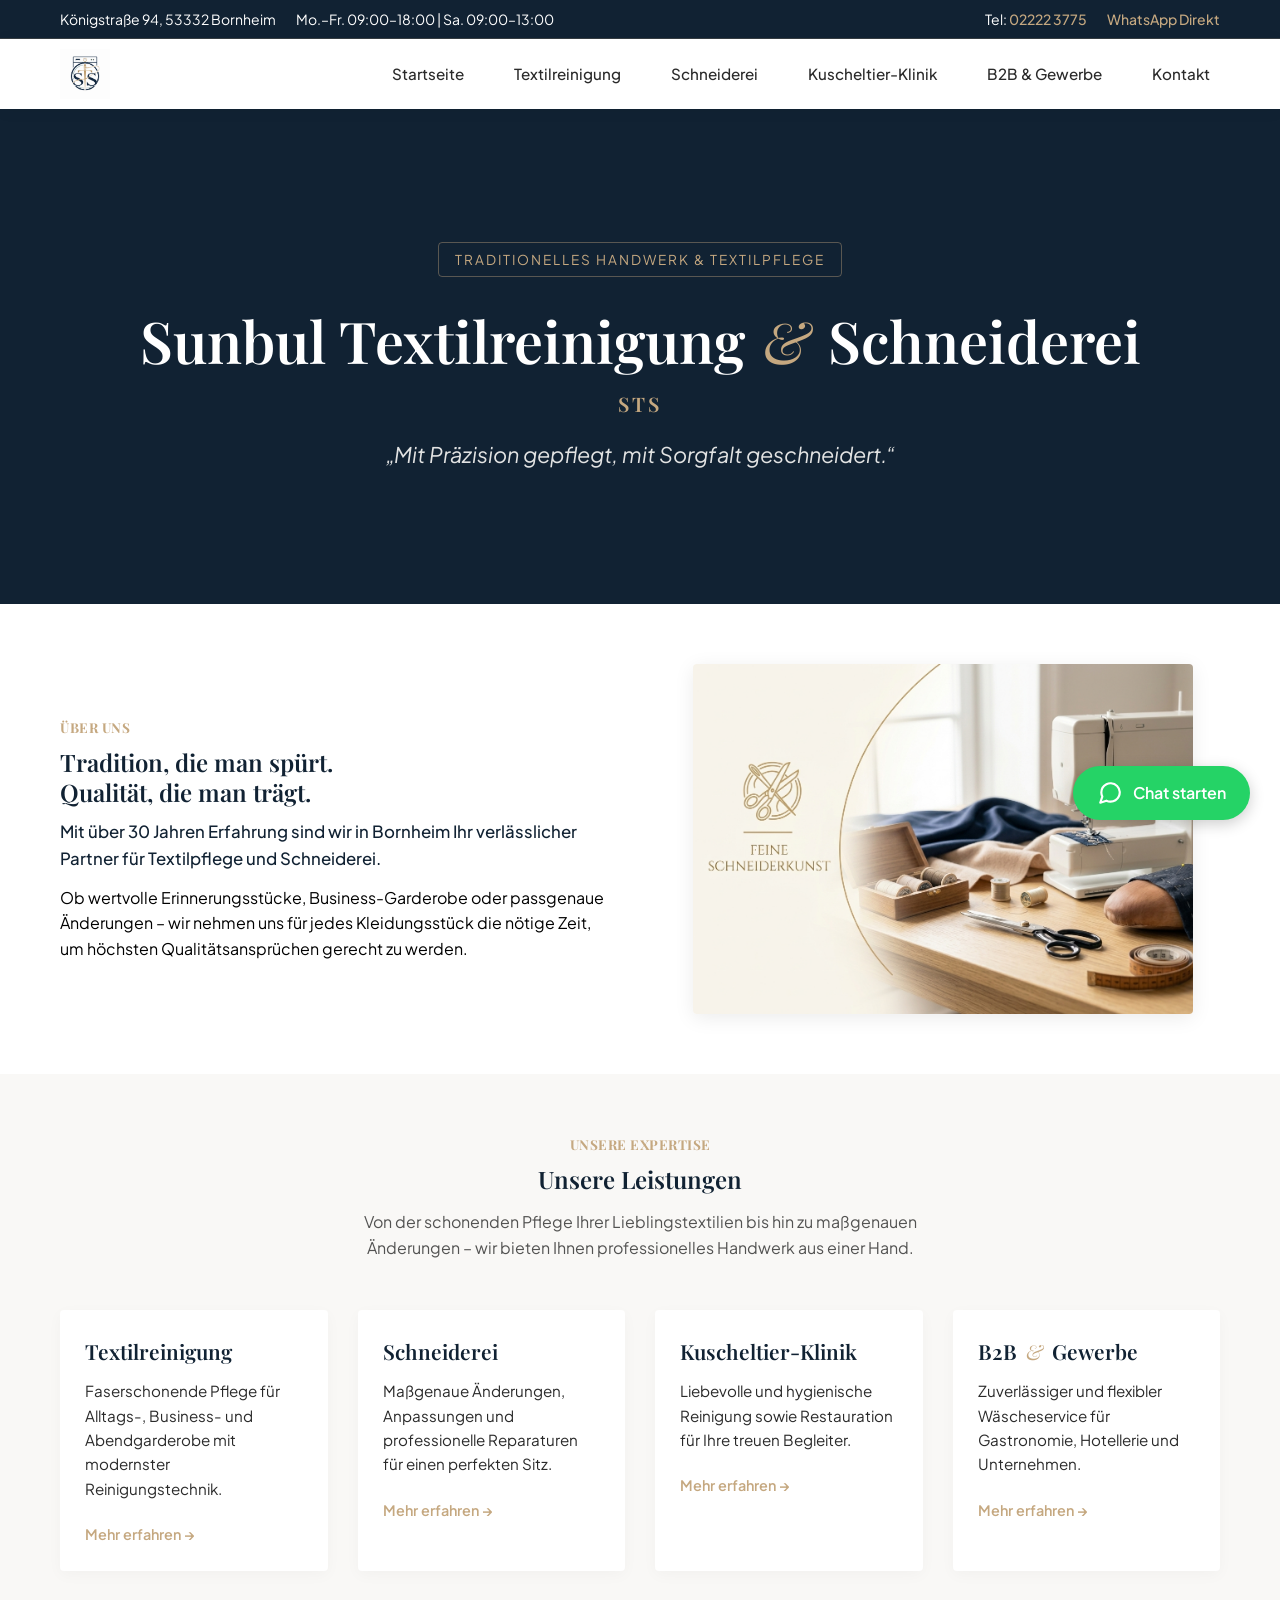
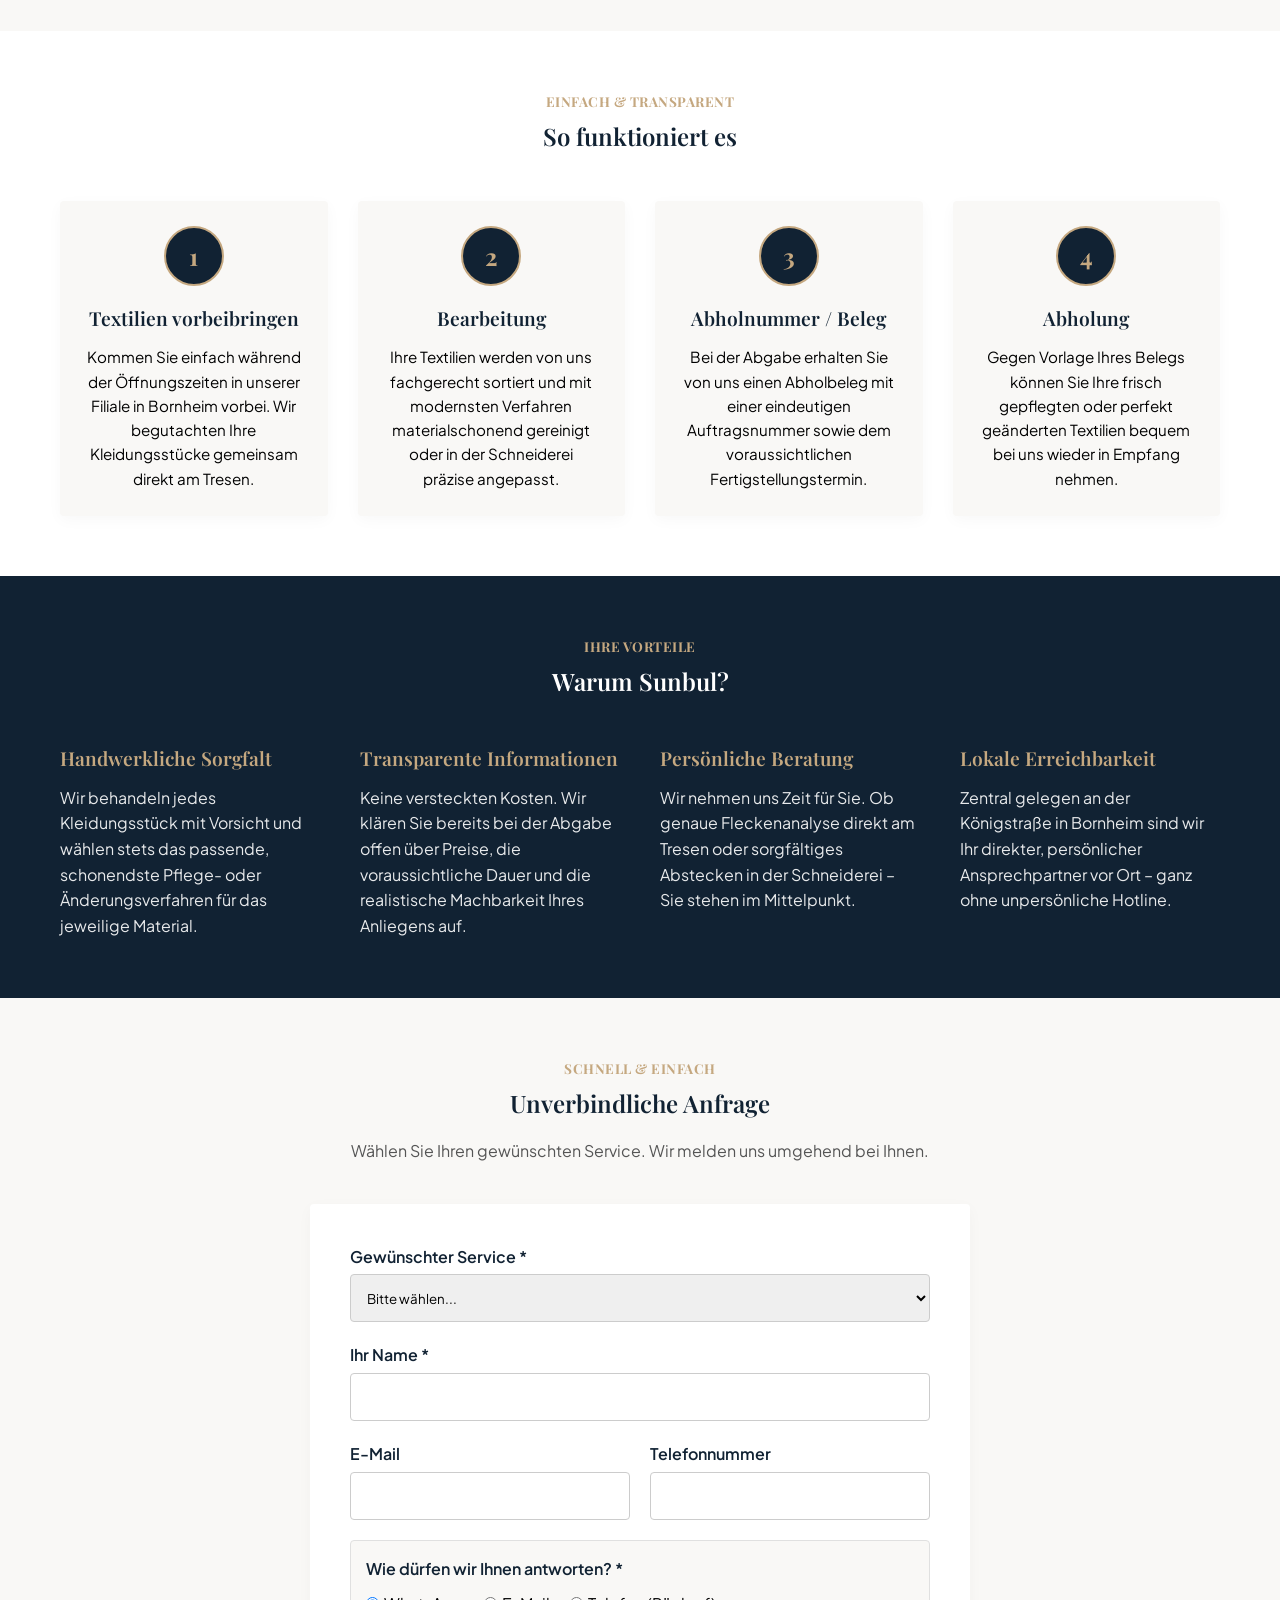
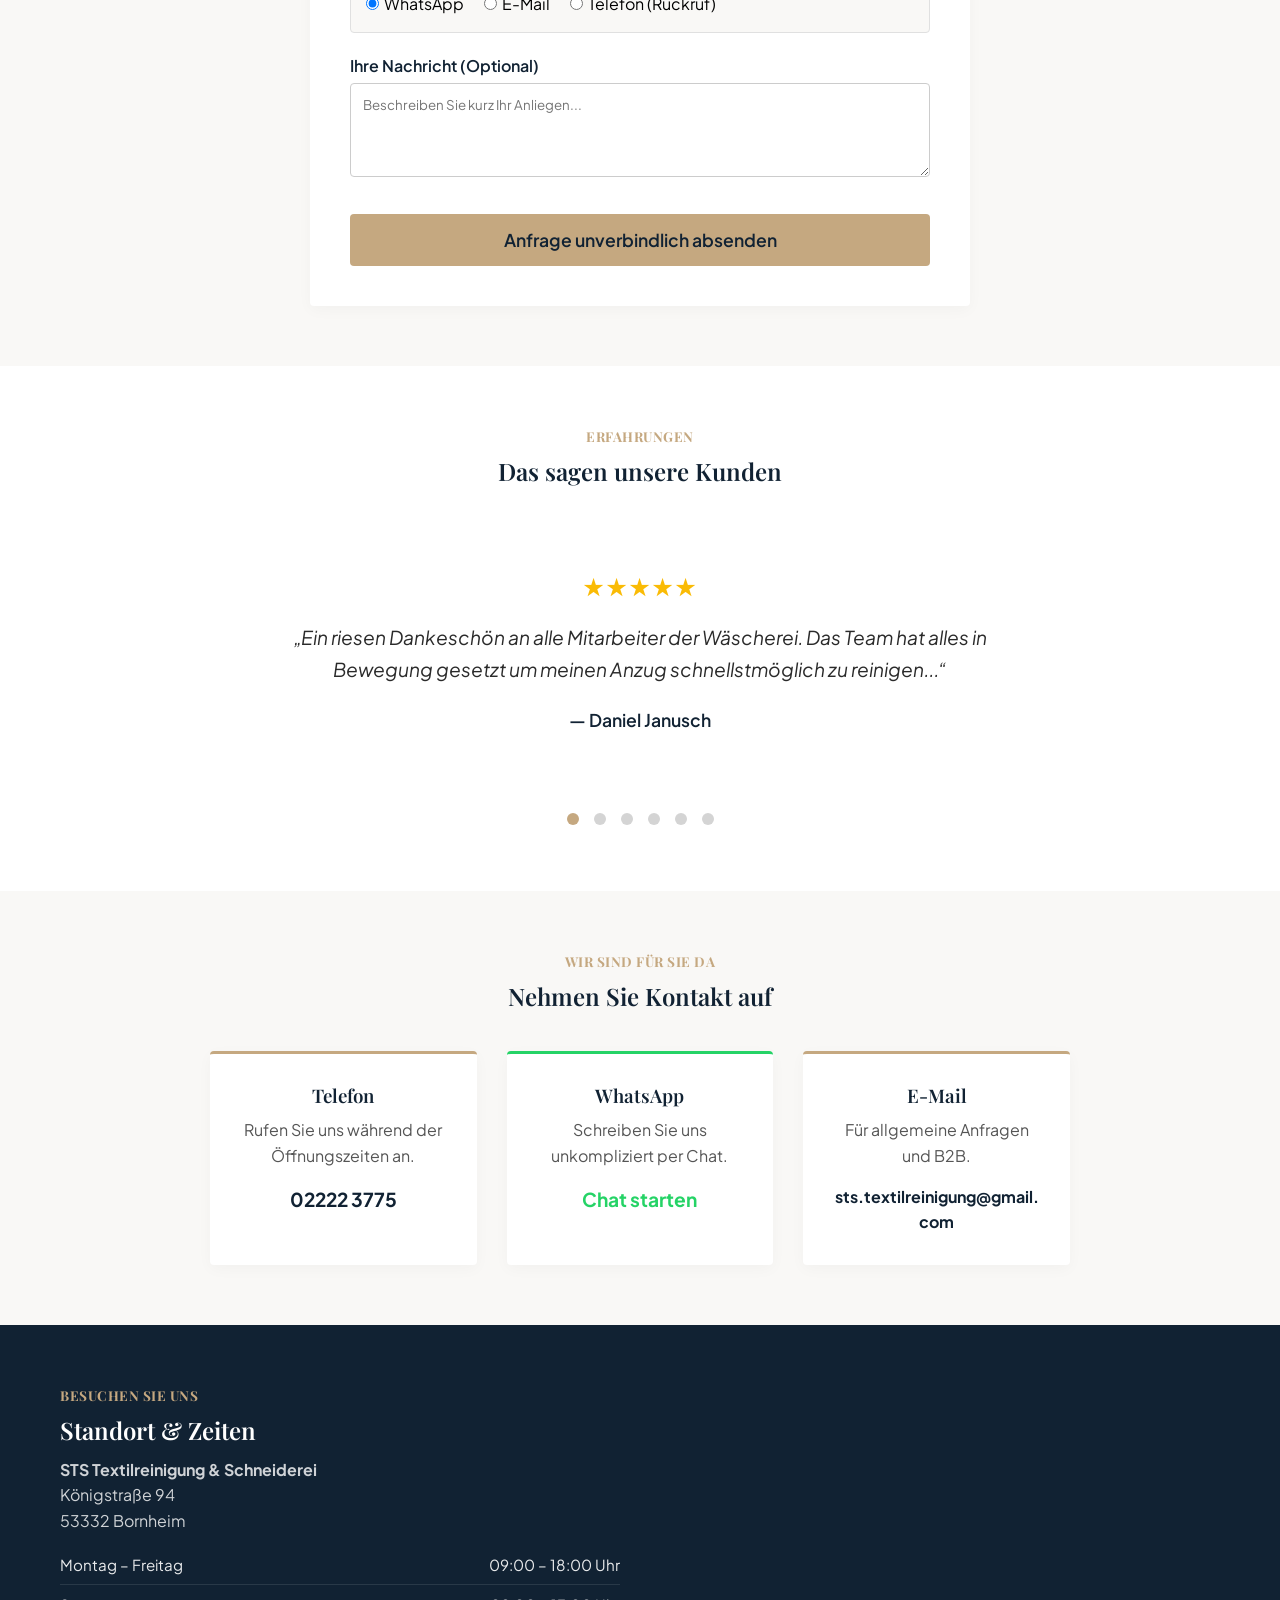
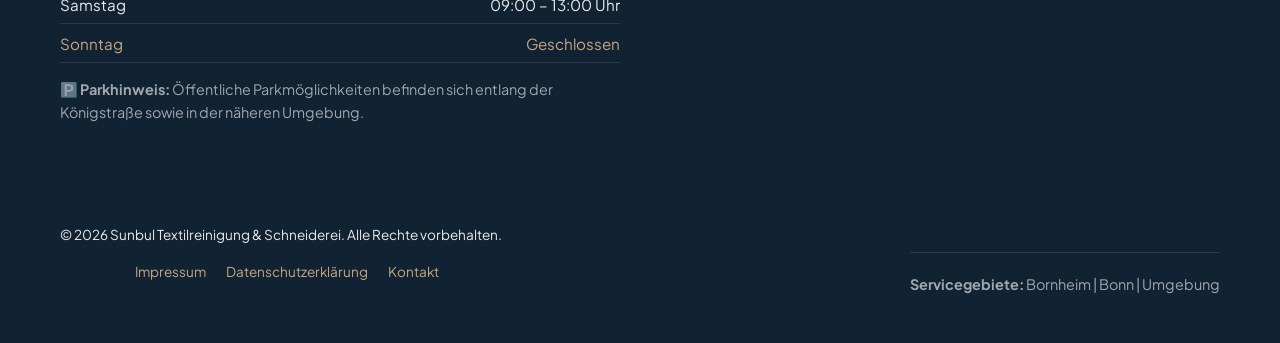
<file: index.html>
<!DOCTYPE html>
<html lang="de">
<head>
    <meta charset="UTF-8">
    <meta name="viewport" content="width=device-width, initial-scale=1.0">
    <title>Sunbul Textilreinigung & Änderungsschneiderei Bornheim</title>
    <meta name="description" content="Ihre zuverlässige Textilreinigung und Änderungsschneiderei in Bornheim. Wir pflegen Ihre Kleidung mit über 30 Jahren Erfahrung. Auch für Kunden aus Bonn.">
    
    <!-- Google Fonts -->
    <link rel="preconnect" href="https://fonts.googleapis.com">
    <link rel="preconnect" href="https://fonts.gstatic.com" crossorigin>
    <link href="https://fonts.googleapis.com/css2?family=Playfair+Display:ital,wght@0,600;0,700;1,400&family=Plus+Jakarta+Sans:wght@400;500;600;700&display=swap" rel="stylesheet">
    
    <!-- Stylesheet -->
    <link rel="stylesheet" href="style.css">
</head>
<body>

    <!-- 1. TOP-BAR -->
    <aside class="top-bar">
        <div class="container">
            <div class="top-bar-info">
                <span>Königstraße 94, 53332 Bornheim</span>
                <span>Mo.–Fr. 09:00–18:00 | Sa. 09:00–13:00</span>
            </div>
            <div class="top-bar-contact">
                <span>Tel: <a href="tel:022223775">02222 3775</a></span>
                <a href="https://wa.me/4915759547628" target="_blank" rel="noopener">WhatsApp Direkt</a>
            </div>
        </div>
    </aside>

    <!-- 2. HAUPT-HEADER -->
    <header class="main-header">
        <div class="container nav-container">
            <div class="logo">
                <a href="index.html">
                    <img src="images/logo.png.png" alt="STS Logo" class="header-logo">
                </a>
            </div>

            <nav aria-label="Hauptnavigation">
                <ul class="nav-menu">
                    <li><a href="index.html" class="nav-link">Startseite</a></li>
<li><a href="textilreinigung.html" class="nav-link">Textilreinigung</a></li>
                    <li><a href="schneiderei.html" class="nav-link">Schneiderei</a></li>
                    <li><a href="kuscheltier.html" class="nav-link">Kuscheltier-Klinik</a></li>
                    <li><a href="b2b.html" class="nav-link">B2B &amp; Gewerbe</a></li>
                    <li><a href="kontakt.html" class="nav-link">Kontakt</a></li>
                </ul>
            </nav>

            <div class="mobile-header-actions">
                <a href="tel:+4922223775" class="mobile-phone-cta" aria-label="Anrufen">
                    <svg viewBox="0 0 24 24" width="20" height="20" fill="none" stroke="currentColor" stroke-width="2" stroke-linecap="round" stroke-linejoin="round">
                        <path d="M22 16.92v3a2 2 0 0 1-2.18 2 19.79 19.79 0 0 1-8.63-3.07 19.5 19.5 0 0 1-6-6 19.79 19.79 0 0 1-3.07-8.67A2 2 0 0 1 4.11 2h3a2 2 0 0 1 2 1.72 12.84 12.84 0 0 0 .7 2.81 2 2 0 0 1-.45 2.11L8.09 9.91a16 16 0 0 0 6 6l1.27-1.27a2 2 0 0 1 2.11-.45 12.84 12.84 0 0 0 2.81.7A2 2 0 0 1 22 16.92z"></path>
                    </svg>
                </a>
                <button class="menu-toggle" aria-label="Menü öffnen" aria-expanded="false">
                    <svg viewBox="0 0 24 24" width="28" height="28" stroke="currentColor" stroke-width="2" fill="none">
                        <line x1="3" y1="12" x2="21" y2="12"></line>
                        <line x1="3" y1="6" x2="21" y2="6"></line>
                        <line x1="3" y1="18" x2="21" y2="18"></line>
                    </svg>
                </button>
            </div>
        </div>
    </header>

    <!-- 3. HAUPTINHALT -->
    <main>
        <!-- HERO BEREICH -->
        <section class="hero">
            <div class="container hero-content">
                <span class="badge">Traditionelles Handwerk &amp; Textilpflege</span>
                <h1 class="hero-title">Sunbul Textilreinigung <span class="amp">&amp;</span> Schneiderei</h1>
                <div class="hero-subtitle">STS</div>
                <p class="hero-motto">„Mit Präzision gepflegt, mit Sorgfalt geschneidert.“</p>
            </div>
        </section>

<!-- ÜBER UNS -->
        <section class="split-section" style="padding-top: 80px; border-bottom: none;">
            <div class="split-text">
                <span class="section-tag">Über Uns</span>
                <h2>Tradition, die man spürt.<br>Qualität, die man trägt.</h2>
                <p class="story-lead">Mit über 30 Jahren Erfahrung sind wir in Bornheim Ihr verlässlicher Partner für Textilpflege und Schneiderei.</p>
                <p>Ob wertvolle Erinnerungsstücke, Business-Garderobe oder passgenaue Änderungen – wir nehmen uns für jedes Kleidungsstück die nötige Zeit, um höchsten Qualitätsansprüchen gerecht zu werden.</p>
            </div>
            
            <div class="split-image">
                <img src="images/uber-uns.jpg" alt="Ladenansicht Sunbul" style="width: 100%; height: 350px; object-fit: cover; border-radius: 4px; box-shadow: 0 4px 20px rgba(0,0,0,0.08);" onerror="this.src='https://placehold.co/600x400/112233/c5a880?text=Ladenfoto+folgt'">
            </div>
        </section>

        <!-- LEISTUNGSÜBERSICHT -->
        <section class="services-overview">
            <div class="container">
                <div class="section-header text-center">
                    <span class="section-tag">Unsere Expertise</span>
                    <h2>Unsere Leistungen</h2>
                    <p class="section-intro">Von der schonenden Pflege Ihrer Lieblingstextilien bis hin zu maßgenauen Änderungen – wir bieten Ihnen professionelles Handwerk aus einer Hand.</p>
                </div>

                <div class="services-grid">
                    <a href="textilreinigung.html" class="service-card">
                        <h3>Textilreinigung</h3>
                        <p>Faserschonende Pflege für Alltags-, Business- und Abendgarderobe mit modernster Reinigungstechnik.</p>
                        <span class="read-more">Mehr erfahren &rarr;</span>
                    </a>

                    <a href="schneiderei.html" class="service-card">
                        <h3>Schneiderei</h3>
                        <p>Maßgenaue Änderungen, Anpassungen und professionelle Reparaturen für einen perfekten Sitz.</p>
                        <span class="read-more">Mehr erfahren &rarr;</span>
                    </a>

                    <a href="kuscheltier.html" class="service-card">
                        <h3>Kuscheltier-Klinik</h3>
                        <p>Liebevolle und hygienische Reinigung sowie Restauration für Ihre treuen Begleiter.</p>
                        <span class="read-more">Mehr erfahren &rarr;</span>
                    </a>

                    <a href="b2b.html" class="service-card">
                        <h3>B2B <span class="amp">&amp;</span> Gewerbe</h3>
                        <p>Zuverlässiger und flexibler Wäscheservice für Gastronomie, Hotellerie und Unternehmen.</p>
                        <span class="read-more">Mehr erfahren &rarr;</span>
                    </a>
                </div>
            </div>
        </section>

        <!-- SO FUNKTIONIERT ES (Phase 10) -->
        <section class="how-it-works" style="background-color: #ffffff; padding: 80px 20px;">
            <div class="container">
                <div class="section-header text-center" style="margin-bottom: 50px;">
                    <span class="section-tag">Einfach & Transparent</span>
                    <h2>So funktioniert es</h2>
                </div>

                <div class="steps-grid">
                    <div class="step-card">
                        <div class="step-number">1</div>
                        <h3>Textilien vorbeibringen</h3>
                        <p>Kommen Sie einfach während der Öffnungszeiten in unserer Filiale in Bornheim vorbei. Wir begutachten Ihre Kleidungsstücke gemeinsam direkt am Tresen.</p>
                    </div>
                    <div class="step-card">
                        <div class="step-number">2</div>
                        <h3>Bearbeitung</h3>
                        <p>Ihre Textilien werden von uns fachgerecht sortiert und mit modernsten Verfahren materialschonend gereinigt oder in der Schneiderei präzise angepasst.</p>
                    </div>
                    <div class="step-card">
                        <div class="step-number">3</div>
                        <h3>Abholnummer / Beleg</h3>
                        <p>Bei der Abgabe erhalten Sie von uns einen Abholbeleg mit einer eindeutigen Auftragsnummer sowie dem voraussichtlichen Fertigstellungstermin.</p>
                    </div>
                    <div class="step-card">
                        <div class="step-number">4</div>
                        <h3>Abholung</h3>
                        <p>Gegen Vorlage Ihres Belegs können Sie Ihre frisch gepflegten oder perfekt geänderten Textilien bequem bei uns wieder in Empfang nehmen.</p>
                    </div>
                </div>
            </div>
        </section> 

        <!-- WARUM SUNBUL? (Phase 11) -->
        <section class="why-us" style="background-color: var(--color-primary); color: #ffffff; padding: 80px 20px;">
            <div class="container">
                <div class="section-header text-center" style="margin-bottom: 50px;">
                    <span class="section-tag" style="color: var(--color-accent); border-color: rgba(197, 168, 128, 0.4);">Ihre Vorteile</span>
                    <h2 style="color: #ffffff;">Warum Sunbul?</h2>
                </div>

                <div style="display: grid; grid-template-columns: repeat(auto-fit, minmax(250px, 1fr)); gap: 40px;">
                    <div>
                        <h3 style="color: var(--color-accent); font-size: 1.2rem; margin-bottom: 15px;">Handwerkliche Sorgfalt</h3>
                        <p style="color: rgba(255,255,255,0.9); line-height: 1.6; margin: 0;">Wir behandeln jedes Kleidungsstück mit Vorsicht und wählen stets das passende, schonendste Pflege- oder Änderungsverfahren für das jeweilige Material.</p>
                    </div>
                    <div>
                        <h3 style="color: var(--color-accent); font-size: 1.2rem; margin-bottom: 15px;">Transparente Informationen</h3>
                        <p style="color: rgba(255,255,255,0.9); line-height: 1.6; margin: 0;">Keine versteckten Kosten. Wir klären Sie bereits bei der Abgabe offen über Preise, die voraussichtliche Dauer und die realistische Machbarkeit Ihres Anliegens auf.</p>
                    </div>
                    <div>
                        <h3 style="color: var(--color-accent); font-size: 1.2rem; margin-bottom: 15px;">Persönliche Beratung</h3>
                        <p style="color: rgba(255,255,255,0.9); line-height: 1.6; margin: 0;">Wir nehmen uns Zeit für Sie. Ob genaue Fleckenanalyse direkt am Tresen oder sorgfältiges Abstecken in der Schneiderei – Sie stehen im Mittelpunkt.</p>
                    </div>
                    <div>
                        <h3 style="color: var(--color-accent); font-size: 1.2rem; margin-bottom: 15px;">Lokale Erreichbarkeit</h3>
                        <p style="color: rgba(255,255,255,0.9); line-height: 1.6; margin: 0;">Zentral gelegen an der Königstraße in Bornheim sind wir Ihr direkter, persönlicher Ansprechpartner vor Ort – ganz ohne unpersönliche Hotline.</p>
                    </div>
                </div>
            </div>
        </section>

        <!-- UNVERBINDLICHE ANFRAGE FORMULAR (Phase 15) -->
        <section class="booking-section" style="padding: 80px 20px; background-color: #f9f8f6;">
            <div class="container" style="max-width: 700px; margin: 0 auto; text-align: center;">
                <span class="section-tag">Schnell & Einfach</span>
                <h2 style="margin-bottom: 20px;">Unverbindliche Anfrage</h2>
                <p style="margin-bottom: 40px; color: var(--text-muted);">Wählen Sie Ihren gewünschten Service. Wir melden uns umgehend bei Ihnen.</p>
                
                <div style="background: #ffffff; padding: 40px; border-radius: 4px; box-shadow: 0 4px 15px rgba(0,0,0,0.03); text-align: left;">
                    
                    <form id="inquiry-form" onsubmit="handleInquirySubmit(event)" style="display: flex; flex-direction: column; gap: 20px;">
                        
                        <div>
                            <label for="service-select" style="display: block; margin-bottom: 5px; font-weight: 600; color: var(--color-primary);">Gewünschter Service *</label>
                            <select id="service-select" required style="width: 100%; padding: 12px; border: 1px solid #ccc; border-radius: 4px; font-family: inherit;">
                                <option value="" disabled selected>Bitte wählen...</option>
                                <option value="Textilreinigung">Textilreinigung</option>
                                <option value="Schneiderei">Schneiderei (Auf Anfrage)</option>
                                <option value="Kuscheltier-Klinik">Kuscheltier-Klinik</option>
                                <option value="B2B-Service">B2B & Gewerbe</option>
                                <option value="Sonstiges">Sonstiges</option>
                            </select>
                        </div>

                        <div id="b2b-fields" style="display: none; background: #f0f4f8; padding: 15px; border-radius: 4px; border-left: 3px solid var(--color-primary);">
                            <label for="b2b-company" style="display: block; margin-bottom: 5px; font-weight: 600; color: var(--color-primary);">Firmenname *</label>
                            <input type="text" id="b2b-company" style="width: 100%; padding: 12px; border: 1px solid #ccc; border-radius: 4px; font-family: inherit;">
                        </div>

                        <div>
                            <label for="user-name" style="display: block; margin-bottom: 5px; font-weight: 600; color: var(--color-primary);">Ihr Name *</label>
                            <input type="text" id="user-name" required style="width: 100%; padding: 12px; border: 1px solid #ccc; border-radius: 4px; font-family: inherit;">
                        </div>

                        <div style="display: grid; grid-template-columns: repeat(auto-fit, minmax(200px, 1fr)); gap: 20px;">
                            <div>
                                <label for="user-email" style="display: block; margin-bottom: 5px; font-weight: 600; color: var(--color-primary);">E-Mail</label>
                                <input type="email" id="user-email" style="width: 100%; padding: 12px; border: 1px solid #ccc; border-radius: 4px; font-family: inherit;">
                            </div>
                            <div>
                                <label for="user-phone" style="display: block; margin-bottom: 5px; font-weight: 600; color: var(--color-primary);">Telefonnummer</label>
                                <input type="tel" id="user-phone" style="width: 100%; padding: 12px; border: 1px solid #ccc; border-radius: 4px; font-family: inherit;">
                            </div>
                        </div>

                        <div style="background: #f9f8f6; padding: 15px; border-radius: 4px; border: 1px solid #e0e0e0;">
                            <label style="display: block; margin-bottom: 10px; font-weight: 600; color: var(--color-primary);">Wie dürfen wir Ihnen antworten? *</label>
                            <div style="display: flex; gap: 20px; flex-wrap: wrap;">
                                <label style="cursor: pointer; display: flex; align-items: center; gap: 5px;">
                                    <input type="radio" name="contact-method" value="WhatsApp" checked> WhatsApp
                                </label>
                                <label style="cursor: pointer; display: flex; align-items: center; gap: 5px;">
                                    <input type="radio" name="contact-method" value="E-Mail"> E-Mail
                                </label>
                                <label style="cursor: pointer; display: flex; align-items: center; gap: 5px;">
                                    <input type="radio" name="contact-method" value="Telefon"> Telefon (Rückruf)
                                </label>
                            </div>
                        </div>
                        
                        <small id="contact-error" style="color: #d9534f; display: none; font-weight: 600;"></small>

                        <div>
                            <label for="user-message" style="display: block; margin-bottom: 5px; font-weight: 600; color: var(--color-primary);">Ihre Nachricht (Optional)</label>
                            <textarea id="user-message" rows="4" placeholder="Beschreiben Sie kurz Ihr Anliegen..." style="width: 100%; padding: 12px; border: 1px solid #ccc; border-radius: 4px; font-family: inherit; resize: vertical;"></textarea>
                        </div>

                        <button type="submit" class="header-cta" style="border: none; cursor: pointer; width: 100%; font-size: 1.1rem; padding: 15px; margin-top: 10px;">
                            Anfrage unverbindlich absenden
                        </button>
                    </form>
                </div>
            </div>
        </section>
    
        <!-- KUNDENSTIMMEN / BEWERTUNGEN (Phase 12) -->
        <section class="testimonials-section" style="background-color: #ffffff; padding: 80px 20px; text-align: center;">
            <div class="container" style="max-width: 800px; margin: 0 auto;">
                <span class="section-tag">Erfahrungen</span>
                <h2 style="margin-bottom: 40px;">Das sagen unsere Kunden</h2>

                <div class="slider-container">
                    <div class="testimonial-slide fade">
                        <div class="stars">★★★★★</div>
                        <p class="review-text">„Ein riesen Dankeschön an alle Mitarbeiter der Wäscherei. Das Team hat alles in Bewegung gesetzt um meinen Anzug schnellstmöglich zu reinigen...“</p>
                        <p class="review-author">— Daniel Janusch</p>
                    </div>
                    <div class="testimonial-slide fade">
                        <div class="stars">★★★★★</div>
                        <p class="review-text">„Seit Frau Z das Geschäft übernommen hat, bringe ich meine Uniformhosen, Dienstanzug zu ihr. Die Reinigung war bis jetzt immer perfekt.“</p>
                        <p class="review-author">— Ein Google-Nutzer</p>
                    </div>
                    <div class="testimonial-slide fade">
                        <div class="stars">★★★★★</div>
                        <p class="review-text">„Wie jedes Jahr kurz vor Wintereinbruch gebe ich hier meine Wintermäntel & Jacken zur Reinigung ab... 5 Sterne von mir für eine professionelle Reinigung in allen Belangen.“</p>
                        <p class="review-author">— david hanke</p>
                    </div>
                    <div class="testimonial-slide fade">
                        <div class="stars">★★★★★</div>
                        <p class="review-text">„Ich bin hochzufrieden! Top Qualität in der Reinigung. Die Inhaberin ist sehr kompetent und engagiert und hat mir schon das ein oder andere Kleidungsstück 'gerettet'.“</p>
                        <p class="review-author">— Renate Breuer</p>
                    </div>
                    <div class="testimonial-slide fade">
                        <div class="stars">★★★★★</div>
                        <p class="review-text">„Bringe meine Wäsche in die Bornheimer Wäscherei seit der Flut im letzten Jahr. Sie sind mir sehr entgegen gekommen, werde immer sehr freundlich begrüßt, und alles ist Top.“</p>
                        <p class="review-author">— Gisela Kröger</p>
                    </div>
                    <div class="testimonial-slide fade">
                        <div class="stars">★★★★★</div>
                        <p class="review-text">„Ich bin sehr zufrieden mit der Reinigung, die Mitarbeiter sind sehr freundlich und kompetent. Sehr zu empfehlen.“</p>
                        <p class="review-author">— Sebastian Schneider</p>
                    </div>
                </div>

                <div style="text-align:center; margin-top: 30px;">
                    <span class="dot" onclick="currentSlide(1)"></span> 
                    <span class="dot" onclick="currentSlide(2)"></span> 
                    <span class="dot" onclick="currentSlide(3)"></span> 
                    <span class="dot" onclick="currentSlide(4)"></span> 
                    <span class="dot" onclick="currentSlide(5)"></span> 
                    <span class="dot" onclick="currentSlide(6)"></span> 
                </div>
            </div>
        </section>

        <!-- KONTAKTBEREICH STARTSEITE (Phase 14) -->
        <section class="contact-section" style="padding: 80px 20px; background-color: #f9f8f6;">
            <div class="container" style="max-width: 900px; margin: 0 auto; text-align: center;">
                <span class="section-tag">Wir sind für Sie da</span>
                <h2 style="margin-bottom: 40px; color: var(--color-primary);">Nehmen Sie Kontakt auf</h2>
                
                <div style="display: grid; grid-template-columns: repeat(auto-fit, minmax(250px, 1fr)); gap: 30px;">
                    <div style="background: #ffffff; padding: 30px; border-radius: 4px; border-top: 3px solid var(--color-accent); box-shadow: 0 4px 15px rgba(0,0,0,0.03);">
                        <h3 style="color: var(--color-primary); margin-bottom: 10px;">Telefon</h3>
                        <p style="margin-bottom: 15px; color: var(--text-muted);">Rufen Sie uns während der Öffnungszeiten an.</p>
                        <a href="tel:+4922223775" style="font-size: 1.2rem; font-weight: bold; color: var(--color-primary); text-decoration: none;">02222 3775</a>
                    </div>
                    <div style="background: #ffffff; padding: 30px; border-radius: 4px; border-top: 3px solid #25D366; box-shadow: 0 4px 15px rgba(0,0,0,0.03);">
                        <h3 style="color: var(--color-primary); margin-bottom: 10px;">WhatsApp</h3>
                        <p style="margin-bottom: 15px; color: var(--text-muted);">Schreiben Sie uns unkompliziert per Chat.</p>
                        <a href="https://wa.me/4915759547628?text=Hallo%20STS%20Team,%20ich%20habe%20eine%20Anfrage." target="_blank" rel="noopener" style="font-size: 1.2rem; font-weight: bold; color: #25D366; text-decoration: none;">Chat starten</a>
                    </div>
                    <div style="background: #ffffff; padding: 30px; border-radius: 4px; border-top: 3px solid var(--color-accent); box-shadow: 0 4px 15px rgba(0,0,0,0.03);">
                        <h3 style="color: var(--color-primary); margin-bottom: 10px;">E-Mail</h3>
                        <p style="margin-bottom: 15px; color: var(--text-muted);">Für allgemeine Anfragen und B2B.</p>
                        <a href="mailto:sts.textilreinigung@gmail.com" class="business-email" style="font-size: 1rem; font-weight: bold; color: var(--color-primary); text-decoration: none; word-break: break-all;">sts.textilreinigung@gmail.com</a>
                    </div>
                </div>
            </div>
        </section>

        <!-- 6. STANDORT & ZEITEN -->
        <section id="kontakt" class="contact-section" style="background-color: var(--color-primary); padding: 80px 20px;">
            <div class="container contact-grid">
                <div class="contact-info">
                    <span class="section-tag" style="color: var(--color-accent);">Besuchen Sie uns</span>
                    <h2 style="color: #ffffff;">Standort & Zeiten</h2>
                    <p class="contact-address" style="color: rgba(255,255,255,0.8);">
                        <strong>STS Textilreinigung & Schneiderei</strong><br>
                        Königstraße 94<br>
                        53332 Bornheim
                    </p>
                    
                    <div class="hours-list" style="color: rgba(255,255,255,0.9);">
                        <div class="hour-row">
                            <span>Montag – Freitag</span>
                            <span>09:00 – 18:00 Uhr</span>
                        </div>
                        <div class="hour-row">
                            <span>Samstag</span>
                            <span>09:00 – 13:00 Uhr</span>
                        </div>
                        <div class="hour-row closed">
                            <span>Sonntag</span>
                            <span>Geschlossen</span>
                        </div>
                    </div>

                    <p style="margin-top: 15px; font-size: 0.9rem; color: rgba(255,255,255,0.6);">
                        🅿️ <strong>Parkhinweis:</strong> Öffentliche Parkmöglichkeiten befinden sich entlang der Königstraße sowie in der näheren Umgebung.
                    </p>
                </div>
                
                <div class="contact-map">
                    <iframe 
                        src="https://maps.google.com/maps?q=K%C3%B6nigstra%C3%9Fe%2094,%2053332%20Bornheim&t=&z=15&ie=UTF8&iwloc=&output=embed" 
                        width="100%" 
                        height="320" 
                        style="border:0; border-radius: var(--border-radius);" 
                        allowfullscreen="" 
                        loading="lazy" 
                        referrerpolicy="no-referrer-when-downgrade">
                    </iframe>
                </div>
            </div>
        </section>

    </main>

    <!-- 4. FOOTER (Phase 27) -->
    <footer class="site-footer" style="background-color: var(--color-primary); color: #ffffff; padding: 40px 20px; text-align: center;">
        <div class="container footer-content">
            <div class="footer-legal" style="margin-bottom: 20px;">
                <p style="margin: 0; color: rgba(255,255,255,0.9);">&copy; 2026 Sunbul Textilreinigung & Schneiderei. Alle Rechte vorbehalten.</p>
                <nav class="legal-links" style="display: flex; justify-content: center; flex-wrap: wrap; gap: 20px; margin-top: 15px;">
                    <a href="impressum.html" style="color: var(--color-accent); text-decoration: none;">Impressum</a>
                    <a href="datenschutz.html" style="color: var(--color-accent); text-decoration: none;">Datenschutzerklärung</a>
                    <a href="kontakt.html" style="color: var(--color-accent); text-decoration: none;">Kontakt</a>
                </nav>
            </div>
            
            <div class="footer-service" style="margin-top: 20px; padding-top: 20px; border-top: 1px solid rgba(255,255,255,0.1);">
                <p style="margin: 0; color: rgba(255,255,255,0.6); font-size: 0.9rem;"><strong>Servicegebiete:</strong> Bornheim | Bonn | Umgebung</p>
            </div>
        </div>
    </footer>

    <!-- SCHWEBENDER WHATSAPP-BUTTON (UNTEN RECHTS) -->
    <a href="https://wa.me/4915759547628?text=Hallo%20STS%20Team,%20ich%20habe%20eine%20Anfrage." class="whatsapp-float" target="_blank" rel="noopener noreferrer">
        <svg viewBox="0 0 24 24" width="24" height="24" fill="none" stroke="currentColor" stroke-width="2" stroke-linecap="round" stroke-linejoin="round">
            <path d="M21 11.5a8.38 8.38 0 0 1-.9 3.8 8.5 8.5 0 0 1-7.6 4.7 8.38 8.38 0 0 1-3.8-.9L3 21l1.9-5.7a8.38 8.38 0 0 1-.9-3.8 8.5 8.5 0 0 1 4.7-7.6 8.38 8.38 0 0 1 3.8-.9h.5a8.48 8.48 0 0 1 8 8v.5z"></path>
        </svg>
        <span>Chat starten</span>
    </a>

    <!-- Scroll-to-Top Button -->
    <button class="scroll-top-btn" aria-label="Nach oben scrollen">
        <svg viewBox="0 0 24 24" width="20" height="20" stroke="currentColor" stroke-width="2" fill="none" stroke-linecap="round" stroke-linejoin="round">
            <polyline points="18 15 12 9 6 15"></polyline>
        </svg>
    </button>

    <!-- ALLE JAVASCRIPT LOGIKEN -->
    <script>
        // Formular-Logik
        document.getElementById('service-select')?.addEventListener('change', function() {
            const b2bFields = document.getElementById('b2b-fields');
            const b2bCompany = document.getElementById('b2b-company');
            if (this.value === 'B2B-Service') {
                b2bFields.style.display = 'block';
                b2bCompany.required = true;
            } else {
                b2bFields.style.display = 'none';
                b2bCompany.required = false;
            }
        });

        function handleInquirySubmit(event) {
            event.preventDefault();
            const service = document.getElementById('service-select').value;
            const name = document.getElementById('user-name').value;
            const email = document.getElementById('user-email').value;
            const phone = document.getElementById('user-phone').value;
            const message = document.getElementById('user-message').value;
            const company = document.getElementById('b2b-company').value;
            const contactMethod = document.querySelector('input[name="contact-method"]:checked').value;
            const errorMsg = document.getElementById('contact-error');

            if ((contactMethod === 'WhatsApp' || contactMethod === 'Telefon') && !phone) {
                errorMsg.innerText = `Für eine Antwort per ${contactMethod} benötigen wir bitte Ihre Telefonnummer.`;
                errorMsg.style.display = 'block';
                return; 
            }
            if (contactMethod === 'E-Mail' && !email) {
                errorMsg.innerText = `Für eine Antwort per E-Mail benötigen wir bitte Ihre E-Mail-Adresse.`;
                errorMsg.style.display = 'block';
                return; 
            }
            errorMsg.style.display = 'none';

            const subject = encodeURIComponent(`Neue Web-Anfrage: ${service} von ${name}`);
            let bodyText = `Hallo STS Team,\n\nes gibt eine neue Anfrage über die Website.\n\n📌 Service: ${service}\n`;
            if (service === 'B2B-Service') bodyText += `🏢 Firma: ${company}\n`;
            bodyText += `👤 Name: ${name}\n✉️ E-Mail: ${email ? email : '-'}\n📞 Telefon: ${phone ? phone : '-'}\n✅ Gewünschte Antwort per: ${contactMethod}\n\n💬 Nachricht:\n${message ? message : 'Keine Nachricht hinterlassen.'}`;
            window.location.href = `mailto:sts.textilreinigung@gmail.com?subject=${subject}&body=${encodeURIComponent(bodyText)}`;
        }

        // Slider-Logik
        let slideIndex = 1;
        let slideTimer;

        function showSlides(n) {
            let i;
            let slides = document.getElementsByClassName("testimonial-slide");
            let dots = document.getElementsByClassName("dot");
            if (!slides.length) return; 
            if (n > slides.length) {slideIndex = 1}    
            if (n < 1) {slideIndex = slides.length}
            for (i = 0; i < slides.length; i++) {
                slides[i].style.display = "none";  
            }
            for (i = 0; i < dots.length; i++) {
                dots[i].className = dots[i].className.replace(" active-dot", "");
            }
            slides[slideIndex-1].style.display = "block";  
            dots[slideIndex-1].className += " active-dot";
        }

        function currentSlide(n) {
            showSlides(slideIndex = n);
            clearInterval(slideTimer);
            slideTimer = setInterval(autoSlide, 7000);
        }

        function autoSlide() {
            slideIndex++;
            showSlides(slideIndex);
        }

        // Menü & Scroll-Logik
        document.addEventListener("DOMContentLoaded", function() {
            // Slider starten
            showSlides(slideIndex);
            slideTimer = setInterval(autoSlide, 7000);

            // Menü Toggle
            const menuToggle = document.querySelector(".menu-toggle");
            const navMenu = document.querySelector(".nav-menu");
            if (menuToggle && navMenu) {
                menuToggle.addEventListener("click", function() {
                    navMenu.classList.toggle("active");
                });
            }

            // Sticky Header & Scroll To Top
            const header = document.querySelector(".main-header");
            const scrollTopBtn = document.querySelector('.scroll-top-btn');

            window.addEventListener('scroll', function() {
                if (header) {
                    if (window.scrollY > 50) header.classList.add("compact");
                    else header.classList.remove("compact");
                }
                if (scrollTopBtn) {
                    if (window.scrollY > 300) scrollTopBtn.classList.add('visible');
                    else scrollTopBtn.classList.remove('visible');
                }
            });

            if (scrollTopBtn) {
                scrollTopBtn.addEventListener('click', function() {
                    window.scrollTo({ top: 0, behavior: 'smooth' });
                });
            }
        });
    </script>
</body>
</html>
</file>
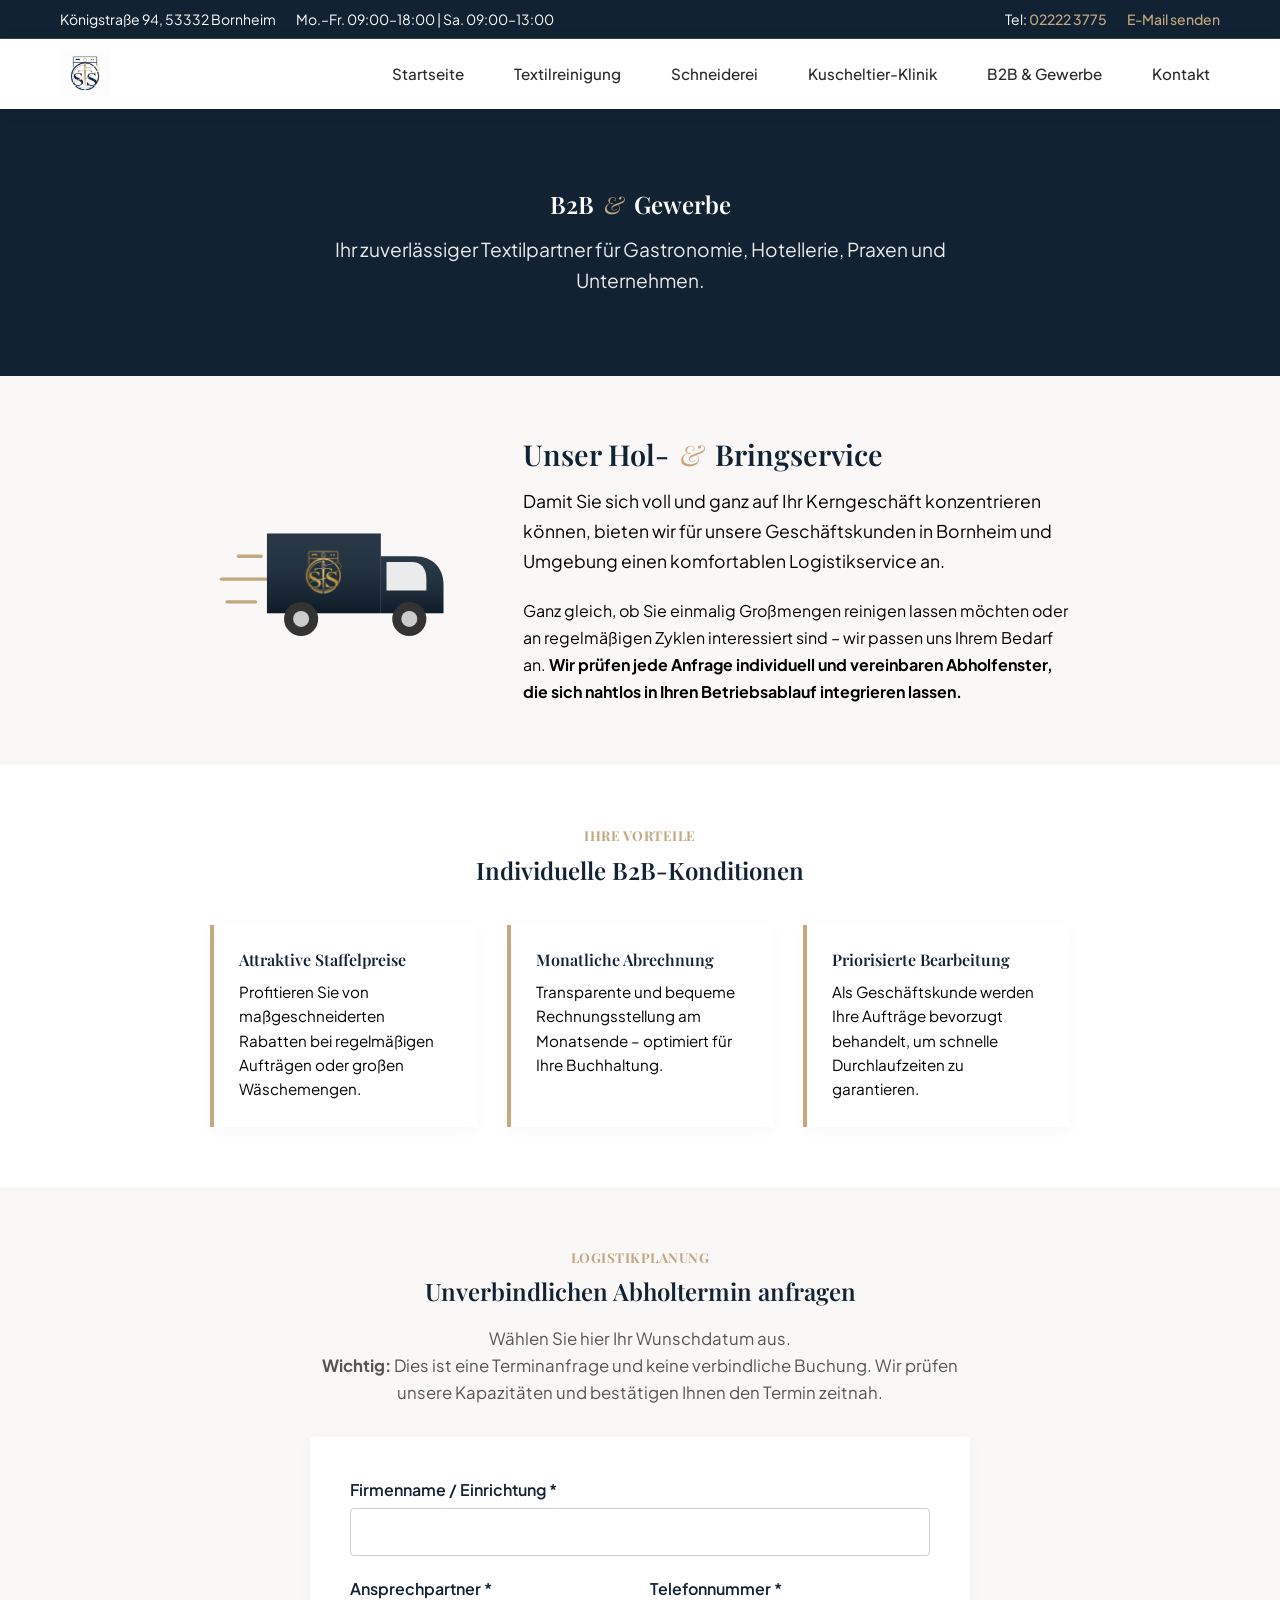
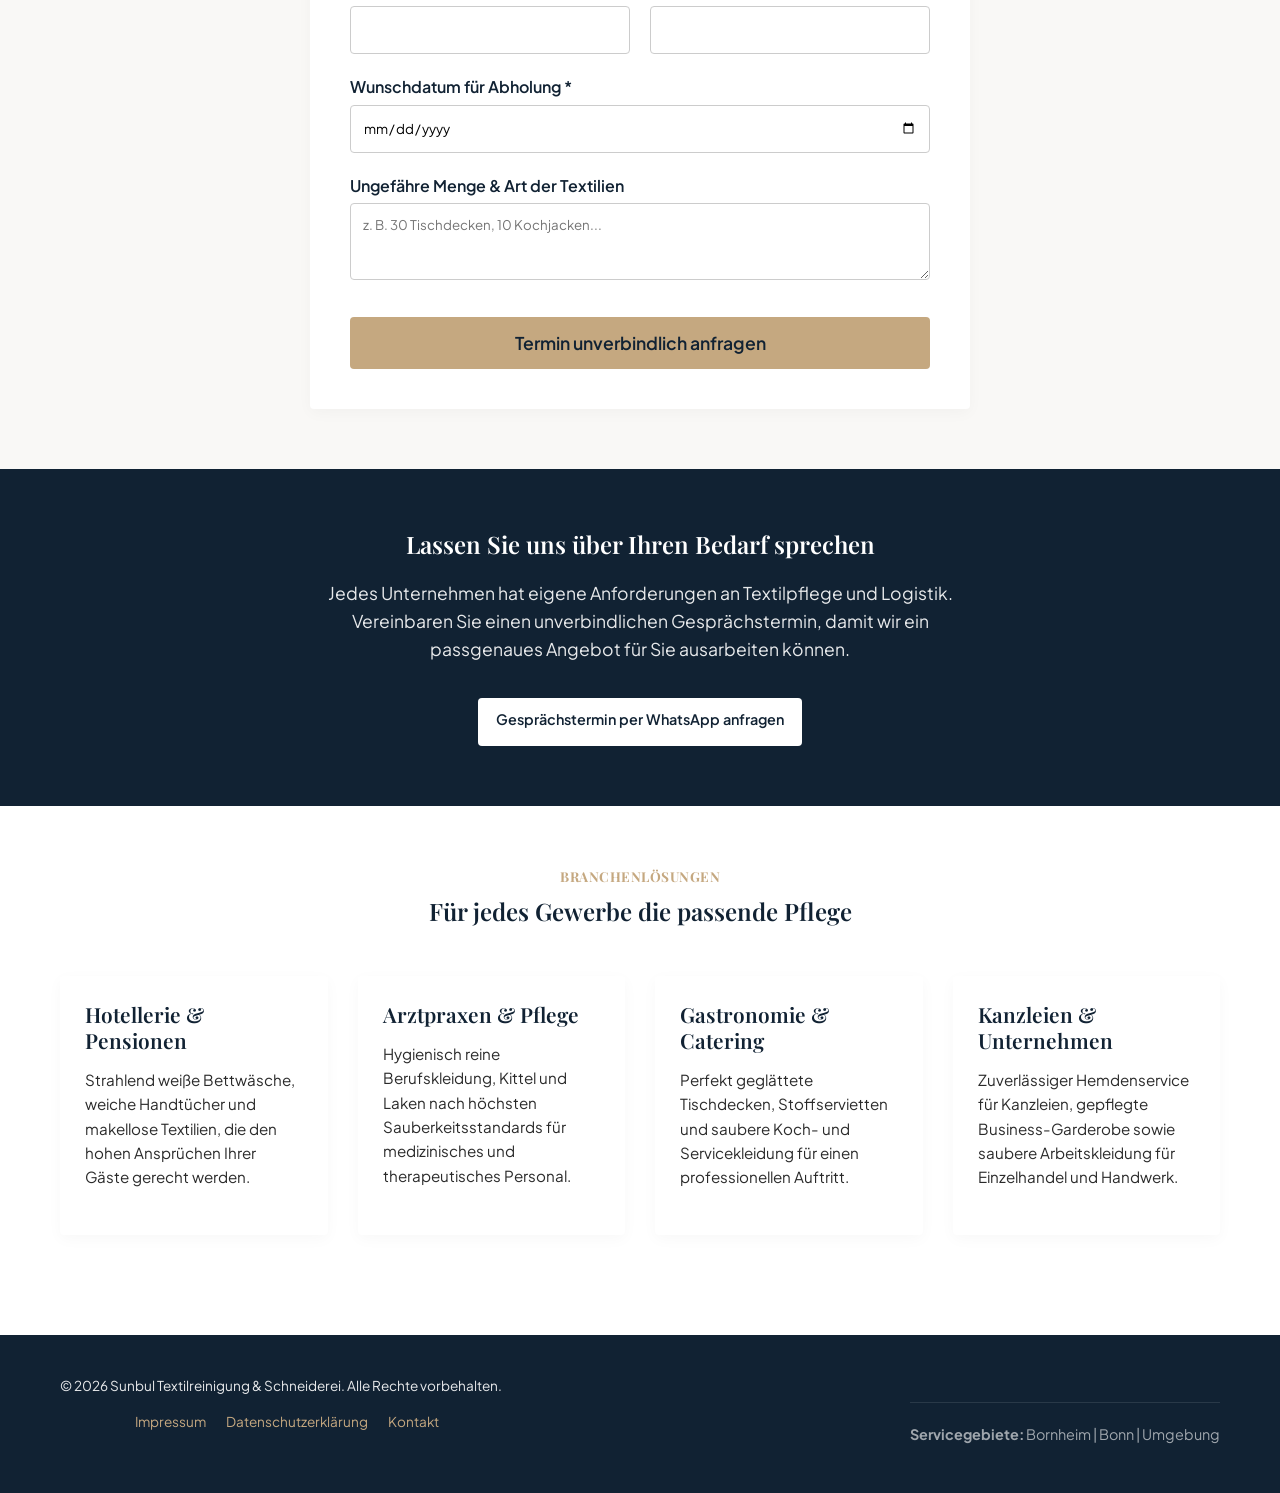
<file: b2b.html>
<!DOCTYPE html>
<html lang="de">
<head>
    <meta charset="UTF-8">
    <meta name="viewport" content="width=device-width, initial-scale=1.0">
    <title>B2B Wäscheservice & Textilreinigung für Gewerbe | Bornheim & Bonn</title>
    <meta name="description" content="Zuverlässiger B2B Wäscheservice für Gastronomie, Hotellerie und Praxen in Bornheim und Bonn. Flexible Abholung und transparente Preise.">
    
    <link rel="preconnect" href="https://fonts.googleapis.com">
    <link rel="preconnect" href="https://fonts.gstatic.com" crossorigin>
    <link href="https://fonts.googleapis.com/css2?family=Playfair+Display:ital,wght@0,600;0,700;1,400&family=Plus+Jakarta+Sans:wght@400;500;600;700&display=swap" rel="stylesheet">
    <link rel="stylesheet" href="style.css">
</head>
<body>

<!-- 1. TOP-BAR -->
    <aside class="top-bar">
        <div class="container">
            <div class="top-bar-info">
                <span>Königstraße 94, 53332 Bornheim</span>
                <span>Mo.–Fr. 09:00–18:00 | Sa. 09:00–13:00</span>
            </div>
            <div class="top-bar-contact">
                <span>Tel: <a href="tel:+4922223775">02222 3775</a></span>
                <a href="mailto:sts.textilreinigung@gmail.com" class="business-email">E-Mail senden</a>
            </div>
        </div>
    </aside>

    <!-- 2. HAUPT-HEADER -->
    <header class="main-header">
        <div class="container nav-container">
            <div class="logo">
                <a href="index.html">
                    <img src="images/logo.png.png" alt="STS Logo" class="header-logo">
                </a>
            </div>

            <nav aria-label="Hauptnavigation">
                <ul class="nav-menu">
                    <li><a href="index.html" class="nav-link">Startseite</a></li>
<li><a href="textilreinigung.html" class="nav-link">Textilreinigung</a></li>
                    <li><a href="schneiderei.html" class="nav-link">Schneiderei</a></li>
                    <li><a href="kuscheltier.html" class="nav-link">Kuscheltier-Klinik</a></li>
                    <li><a href="b2b.html" class="nav-link">B2B &amp; Gewerbe</a></li>
                    <li><a href="kontakt.html" class="nav-link">Kontakt</a></li>
                </ul>
            </nav>

            <div class="mobile-header-actions">
                <a href="tel:+4922223775" class="mobile-phone-cta" aria-label="Anrufen">
                    <svg viewBox="0 0 24 24" width="20" height="20" fill="none" stroke="currentColor" stroke-width="2" stroke-linecap="round" stroke-linejoin="round">
                        <path d="M22 16.92v3a2 2 0 0 1-2.18 2 19.79 19.79 0 0 1-8.63-3.07 19.5 19.5 0 0 1-6-6 19.79 19.79 0 0 1-3.07-8.67A2 2 0 0 1 4.11 2h3a2 2 0 0 1 2 1.72 12.84 12.84 0 0 0 .7 2.81 2 2 0 0 1-.45 2.11L8.09 9.91a16 16 0 0 0 6 6l1.27-1.27a2 2 0 0 1 2.11-.45 12.84 12.84 0 0 0 2.81.7A2 2 0 0 1 22 16.92z"></path>
                    </svg>
                </a>
                <button class="menu-toggle" aria-label="Menü öffnen" aria-expanded="false">
                    <svg viewBox="0 0 24 24" width="28" height="28" stroke="currentColor" stroke-width="2" fill="none">
                        <line x1="3" y1="12" x2="21" y2="12"></line>
                        <line x1="3" y1="6" x2="21" y2="6"></line>
                        <line x1="3" y1="18" x2="21" y2="18"></line>
                    </svg>
                </button>
            </div>
        </div>
    </header>

    <!-- 3. HAUPTINHALT B2B -->
    <main>
        <!-- Intro Hero -->
        <section class="page-hero" style="background-color: var(--color-primary); padding: 60px 20px; text-align: center;">
            <div class="container">
                <h1 style="color: #ffffff; margin-bottom: 15px;">B2B <span class="amp">&amp;</span> Gewerbe</h1>
                <p style="font-size: 1.2rem; max-width: 650px; margin: 0 auto; color: rgba(255,255,255,0.9);">Ihr zuverlässiger Textilpartner für Gastronomie, Hotellerie, Praxen und Unternehmen.</p>
            </div>
        </section>
        <!-- Abholservice & Van Illustration (Punkte 86, 87, 88, 89) -->
        <section style="background-color: #f9f8f6; padding: 80px 20px;">
            <div class="container" style="max-width: 900px; margin: 0 auto; display: flex; flex-wrap: wrap; align-items: center; justify-content: center; gap: 40px;">
                
<!-- SVG Van mit Bewegungslinien (Vergrößert) -->
                <div style="flex: 1; min-width: 250px; text-align: center;">
                    <svg width="100%" style="max-width: 380px; height: auto;" viewBox="0 0 240 140" fill="none" xmlns="http://www.w3.org/2000/svg">
                        <!-- Bewegungslinien / Wind -->
                        <path d="M10 80 L50 80" stroke="var(--color-accent)" stroke-width="3" stroke-linecap="round"/>
                        <path d="M25 60 L45 60" stroke="var(--color-accent)" stroke-width="3" stroke-linecap="round"/>
                        <path d="M15 100 L40 100" stroke="var(--color-accent)" stroke-width="3" stroke-linecap="round"/>
                        
                        <!-- Der Van -->
                        <!-- Kastenaufbau -->
                        <path d="M50 40 h 100 v 70 h -100 z" fill="var(--color-primary)"/>
                        <path d="M50 40 h 100 v 70 h -100 z" fill="url(#vanGradient)"/>
                        <!-- Fahrerkabine -->
                        <path d="M150 60 h 30 c 15 0 25 10 25 25 v 25 h -55 z" fill="var(--color-primary)"/>
                        <path d="M150 60 h 30 c 15 0 25 10 25 25 v 25 h -55 z" fill="url(#vanGradient)"/>
                        <!-- Fenster -->
                        <path d="M155 65 h 22 c 8 0 13 5 13 15 v 10 h -35 z" fill="#ffffff" opacity="0.9"/>
                        
                        <!-- ECHTES LOGO AUF DEM VAN (Vergrößert) -->
                        <image href="images/logo-gold.png" x="72" y="47" width="55" height="55" />

                        <!-- Räder -->
                        <circle cx="80" cy="115" r="15" fill="#333"/>
                        <circle cx="80" cy="115" r="7" fill="#ccc"/>
                        <circle cx="175" cy="115" r="15" fill="#333"/>
                        <circle cx="175" cy="115" r="7" fill="#ccc"/>
                        
                        <!-- Farbverlauf für leichten 3D-Effekt -->
                        <defs>
                            <linearGradient id="vanGradient" x1="0" y1="0" x2="0" y2="1">
                                <stop offset="0%" stop-color="#ffffff" stop-opacity="0.1"/>
                                <stop offset="100%" stop-color="#000000" stop-opacity="0.2"/>
                            </linearGradient>
                        </defs>
                    </svg>
                </div>

                <!-- Text-Bereich: Flexibler Abholprozess (86) -->
                <div style="flex: 2; min-width: 300px;">
                    <h3 style="color: var(--color-primary); font-size: 1.8rem; margin-bottom: 15px;">Unser Hol- <span class="amp">&amp;</span> Bringservice</h3>
                    <p style="font-size: 1.1rem; line-height: 1.7; margin-bottom: 20px;">
                        Damit Sie sich voll und ganz auf Ihr Kerngeschäft konzentrieren können, bieten wir für unsere Geschäftskunden in Bornheim und Umgebung einen komfortablen Logistikservice an. 
                    </p>
                    <p style="font-size: 1rem; line-height: 1.7; margin-bottom: 0;">
                        Ganz gleich, ob Sie einmalig Großmengen reinigen lassen möchten oder an regelmäßigen Zyklen interessiert sind – wir passen uns Ihrem Bedarf an. <strong>Wir prüfen jede Anfrage individuell und vereinbaren Abholfenster, die sich nahtlos in Ihren Betriebsablauf integrieren lassen.</strong>
                    </p>
                </div>
            </div>
        </section>

<!-- B2B-Konditionen (Punkt 93) -->
        <section style="padding: 60px 20px;">
            <div class="container" style="max-width: 900px; margin: 0 auto; text-align: center;">
                <span class="section-tag">Ihre Vorteile</span>
                <h2 style="margin-bottom: 40px;">Individuelle B2B-Konditionen</h2>
                <div style="display: grid; grid-template-columns: repeat(auto-fit, minmax(250px, 1fr)); gap: 30px; text-align: left;">
                    
                    <div style="background: #fff; padding: 25px; border-left: 4px solid var(--color-accent); box-shadow: 0 4px 15px rgba(0,0,0,0.03);">
                        <h4 style="color: var(--color-primary); margin-bottom: 10px;">Attraktive Staffelpreise</h4>
                        <p style="font-size: 0.95rem; margin: 0;">Profitieren Sie von maßgeschneiderten Rabatten bei regelmäßigen Aufträgen oder großen Wäschemengen.</p>
                    </div>
                    
                    <div style="background: #fff; padding: 25px; border-left: 4px solid var(--color-accent); box-shadow: 0 4px 15px rgba(0,0,0,0.03);">
                        <h4 style="color: var(--color-primary); margin-bottom: 10px;">Monatliche Abrechnung</h4>
                        <p style="font-size: 0.95rem; margin: 0;">Transparente und bequeme Rechnungsstellung am Monatsende – optimiert für Ihre Buchhaltung.</p>
                    </div>
                    
                    <div style="background: #fff; padding: 25px; border-left: 4px solid var(--color-accent); box-shadow: 0 4px 15px rgba(0,0,0,0.03);">
                        <h4 style="color: var(--color-primary); margin-bottom: 10px;">Priorisierte Bearbeitung</h4>
                        <p style="font-size: 0.95rem; margin: 0;">Als Geschäftskunde werden Ihre Aufträge bevorzugt behandelt, um schnelle Durchlaufzeiten zu garantieren.</p>
                    </div>

                </div>
            </div>
        </section>
        <!-- Abholtermin-Anfrage (Punkte 96, 97, 98, 100) -->
        <section style="padding: 80px 20px; background-color: #f9f8f6;">
            <div class="container" style="max-width: 700px; margin: 0 auto; text-align: center;">
                <span class="section-tag">Logistikplanung</span>
                <h2 style="margin-bottom: 20px;">Unverbindlichen Abholtermin anfragen</h2>
                <p style="margin-bottom: 30px; color: var(--text-muted); font-size: 1.05rem;">
                    Wählen Sie hier Ihr Wunschdatum aus. <br><strong>Wichtig:</strong> Dies ist eine Terminanfrage und keine verbindliche Buchung. Wir prüfen unsere Kapazitäten und bestätigen Ihnen den Termin zeitnah.
                </p>
                
                <div style="background: #ffffff; padding: 40px; border-radius: 4px; box-shadow: 0 4px 15px rgba(0,0,0,0.03); text-align: left;">
                    
                    <!-- Formular sendet an die STS-E-Mail (Punkt 100) -->
                    <form action="mailto:sts.textilreinigung@gmail.com" method="post" enctype="text/plain" style="display: flex; flex-direction: column; gap: 20px;">
                        
                        <div>
                            <label for="b2b-firma" style="display: block; margin-bottom: 5px; font-weight: 600; color: var(--color-primary);">Firmenname / Einrichtung *</label>
                            <input type="text" id="b2b-firma" name="Firma" required style="width: 100%; padding: 12px; border: 1px solid #ccc; border-radius: 4px; font-family: inherit;">
                        </div>

                        <div style="display: grid; grid-template-columns: repeat(auto-fit, minmax(200px, 1fr)); gap: 20px;">
                            <div>
                                <label for="b2b-name" style="display: block; margin-bottom: 5px; font-weight: 600; color: var(--color-primary);">Ansprechpartner *</label>
                                <input type="text" id="b2b-name" name="Name" required style="width: 100%; padding: 12px; border: 1px solid #ccc; border-radius: 4px; font-family: inherit;">
                            </div>
                            <div>
                                <label for="b2b-tel" style="display: block; margin-bottom: 5px; font-weight: 600; color: var(--color-primary);">Telefonnummer *</label>
                                <input type="tel" id="b2b-tel" name="Telefon" required style="width: 100%; padding: 12px; border: 1px solid #ccc; border-radius: 4px; font-family: inherit;">
                            </div>
                        </div>

                        <div>
                            <!-- Echtes Datumsfeld (Punkt 97) -->
                            <label for="b2b-datum" style="display: block; margin-bottom: 5px; font-weight: 600; color: var(--color-primary);">Wunschdatum für Abholung *</label>
                            <input type="date" id="b2b-datum" name="Wunschdatum" required style="width: 100%; padding: 12px; border: 1px solid #ccc; border-radius: 4px; font-family: inherit;">
                        </div>

                        <div>
                            <label for="b2b-notiz" style="display: block; margin-bottom: 5px; font-weight: 600; color: var(--color-primary);">Ungefähre Menge & Art der Textilien</label>
                            <textarea id="b2b-notiz" name="Notiz" rows="3" placeholder="z. B. 30 Tischdecken, 10 Kochjacken..." style="width: 100%; padding: 12px; border: 1px solid #ccc; border-radius: 4px; font-family: inherit; resize: vertical;"></textarea>
                        </div>

                        <button type="submit" class="header-cta" style="border: none; cursor: pointer; width: 100%; font-size: 1.1rem; padding: 15px; margin-top: 10px;">
                            Termin unverbindlich anfragen
                        </button>
                    </form>
                </div>
            </div>
        </section>

        <!-- Gesprächstermin-Anfrage (Punkte 91 & 95) -->
        <section style="background-color: var(--color-primary); color: #ffffff; padding: 80px 20px; text-align: center;">
            <div class="container" style="max-width: 700px; margin: 0 auto;">
                <h2 style="color: #ffffff; margin-bottom: 20px;">Lassen Sie uns über Ihren Bedarf sprechen</h2>
                <p style="color: rgba(255,255,255,0.9); font-size: 1.1rem; margin-bottom: 35px;">
                    Jedes Unternehmen hat eigene Anforderungen an Textilpflege und Logistik. Vereinbaren Sie einen unverbindlichen Gesprächstermin, damit wir ein passgenaues Angebot für Sie ausarbeiten können.
                </p>
                <!-- Ersetzt den alten "Konditionen prüfen"-Button -->
                <a href="https://wa.me/4915759547628?text=Hallo%20STS%20Team,%20ich%20würde%20gerne%20einen%20Gesprächstermin%20für%20B2B-Konditionen%20vereinbaren." class="header-cta" style="background-color: #ffffff; color: var(--color-primary); display: inline-block;" target="_blank" rel="noopener">
                    Gesprächstermin per WhatsApp anfragen
                </a>
            </div>
        </section>
        
        <!-- Zielgruppen Definition (Punkte 80 bis 84) -->
        <section style="padding: 80px 20px;">
            <div class="container">
                <div class="section-header text-center" style="margin-bottom: 50px;">
                    <span class="section-tag">Branchenlösungen</span>
                    <h2>Für jedes Gewerbe die passende Pflege</h2>
                </div>

                <div class="services-grid">
                    <!-- 81: Hotels -->
                    <div class="service-card" style="border-top: none; cursor: default;">
                        <h3 style="color: var(--color-primary);">Hotellerie & Pensionen</h3>
                        <p>Strahlend weiße Bettwäsche, weiche Handtücher und makellose Textilien, die den hohen Ansprüchen Ihrer Gäste gerecht werden.</p>
                    </div>

                    <!-- 82: Praxen -->
                    <div class="service-card" style="border-top: none; cursor: default;">
                        <h3 style="color: var(--color-primary);">Arztpraxen & Pflege</h3>
                        <p>Hygienisch reine Berufskleidung, Kittel und Laken nach höchsten Sauberkeitsstandards für medizinisches und therapeutisches Personal.</p>
                    </div>

                    <!-- 83: Gastronomie -->
                    <div class="service-card" style="border-top: none; cursor: default;">
                        <h3 style="color: var(--color-primary);">Gastronomie & Catering</h3>
                        <p>Perfekt geglättete Tischdecken, Stoffservietten und saubere Koch- und Servicekleidung für einen professionellen Auftritt.</p>
                    </div>

                    <!-- 84: Weitere Gewerbe -->
                    <div class="service-card" style="border-top: none; cursor: default;">
                        <h3 style="color: var(--color-primary);">Kanzleien & Unternehmen</h3>
                        <p>Zuverlässiger Hemdenservice für Kanzleien, gepflegte Business-Garderobe sowie saubere Arbeitskleidung für Einzelhandel und Handwerk.</p>
                    </div>
                </div>
            </div>
        </section>

    </main>

<!-- 4. FOOTER (Phase 27) -->
    <footer class="site-footer" style="background-color: var(--color-primary); color: #ffffff; padding: 40px 20px; text-align: center; margin-top: 40px;">
        <div class="container footer-content">
            <div class="footer-legal" style="margin-bottom: 20px;">
                <!-- Punkt 263: Firmenname aktualisiert -->
                <p style="margin: 0; color: rgba(255,255,255,0.9);">&copy; 2026 Sunbul Textilreinigung & Schneiderei. Alle Rechte vorbehalten.</p>
                
                <!-- Punkte 267, 268, 269: Links zu Impressum, Datenschutz und Kontakt -->
                <nav class="legal-links" style="display: flex; justify-content: center; flex-wrap: wrap; gap: 20px; margin-top: 15px;">
                    <a href="impressum.html" style="color: var(--color-accent); text-decoration: none;">Impressum</a>
                    <a href="datenschutz.html" style="color: var(--color-accent); text-decoration: none;">Datenschutzerklärung</a>
                    <a href="kontakt.html" style="color: var(--color-accent); text-decoration: none;">Kontakt</a>
                </nav>
            </div>
            
            <div class="footer-service" style="margin-top: 20px; padding-top: 20px; border-top: 1px solid rgba(255,255,255,0.1);">
                <!-- Punkte 264, 265, 266: Servicegebiete angepasst -->
                <p style="margin: 0; color: rgba(255,255,255,0.6); font-size: 0.9rem;"><strong>Servicegebiete:</strong> Bornheim | Bonn | Umgebung</p>
            </div>
        </div>
    </footer>
</file>
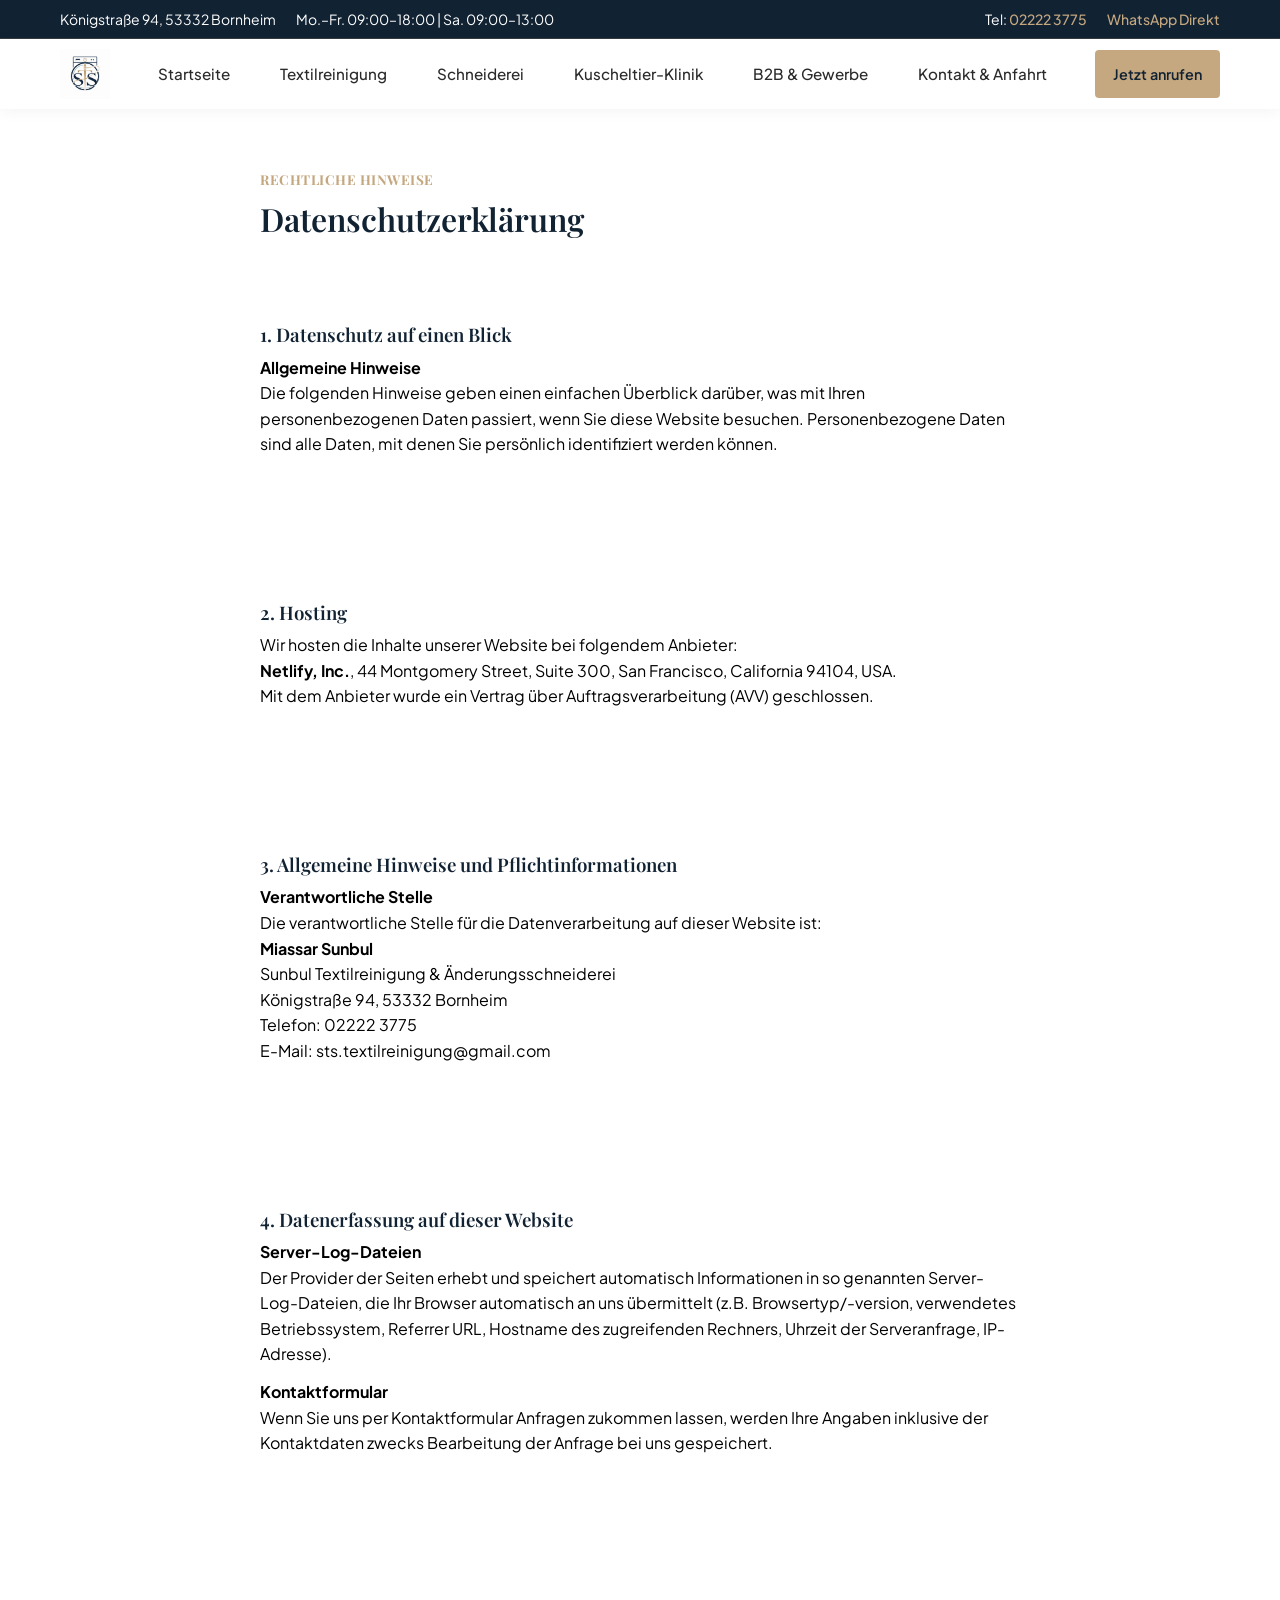
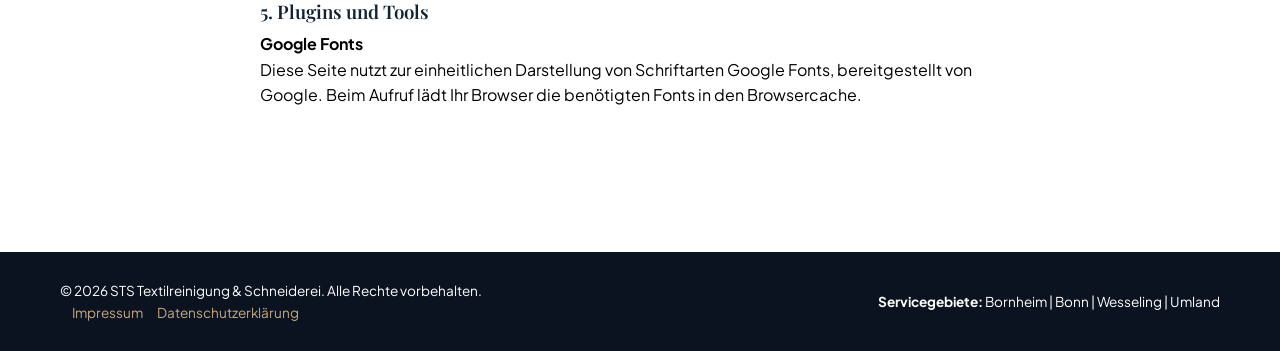
<file: datenschutz.html>
<!DOCTYPE html>
<html lang="de">
<head>
    <meta charset="UTF-8">
    <meta name="viewport" content="width=device-width, initial-scale=1.0">
    <title>Datenschutzerklärung | STS Textilreinigung & Schneiderei Bornheim</title>
    
    <link rel="preconnect" href="https://fonts.googleapis.com">
    <link rel="preconnect" href="https://fonts.gstatic.com" crossorigin>
    <link href="https://fonts.googleapis.com/css2?family=Playfair+Display:ital,wght@0,600;0,700;1,400&family=Plus+Jakarta+Sans:wght@400;500;600;700&display=swap" rel="stylesheet">
    
    <link rel="stylesheet" href="style.css">
</head>
<body>

    <aside class="top-bar">
        <div class="container">
            <div class="top-bar-info">
                <span>Königstraße 94, 53332 Bornheim</span>
                <span>Mo.–Fr. 09:00–18:00 | Sa. 09:00–13:00</span>
            </div>
            <div class="top-bar-contact">
                <span>Tel: <a href="tel:022223775">02222 3775</a></span>
                <a href="https://wa.me/4915759547628" target="_blank" rel="noopener">WhatsApp Direkt</a>
            </div>
        </div>
    </aside>

    <header class="main-header">
        <div class="container nav-container">
            <div class="logo">
                <a href="index.html">
                    <img src="images/logo.png.png" alt="STS Logo" class="header-logo">
                </a>
            </div>
            <nav aria-label="Hauptnavigation">
                <ul class="nav-menu">
                    <li><a href="index.html" class="nav-link">Startseite</a></li>
                    <li><a href="textilreinigung.html" class="nav-link">Textilreinigung</a></li>
                    <li><a href="schneiderei.html" class="nav-link">Schneiderei</a></li>
                    <li><a href="kuscheltier.html" class="nav-link">Kuscheltier-Klinik</a></li>
                    <li><a href="b2b.html" class="nav-link">B2B & Gewerbe</a></li>
                    <li><a href="kontakt.html" class="nav-link">Kontakt & Anfahrt</a></li>
                </ul>
            </nav>
            <div class="header-actions">
                <a href="tel:022223775" class="header-cta">Jetzt anrufen</a>
            </div>
        </div>
    </header>

    <main class="container" style="padding: 60px 20px; max-width: 800px;">
        <span class="section-tag">Rechtliche Hinweise</span>
        <h1 style="margin-bottom: 24px;">Datenschutzerklärung</h1>

        <section style="margin-bottom: 24px;">
            <h3>1. Datenschutz auf einen Blick</h3>
            <p style="margin-top: 8px; line-height: 1.6;">
                <strong>Allgemeine Hinweise</strong><br>
                Die folgenden Hinweise geben einen einfachen Überblick darüber, was mit Ihren personenbezogenen Daten passiert, wenn Sie diese Website besuchen. Personenbezogene Daten sind alle Daten, mit denen Sie persönlich identifiziert werden können.
            </p>
        </section>

        <section style="margin-bottom: 24px;">
            <h3>2. Hosting</h3>
            <p style="margin-top: 8px; line-height: 1.6;">
                Wir hosten die Inhalte unserer Website bei folgendem Anbieter:<br>
                <strong>Netlify, Inc.</strong>, 44 Montgomery Street, Suite 300, San Francisco, California 94104, USA.<br>
                Mit dem Anbieter wurde ein Vertrag über Auftragsverarbeitung (AVV) geschlossen.
            </p>
        </section>

        <section style="margin-bottom: 24px;">
            <h3>3. Allgemeine Hinweise und Pflichtinformationen</h3>
            <p style="margin-top: 8px; line-height: 1.6;">
                <strong>Verantwortliche Stelle</strong><br>
                Die verantwortliche Stelle für die Datenverarbeitung auf dieser Website ist:<br>
                <strong>Miassar Sunbul</strong><br>
                Sunbul Textilreinigung & Änderungsschneiderei<br>
                Königstraße 94, 53332 Bornheim<br>
                Telefon: 02222 3775<br>
                E-Mail: sts.textilreinigung@gmail.com
            </p>
        </section>

        <section style="margin-bottom: 24px;">
            <h3>4. Datenerfassung auf dieser Website</h3>
            <p style="margin-top: 8px; line-height: 1.6;">
                <strong>Server-Log-Dateien</strong><br>
                Der Provider der Seiten erhebt und speichert automatisch Informationen in so genannten Server-Log-Dateien, die Ihr Browser automatisch an uns übermittelt (z.B. Browsertyp/-version, verwendetes Betriebssystem, Referrer URL, Hostname des zugreifenden Rechners, Uhrzeit der Serveranfrage, IP-Adresse).
            </p>
            <p style="margin-top: 12px; line-height: 1.6;">
                <strong>Kontaktformular</strong><br>
                Wenn Sie uns per Kontaktformular Anfragen zukommen lassen, werden Ihre Angaben inklusive der Kontaktdaten zwecks Bearbeitung der Anfrage bei uns gespeichert.
            </p>
        </section>

        <section style="margin-bottom: 24px;">
            <h3>5. Plugins und Tools</h3>
            <p style="margin-top: 8px; line-height: 1.6;">
                <strong>Google Fonts</strong><br>
                Diese Seite nutzt zur einheitlichen Darstellung von Schriftarten Google Fonts, bereitgestellt von Google. Beim Aufruf lädt Ihr Browser die benötigten Fonts in den Browsercache.
            </p>
        </section>
    </main>

    <footer class="site-footer" style="background-color: #0b1320; color: #ffffff;">
        <div class="container footer-content">
            <div class="footer-legal">
                <p style="color: #ffffff;">&copy; 2026 STS Textilreinigung & Schneiderei. Alle Rechte vorbehalten.</p>
                <nav class="legal-links">
                    <a href="impressum.html">Impressum</a>
                    <a href="datenschutz.html">Datenschutzerklärung</a>
                </nav>
            </div>
            <div class="footer-service">
                <p style="color: #ffffff;"><strong style="color: #ffffff;">Servicegebiete:</strong> Bornheim | Bonn | Wesseling | Umland</p>
            </div>
        </div>
    </footer>

</body>
</html>
</file>
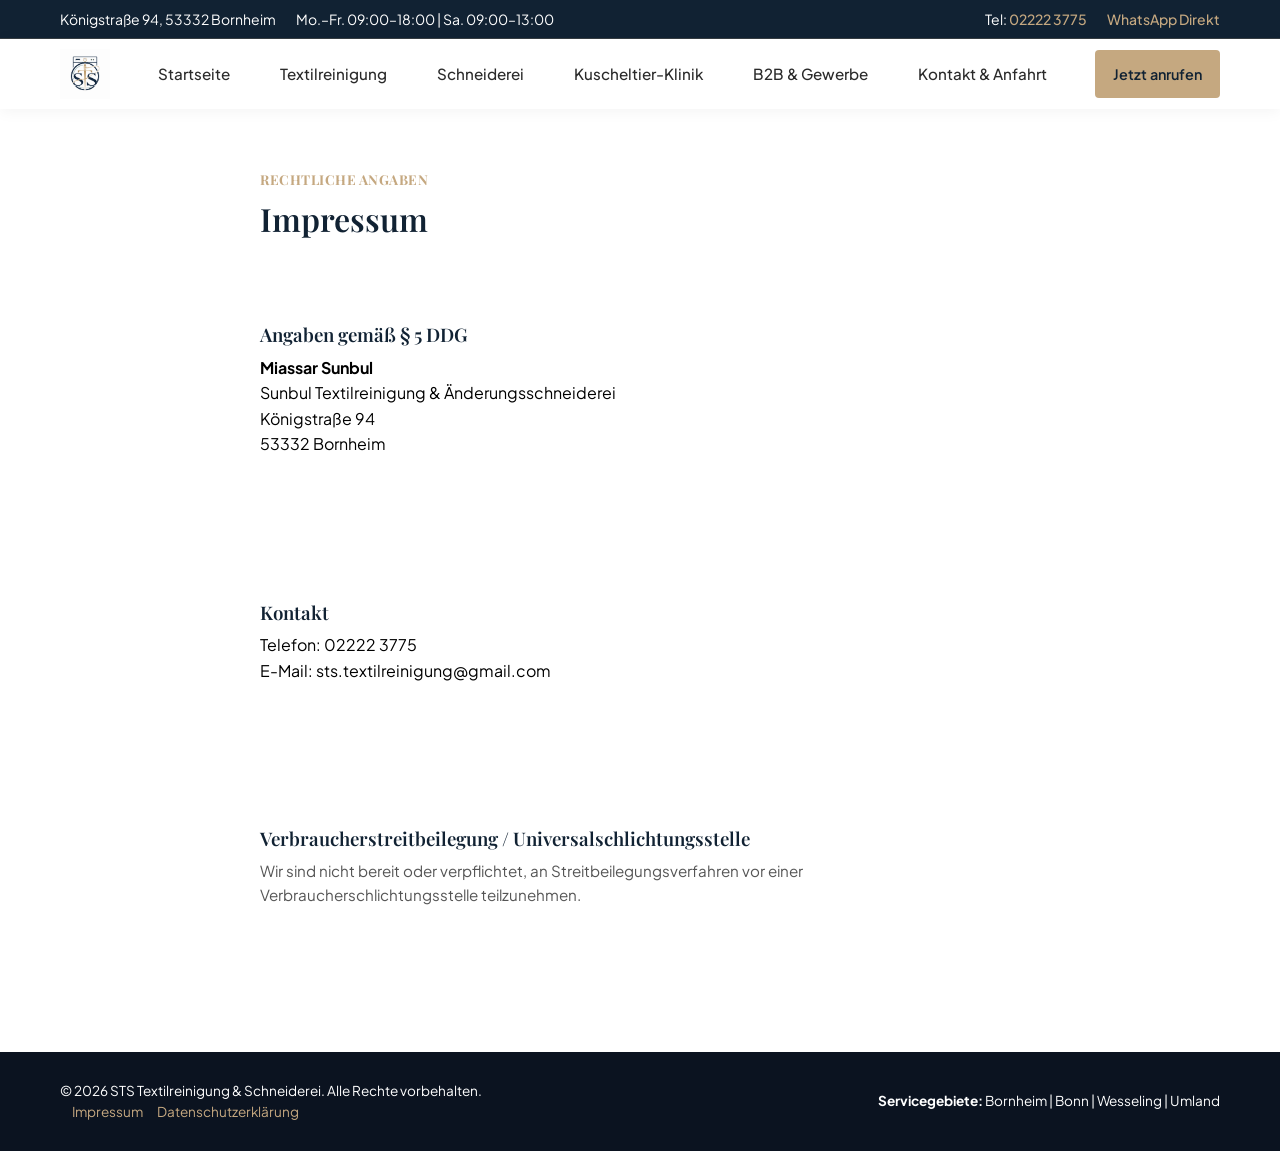
<file: impressum.html>
<!DOCTYPE html>
<html lang="de">
<head>
    <meta charset="UTF-8">
    <meta name="viewport" content="width=device-width, initial-scale=1.0">
    <title>Impressum | STS Textilreinigung & Schneiderei Bornheim</title>
    
    <link rel="preconnect" href="https://fonts.googleapis.com">
    <link rel="preconnect" href="https://fonts.gstatic.com" crossorigin>
    <link href="https://fonts.googleapis.com/css2?family=Playfair+Display:ital,wght@0,600;0,700;1,400&family=Plus+Jakarta+Sans:wght@400;500;600;700&display=swap" rel="stylesheet">
    
    <link rel="stylesheet" href="style.css">
</head>
<body>

    <aside class="top-bar">
        <div class="container">
            <div class="top-bar-info">
                <span>Königstraße 94, 53332 Bornheim</span>
                <span>Mo.–Fr. 09:00–18:00 | Sa. 09:00–13:00</span>
            </div>
            <div class="top-bar-contact">
                <span>Tel: <a href="tel:022223775">02222 3775</a></span>
                <a href="https://wa.me/4915759547628" target="_blank" rel="noopener">WhatsApp Direkt</a>
            </div>
        </div>
    </aside>

    <header class="main-header">
        <div class="container nav-container">
            <div class="logo">
                <a href="index.html">
                    <img src="images/logo.png.png" alt="STS Logo" class="header-logo">
                </a>
            </div>
            <nav aria-label="Hauptnavigation">
                <ul class="nav-menu">
                    <li><a href="index.html" class="nav-link">Startseite</a></li>
                    <li><a href="textilreinigung.html" class="nav-link">Textilreinigung</a></li>
                    <li><a href="schneiderei.html" class="nav-link">Schneiderei</a></li>
                    <li><a href="kuscheltier.html" class="nav-link">Kuscheltier-Klinik</a></li>
                    <li><a href="b2b.html" class="nav-link">B2B & Gewerbe</a></li>
                    <li><a href="kontakt.html" class="nav-link">Kontakt & Anfahrt</a></li>
                </ul>
            </nav>
            <div class="header-actions">
                <a href="tel:022223775" class="header-cta">Jetzt anrufen</a>
            </div>
        </div>
    </header>

    <main class="container" style="padding: 60px 20px; max-width: 800px;">
        <span class="section-tag">Rechtliche Angaben</span>
        <h1 style="margin-bottom: 24px;">Impressum</h1>

        <section style="margin-bottom: 24px;">
            <h3>Angaben gemäß § 5 DDG</h3>
            <p style="margin-top: 8px; line-height: 1.6;">
                <strong>Miassar Sunbul</strong><br>
                Sunbul Textilreinigung & Änderungsschneiderei<br>
                Königstraße 94<br>
                53332 Bornheim
            </p>
        </section>

        <section style="margin-bottom: 24px;">
            <h3>Kontakt</h3>
            <p style="margin-top: 8px; line-height: 1.6;">
                Telefon: 02222 3775<br>
                E-Mail: sts.textilreinigung@gmail.com
            </p>
        </section>

        <section style="margin-bottom: 24px;">
            <h3>Verbraucherstreitbeilegung / Universalschlichtungsstelle</h3>
            <p style="margin-top: 8px; line-height: 1.6; color: var(--text-muted); font-size: 0.95rem;">
                Wir sind nicht bereit oder verpflichtet, an Streitbeilegungsverfahren vor einer Verbraucherschlichtungsstelle teilzunehmen.
            </p>
        </section>
    </main>

    <footer class="site-footer" style="background-color: #0b1320; color: #ffffff;">
        <div class="container footer-content">
            <div class="footer-legal">
                <p style="color: #ffffff;">&copy; 2026 STS Textilreinigung & Schneiderei. Alle Rechte vorbehalten.</p>
                <nav class="legal-links">
                    <a href="impressum.html">Impressum</a>
                    <a href="datenschutz.html">Datenschutzerklärung</a>
                </nav>
            </div>
            <div class="footer-service">
                <p style="color: #ffffff;"><strong style="color: #ffffff;">Servicegebiete:</strong> Bornheim | Bonn | Wesseling | Umland</p>
            </div>
        </div>
    </footer>

</body>
</html>
</file>
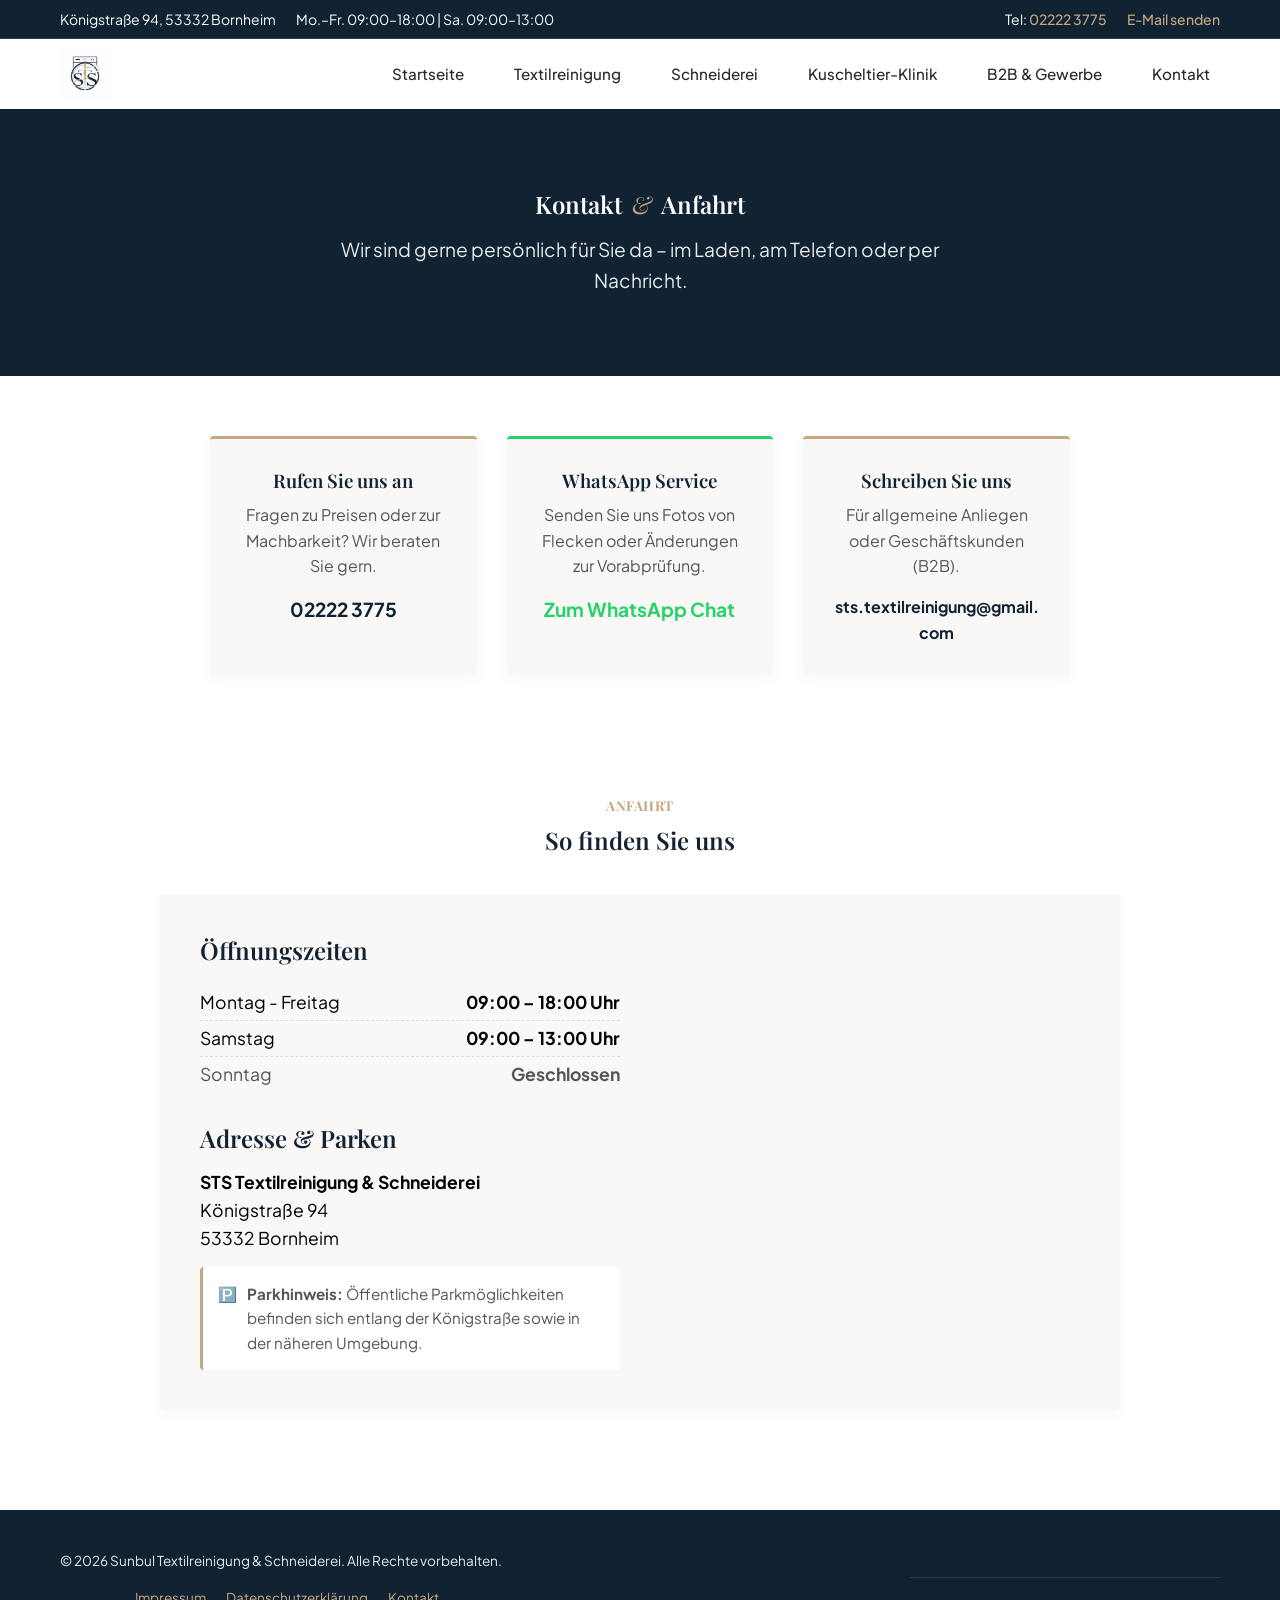
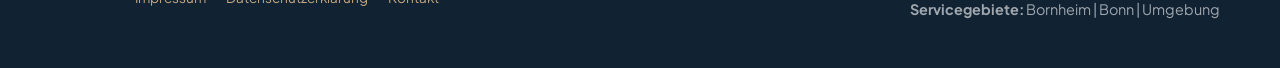
<file: kontakt.html>
<!DOCTYPE html>
<html lang="de">
<head>
    <meta charset="UTF-8">
    <meta name="viewport" content="width=device-width, initial-scale=1.0">
    <title>Kontakt & Öffnungszeiten | Sunbul Textilreinigung Bornheim</title>
    <meta name="description" content="Besuchen Sie Sunbul Textilreinigung & Schneiderei auf der Königstraße 94 in Bornheim. Hier finden Sie unsere Öffnungszeiten, Telefonnummer und Anfahrt.">
    
    <link rel="preconnect" href="https://fonts.googleapis.com">
    <link rel="preconnect" href="https://fonts.gstatic.com" crossorigin>
    <link href="https://fonts.googleapis.com/css2?family=Playfair+Display:ital,wght@0,600;0,700;1,400&family=Plus+Jakarta+Sans:wght@400;500;600;700&display=swap" rel="stylesheet">
    <link rel="stylesheet" href="style.css">
</head>
<body>

<!-- 1. TOP-BAR -->
    <aside class="top-bar">
        <div class="container">
            <div class="top-bar-info">
                <span>Königstraße 94, 53332 Bornheim</span>
                <span>Mo.–Fr. 09:00–18:00 | Sa. 09:00–13:00</span>
            </div>
            <div class="top-bar-contact">
                <span>Tel: <a href="tel:+4922223775">02222 3775</a></span>
                <a href="mailto:sts.textilreinigung@gmail.com" class="business-email">E-Mail senden</a>
            </div>
        </div>
    </aside>

    <!-- 2. HAUPT-HEADER -->
    <header class="main-header">
        <div class="container nav-container">
            <div class="logo">
                <a href="index.html">
                    <img src="images/logo.png.png" alt="STS Logo" class="header-logo">
                </a>
            </div>

            <nav aria-label="Hauptnavigation">
                <ul class="nav-menu">
                    <li><a href="index.html" class="nav-link">Startseite</a></li>
<li><a href="textilreinigung.html" class="nav-link">Textilreinigung</a></li>
                    <li><a href="schneiderei.html" class="nav-link">Schneiderei</a></li>
                    <li><a href="kuscheltier.html" class="nav-link">Kuscheltier-Klinik</a></li>
                    <li><a href="b2b.html" class="nav-link">B2B &amp; Gewerbe</a></li>
                    <li><a href="kontakt.html" class="nav-link">Kontakt</a></li>
                </ul>
            </nav>

            <div class="mobile-header-actions">
                <a href="tel:+4922223775" class="mobile-phone-cta" aria-label="Anrufen">
                    <svg viewBox="0 0 24 24" width="20" height="20" fill="none" stroke="currentColor" stroke-width="2" stroke-linecap="round" stroke-linejoin="round">
                        <path d="M22 16.92v3a2 2 0 0 1-2.18 2 19.79 19.79 0 0 1-8.63-3.07 19.5 19.5 0 0 1-6-6 19.79 19.79 0 0 1-3.07-8.67A2 2 0 0 1 4.11 2h3a2 2 0 0 1 2 1.72 12.84 12.84 0 0 0 .7 2.81 2 2 0 0 1-.45 2.11L8.09 9.91a16 16 0 0 0 6 6l1.27-1.27a2 2 0 0 1 2.11-.45 12.84 12.84 0 0 0 2.81.7A2 2 0 0 1 22 16.92z"></path>
                    </svg>
                </a>
                <button class="menu-toggle" aria-label="Menü öffnen" aria-expanded="false">
                    <svg viewBox="0 0 24 24" width="28" height="28" stroke="currentColor" stroke-width="2" fill="none">
                        <line x1="3" y1="12" x2="21" y2="12"></line>
                        <line x1="3" y1="6" x2="21" y2="6"></line>
                        <line x1="3" y1="18" x2="21" y2="18"></line>
                    </svg>
                </button>
            </div>
        </div>
    </header>

    <!-- 3. HAUPTINHALT KONTAKT -->
    <main>
        <!-- Intro Hero -->
        <section class="page-hero" style="background-color: var(--color-primary); padding: 60px 20px; text-align: center;">
            <div class="container">
                <h1 style="color: #ffffff; margin-bottom: 15px;">Kontakt <span class="amp">&amp;</span> Anfahrt</h1>
                <p style="font-size: 1.2rem; max-width: 600px; margin: 0 auto; color: rgba(255,255,255,0.9);">Wir sind gerne persönlich für Sie da – im Laden, am Telefon oder per Nachricht.</p>
            </div>
        </section>

        <!-- Kontakt-Wege (Punkte 141 bis 144) -->
        <section style="padding: 80px 20px; background-color: #ffffff;">
            <div class="container" style="max-width: 900px; margin: 0 auto; text-align: center;">
                
                <div style="display: grid; grid-template-columns: repeat(auto-fit, minmax(250px, 1fr)); gap: 30px;">
                    
                    <!-- Telefon -->
                    <div style="background: #f9f8f6; padding: 30px; border-radius: 4px; border-top: 3px solid var(--color-accent); box-shadow: 0 4px 15px rgba(0,0,0,0.03);">
                        <h3 style="color: var(--color-primary); margin-bottom: 10px;">Rufen Sie uns an</h3>
                        <p style="margin-bottom: 15px; color: var(--text-muted);">Fragen zu Preisen oder zur Machbarkeit? Wir beraten Sie gern.</p>
                        <a href="tel:+4922223775" style="font-size: 1.2rem; font-weight: bold; color: var(--color-primary); text-decoration: none;">02222 3775</a>
                    </div>
                    
                    <!-- WhatsApp -->
                    <div style="background: #f9f8f6; padding: 30px; border-radius: 4px; border-top: 3px solid #25D366; box-shadow: 0 4px 15px rgba(0,0,0,0.03);">
                        <h3 style="color: var(--color-primary); margin-bottom: 10px;">WhatsApp Service</h3>
                        <p style="margin-bottom: 15px; color: var(--text-muted);">Senden Sie uns Fotos von Flecken oder Änderungen zur Vorabprüfung.</p>
                        <a href="https://wa.me/4915759547628?text=Hallo%20STS%20Team,%20ich%20habe%20eine%20Anfrage." target="_blank" rel="noopener" style="font-size: 1.2rem; font-weight: bold; color: #25D366; text-decoration: none;">Zum WhatsApp Chat</a>
                    </div>
                    
                    <!-- E-Mail -->
                    <div style="background: #f9f8f6; padding: 30px; border-radius: 4px; border-top: 3px solid var(--color-accent); box-shadow: 0 4px 15px rgba(0,0,0,0.03);">
                        <h3 style="color: var(--color-primary); margin-bottom: 10px;">Schreiben Sie uns</h3>
                        <p style="margin-bottom: 15px; color: var(--text-muted);">Für allgemeine Anliegen oder Geschäftskunden (B2B).</p>
                        <a href="mailto:sts.textilreinigung@gmail.com" class="business-email" style="font-size: 1rem; font-weight: bold; color: var(--color-primary); text-decoration: none; word-break: break-all;">sts.textilreinigung@gmail.com</a>
                    </div>

                </div>
            </div>
        </section>

<!-- Standort, Öffnungszeiten & Anfahrt (Ohne Bild) -->
        <section style="padding: 0 20px 80px; background-color: #ffffff;">
            <div class="container" style="max-width: 1000px; margin: 0 auto;">
                <div class="section-header text-center" style="margin-bottom: 40px;">
                    <span class="section-tag">Anfahrt</span>
                    <h2>So finden Sie uns</h2>
                </div>

                <div style="display: flex; flex-wrap: wrap; gap: 40px; background: #f9f8f6; padding: 40px; border-radius: 4px; box-shadow: 0 4px 15px rgba(0,0,0,0.03);">
                    
                    <!-- Linke Spalte: Zeiten, Adresse, Parken -->
                    <div style="flex: 1; min-width: 300px;">
                        <h3 style="color: var(--color-primary); margin-bottom: 20px; font-size: 1.5rem;">Öffnungszeiten</h3>
                        <ul style="list-style: none; padding: 0; margin: 0 0 30px 0; font-size: 1.1rem; line-height: 2;">
                            <li style="display: flex; justify-content: space-between; border-bottom: 1px dashed rgba(0,0,0,0.1);">
                                <span>Montag - Freitag</span> <strong>09:00 – 18:00 Uhr</strong>
                            </li>
                            <li style="display: flex; justify-content: space-between; border-bottom: 1px dashed rgba(0,0,0,0.1);">
                                <span>Samstag</span> <strong>09:00 – 13:00 Uhr</strong>
                            </li>
                            <li style="display: flex; justify-content: space-between; color: var(--text-muted);">
                                <span>Sonntag</span> <strong>Geschlossen</strong>
                            </li>
                        </ul>

                        <h3 style="color: var(--color-primary); margin-bottom: 15px; font-size: 1.5rem;">Adresse & Parken</h3>
                        <p style="font-size: 1.1rem; line-height: 1.6; margin-bottom: 15px;">
                            <strong>STS Textilreinigung & Schneiderei</strong><br>
                            Königstraße 94<br>
                            53332 Bornheim
                        </p>
                        
                        <div style="background: #ffffff; padding: 15px; border-radius: 4px; border-left: 3px solid var(--color-accent);">
                            <p style="font-size: 0.95rem; color: var(--text-muted); margin: 0; display: flex; gap: 10px; align-items: flex-start;">
                                <span>🅿️</span>
                                <span><strong>Parkhinweis:</strong> Öffentliche Parkmöglichkeiten befinden sich entlang der Königstraße sowie in der näheren Umgebung.</span>
                            </p>
                        </div>
                    </div>

                    <!-- Rechte Spalte: NUR die Karte (Bild wurde entfernt) -->
                    <div style="flex: 1; min-width: 300px; display: flex; flex-direction: column;">
                        <!-- Google Maps Integration -->
                        <div style="flex-grow: 1; border-radius: 4px; overflow: hidden; min-height: 300px;">
                            <iframe src="https://maps.google.com/maps?q=K%C3%B6nigstra%C3%9Fe%2094%2C%2053332%20Bornheim&t=&z=15&ie=UTF8&iwloc=&output=embed" width="100%" height="100%" style="border:0; min-height: 300px;" allowfullscreen="" loading="lazy" referrerpolicy="no-referrer-when-downgrade"></iframe>
                        </div>
                    </div>

                </div>
            </div>
        </section>

    </main>

 <!-- 4. FOOTER (Phase 27) -->
    <footer class="site-footer" style="background-color: var(--color-primary); color: #ffffff; padding: 40px 20px; text-align: center; margin-top: 40px;">
        <div class="container footer-content">
            <div class="footer-legal" style="margin-bottom: 20px;">
                <!-- Punkt 263: Firmenname aktualisiert -->
                <p style="margin: 0; color: rgba(255,255,255,0.9);">&copy; 2026 Sunbul Textilreinigung & Schneiderei. Alle Rechte vorbehalten.</p>
                
                <!-- Punkte 267, 268, 269: Links zu Impressum, Datenschutz und Kontakt -->
                <nav class="legal-links" style="display: flex; justify-content: center; flex-wrap: wrap; gap: 20px; margin-top: 15px;">
                    <a href="impressum.html" style="color: var(--color-accent); text-decoration: none;">Impressum</a>
                    <a href="datenschutz.html" style="color: var(--color-accent); text-decoration: none;">Datenschutzerklärung</a>
                    <a href="kontakt.html" style="color: var(--color-accent); text-decoration: none;">Kontakt</a>
                </nav>
            </div>
            
            <div class="footer-service" style="margin-top: 20px; padding-top: 20px; border-top: 1px solid rgba(255,255,255,0.1);">
                <!-- Punkte 264, 265, 266: Servicegebiete angepasst -->
                <p style="margin: 0; color: rgba(255,255,255,0.6); font-size: 0.9rem;"><strong>Servicegebiete:</strong> Bornheim | Bonn | Umgebung</p>
            </div>
        </div>
    </footer>
</file>
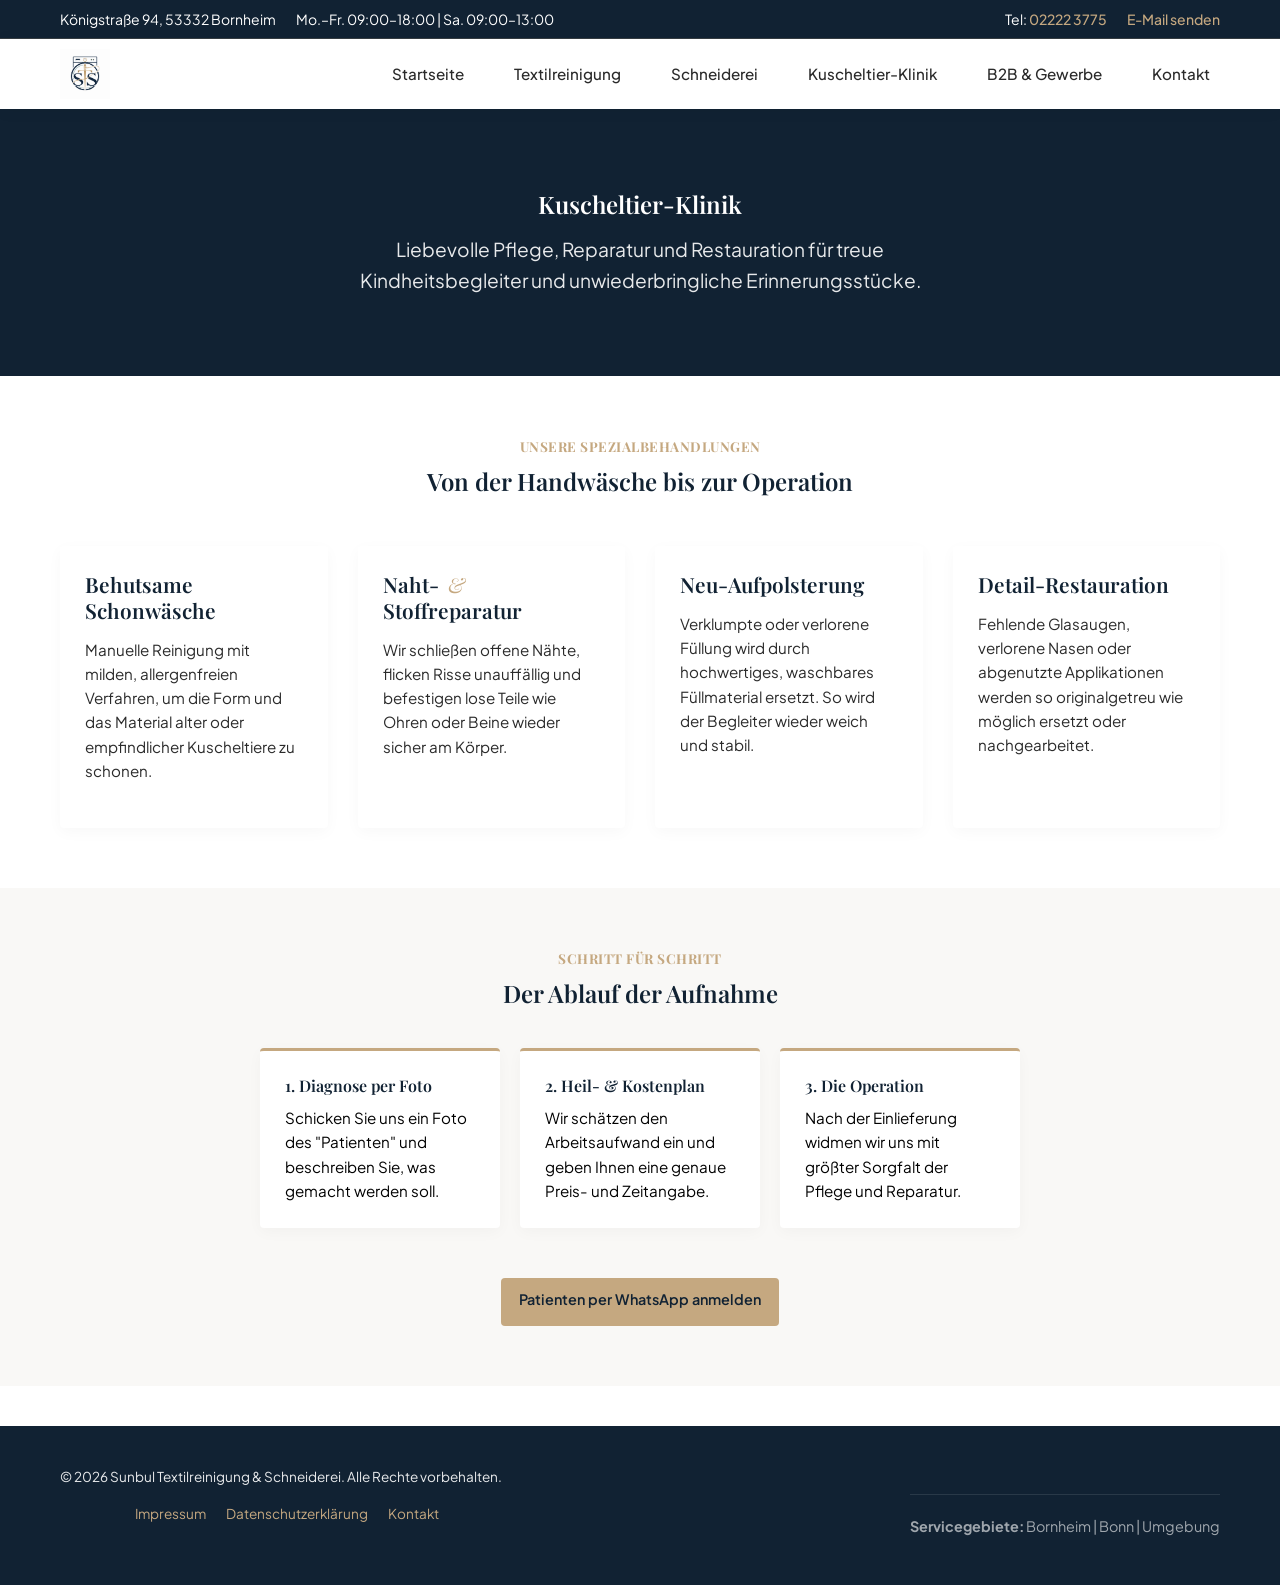
<file: kuscheltier.html>
<!DOCTYPE html>
<html lang="de">
<head>
    <meta charset="UTF-8">
    <meta name="viewport" content="width=device-width, initial-scale=1.0">
    <title>Kuscheltier Reparatur & Reinigung | Kuscheltier-Klinik | Sunbul</title>
    <meta name="description" content="Liebevolle Kuscheltier Reparatur und schonende Handwäsche. Wir restaurieren Nähte und Füllungen, um Ihre unersetzlichen Erinnerungen zu bewahren.">
    
    <link rel="preconnect" href="https://fonts.googleapis.com">
    <link rel="preconnect" href="https://fonts.gstatic.com" crossorigin>
    <link href="https://fonts.googleapis.com/css2?family=Playfair+Display:ital,wght@0,600;0,700;1,400&family=Plus+Jakarta+Sans:wght@400;500;600;700&display=swap" rel="stylesheet">
    <link rel="stylesheet" href="style.css">
</head>
<body>

<!-- 1. TOP-BAR -->
    <aside class="top-bar">
        <div class="container">
            <div class="top-bar-info">
                <span>Königstraße 94, 53332 Bornheim</span>
                <span>Mo.–Fr. 09:00–18:00 | Sa. 09:00–13:00</span>
            </div>
            <div class="top-bar-contact">
                <span>Tel: <a href="tel:+4922223775">02222 3775</a></span>
                <a href="mailto:sts.textilreinigung@gmail.com" class="business-email">E-Mail senden</a>
            </div>
        </div>
    </aside>

    <!-- 2. HAUPT-HEADER -->
    <header class="main-header">
        <div class="container nav-container">
            <div class="logo">
                <a href="index.html">
                    <img src="images/logo.png.png" alt="STS Logo" class="header-logo">
                </a>
            </div>

            <nav aria-label="Hauptnavigation">
                <ul class="nav-menu">
                    <li><a href="index.html" class="nav-link">Startseite</a></li>
<li><a href="textilreinigung.html" class="nav-link">Textilreinigung</a></li>
                    <li><a href="schneiderei.html" class="nav-link">Schneiderei</a></li>
                    <li><a href="kuscheltier.html" class="nav-link">Kuscheltier-Klinik</a></li>
                    <li><a href="b2b.html" class="nav-link">B2B &amp; Gewerbe</a></li>
                    <li><a href="kontakt.html" class="nav-link">Kontakt</a></li>
                </ul>
            </nav>

            <div class="mobile-header-actions">
                <a href="tel:+4922223775" class="mobile-phone-cta" aria-label="Anrufen">
                    <svg viewBox="0 0 24 24" width="20" height="20" fill="none" stroke="currentColor" stroke-width="2" stroke-linecap="round" stroke-linejoin="round">
                        <path d="M22 16.92v3a2 2 0 0 1-2.18 2 19.79 19.79 0 0 1-8.63-3.07 19.5 19.5 0 0 1-6-6 19.79 19.79 0 0 1-3.07-8.67A2 2 0 0 1 4.11 2h3a2 2 0 0 1 2 1.72 12.84 12.84 0 0 0 .7 2.81 2 2 0 0 1-.45 2.11L8.09 9.91a16 16 0 0 0 6 6l1.27-1.27a2 2 0 0 1 2.11-.45 12.84 12.84 0 0 0 2.81.7A2 2 0 0 1 22 16.92z"></path>
                    </svg>
                </a>
                <button class="menu-toggle" aria-label="Menü öffnen" aria-expanded="false">
                    <svg viewBox="0 0 24 24" width="28" height="28" stroke="currentColor" stroke-width="2" fill="none">
                        <line x1="3" y1="12" x2="21" y2="12"></line>
                        <line x1="3" y1="6" x2="21" y2="6"></line>
                        <line x1="3" y1="18" x2="21" y2="18"></line>
                    </svg>
                </button>
            </div>
        </div>
    </header>

    <!-- 3. HAUPTINHALT DER KUSCHELTIER-KLINIK -->
    <main>
        <!-- Intro Hero -->
        <section class="page-hero" style="background-color: var(--color-primary); padding: 60px 20px; text-align: center;">
            <div class="container">
                <h1 style="color: #ffffff; margin-bottom: 15px;">Kuscheltier-Klinik</h1>
                <p style="font-size: 1.2rem; max-width: 650px; margin: 0 auto; color: rgba(255,255,255,0.9);">Liebevolle Pflege, Reparatur und Restauration für treue Kindheitsbegleiter und unwiederbringliche Erinnerungsstücke.</p>
            </div>
        </section>

        <!-- Leistungen (Punkte 73, 74, 75, 76) -->
        <section style="padding: 80px 20px;">
            <div class="container">
                <div class="section-header text-center" style="margin-bottom: 50px;">
                    <span class="section-tag">Unsere Spezialbehandlungen</span>
                    <h2>Von der Handwäsche bis zur Operation</h2>
                </div>

                <div class="services-grid">
                    <!-- 73: Schonwäsche -->
                    <div class="service-card" style="border-top: none; cursor: default;">
                        <h3>Behutsame Schonwäsche</h3>
                        <p>Manuelle Reinigung mit milden, allergenfreien Verfahren, um die Form und das Material alter oder empfindlicher Kuscheltiere zu schonen.</p>
                    </div>

                    <!-- 74: Reparatur -->
                    <div class="service-card" style="border-top: none; cursor: default;">
                        <h3>Naht- <span class="amp">&amp;</span> Stoffreparatur</h3>
                        <p>Wir schließen offene Nähte, flicken Risse unauffällig und befestigen lose Teile wie Ohren oder Beine wieder sicher am Körper.</p>
                    </div>

                    <!-- 75: Aufpolsterung -->
                    <div class="service-card" style="border-top: none; cursor: default;">
                        <h3>Neu-Aufpolsterung</h3>
                        <p>Verklumpte oder verlorene Füllung wird durch hochwertiges, waschbares Füllmaterial ersetzt. So wird der Begleiter wieder weich und stabil.</p>
                    </div>

                    <!-- 76: Restauration -->
                    <div class="service-card" style="border-top: none; cursor: default;">
                        <h3>Detail-Restauration</h3>
                        <p>Fehlende Glasaugen, verlorene Nasen oder abgenutzte Applikationen werden so originalgetreu wie möglich ersetzt oder nachgearbeitet.</p>
                    </div>
                </div>
            </div>
        </section>

        <!-- Ablauf & CTA (Punkte 77, 78) -->
        <section class="pricing-section" style="background-color: #f9f8f6; padding: 80px 20px;">
            <div class="container" style="max-width: 800px; margin: 0 auto; text-align: center;">
                <span class="section-tag">Schritt für Schritt</span>
                <h2 style="margin-bottom: 40px;">Der Ablauf der Aufnahme</h2>
                
                <div style="display: grid; grid-template-columns: repeat(auto-fit, minmax(200px, 1fr)); gap: 20px; margin-bottom: 50px; text-align: left;">
                    <div style="background: #fff; padding: 25px; border-radius: 4px; border-top: 3px solid var(--color-accent); box-shadow: 0 4px 15px rgba(0,0,0,0.03);">
                        <h4 style="color: var(--color-primary); margin-bottom: 10px;">1. Diagnose per Foto</h4>
                        <p style="font-size: 0.95rem;">Schicken Sie uns ein Foto des "Patienten" und beschreiben Sie, was gemacht werden soll.</p>
                    </div>
                    <div style="background: #fff; padding: 25px; border-radius: 4px; border-top: 3px solid var(--color-accent); box-shadow: 0 4px 15px rgba(0,0,0,0.03);">
                        <h4 style="color: var(--color-primary); margin-bottom: 10px;">2. Heil- & Kostenplan</h4>
                        <p style="font-size: 0.95rem;">Wir schätzen den Arbeitsaufwand ein und geben Ihnen eine genaue Preis- und Zeitangabe.</p>
                    </div>
                    <div style="background: #fff; padding: 25px; border-radius: 4px; border-top: 3px solid var(--color-accent); box-shadow: 0 4px 15px rgba(0,0,0,0.03);">
                        <h4 style="color: var(--color-primary); margin-bottom: 10px;">3. Die Operation</h4>
                        <p style="font-size: 0.95rem;">Nach der Einlieferung widmen wir uns mit größter Sorgfalt der Pflege und Reparatur.</p>
                    </div>
                </div>

                <!-- Der korrekte CTA-Button (Punkt 78) -->
                <a href="https://wa.me/4915759547628?text=Hallo%20STS%20Team,%20ich%20habe%20einen%20Patienten%20für%20die%20Kuscheltier-Klinik." class="header-cta" style="display: inline-block;" target="_blank" rel="noopener">
                    Patienten per WhatsApp anmelden
                </a>
            </div>
        </section>
    </main>

<!-- 4. FOOTER (Phase 27) -->
    <footer class="site-footer" style="background-color: var(--color-primary); color: #ffffff; padding: 40px 20px; text-align: center; margin-top: 40px;">
        <div class="container footer-content">
            <div class="footer-legal" style="margin-bottom: 20px;">
                <!-- Punkt 263: Firmenname aktualisiert -->
                <p style="margin: 0; color: rgba(255,255,255,0.9);">&copy; 2026 Sunbul Textilreinigung & Schneiderei. Alle Rechte vorbehalten.</p>
                
                <!-- Punkte 267, 268, 269: Links zu Impressum, Datenschutz und Kontakt -->
                <nav class="legal-links" style="display: flex; justify-content: center; flex-wrap: wrap; gap: 20px; margin-top: 15px;">
                    <a href="impressum.html" style="color: var(--color-accent); text-decoration: none;">Impressum</a>
                    <a href="datenschutz.html" style="color: var(--color-accent); text-decoration: none;">Datenschutzerklärung</a>
                    <a href="kontakt.html" style="color: var(--color-accent); text-decoration: none;">Kontakt</a>
                </nav>
            </div>
            
            <div class="footer-service" style="margin-top: 20px; padding-top: 20px; border-top: 1px solid rgba(255,255,255,0.1);">
                <!-- Punkte 264, 265, 266: Servicegebiete angepasst -->
                <p style="margin: 0; color: rgba(255,255,255,0.6); font-size: 0.9rem;"><strong>Servicegebiete:</strong> Bornheim | Bonn | Umgebung</p>
            </div>
        </div>
    </footer>
</file>
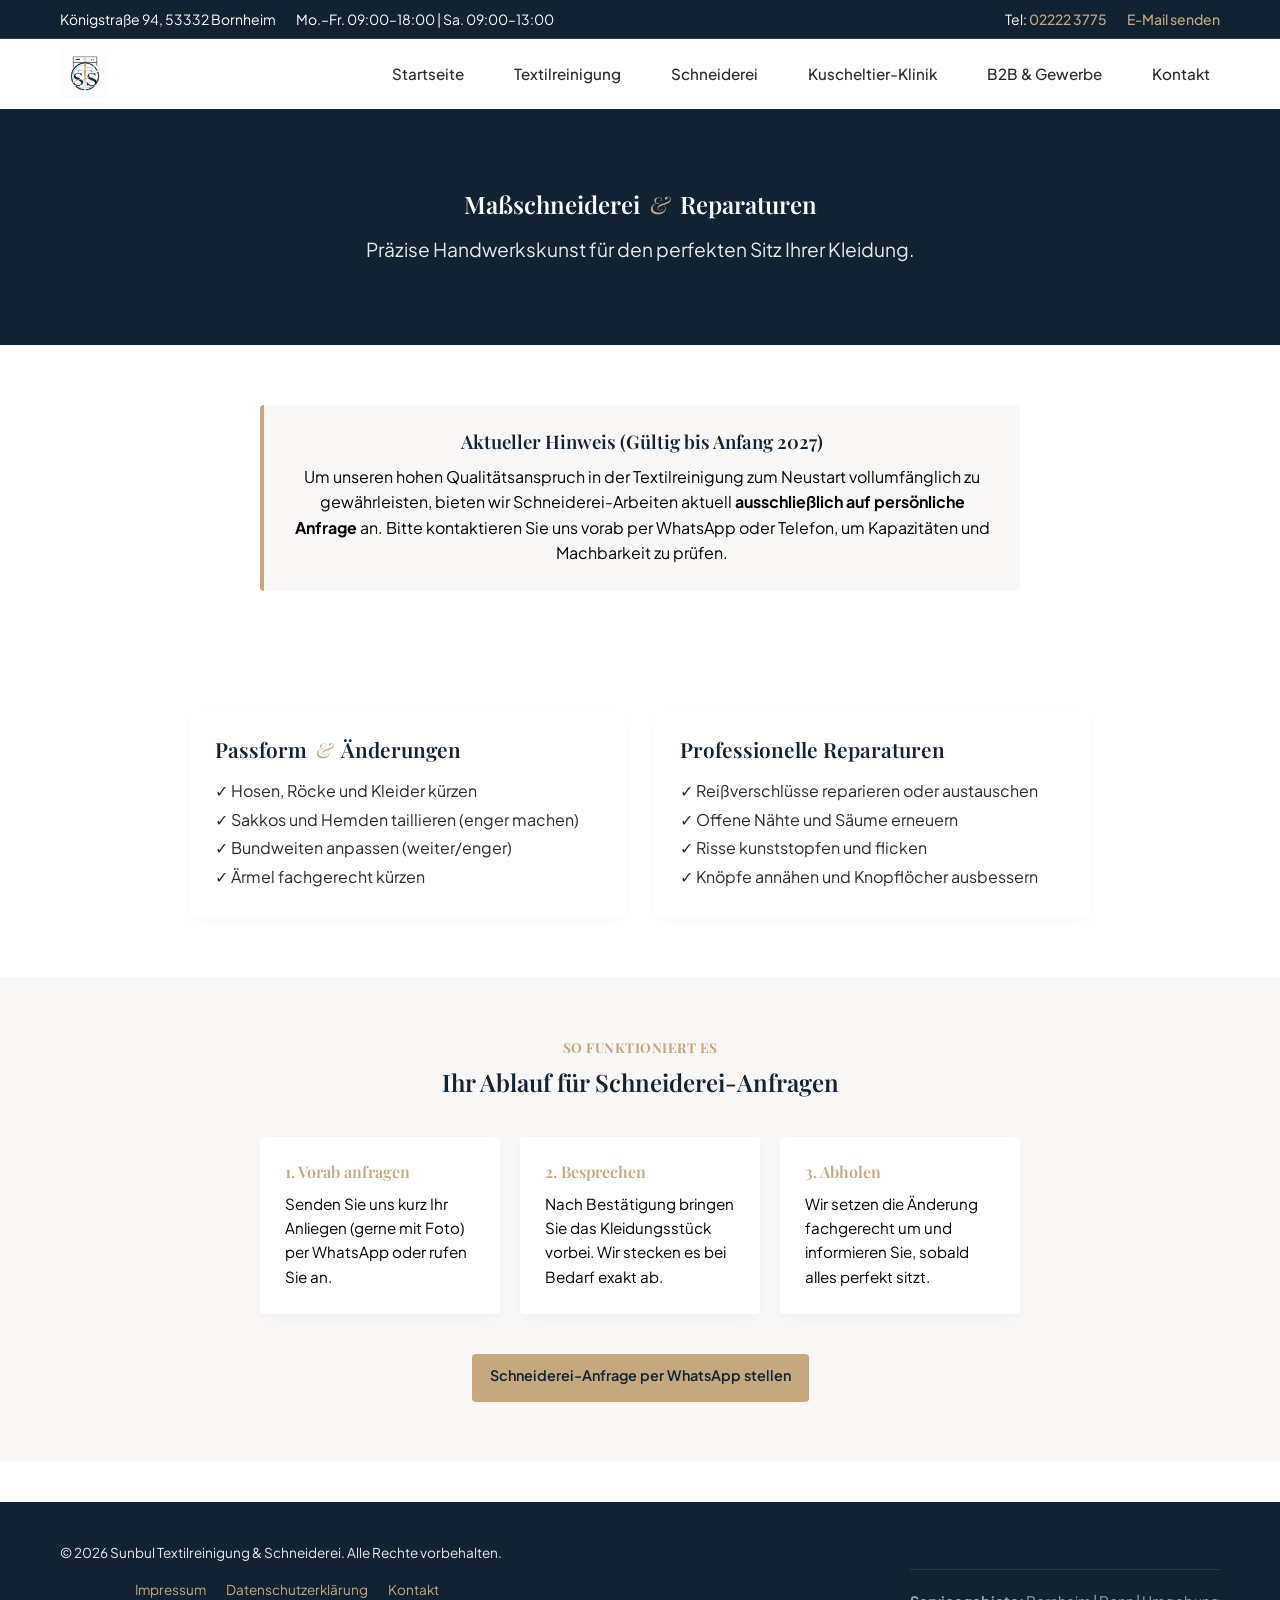
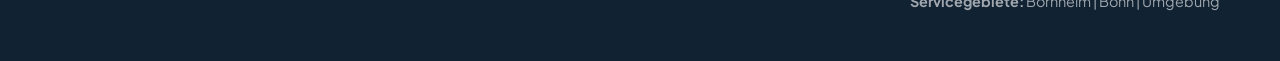
<file: schneiderei.html>
<!DOCTYPE html>
<html lang="de">
<head>
    <meta charset="UTF-8">
    <meta name="viewport" content="width=device-width, initial-scale=1.0">
    <title>Änderungsschneiderei Bornheim | Maßschneiderei & Reparaturen | Sunbul</title>
    <meta name="description" content="Ihre Änderungsschneiderei in Bornheim. Wir kürzen Hosen, tauschen Reißverschlüsse und passen Abendkleider oder Anzüge perfekt an Ihre Silhouette an.">
    
    <link rel="preconnect" href="https://fonts.googleapis.com">
    <link rel="preconnect" href="https://fonts.gstatic.com" crossorigin>
    <link href="https://fonts.googleapis.com/css2?family=Playfair+Display:ital,wght@0,600;0,700;1,400&family=Plus+Jakarta+Sans:wght@400;500;600;700&display=swap" rel="stylesheet">
    <link rel="stylesheet" href="style.css">
</head>
<body>

 <!-- 1. TOP-BAR -->
    <aside class="top-bar">
        <div class="container">
            <div class="top-bar-info">
                <span>Königstraße 94, 53332 Bornheim</span>
                <span>Mo.–Fr. 09:00–18:00 | Sa. 09:00–13:00</span>
            </div>
            <div class="top-bar-contact">
                <span>Tel: <a href="tel:+4922223775">02222 3775</a></span>
                <a href="mailto:sts.textilreinigung@gmail.com" class="business-email">E-Mail senden</a>
            </div>
        </div>
    </aside>

    <!-- 2. HAUPT-HEADER -->
    <header class="main-header">
        <div class="container nav-container">
            <div class="logo">
                <a href="index.html">
                    <img src="images/logo.png.png" alt="STS Logo" class="header-logo">
                </a>
            </div>

            <nav aria-label="Hauptnavigation">
                <ul class="nav-menu">
                    <li><a href="index.html" class="nav-link">Startseite</a></li>
<li><a href="textilreinigung.html" class="nav-link">Textilreinigung</a></li>
                    <li><a href="schneiderei.html" class="nav-link">Schneiderei</a></li>
                    <li><a href="kuscheltier.html" class="nav-link">Kuscheltier-Klinik</a></li>
                    <li><a href="b2b.html" class="nav-link">B2B &amp; Gewerbe</a></li>
                    <li><a href="kontakt.html" class="nav-link">Kontakt</a></li>
                </ul>
            </nav>

            <div class="mobile-header-actions">
                <a href="tel:+4922223775" class="mobile-phone-cta" aria-label="Anrufen">
                    <svg viewBox="0 0 24 24" width="20" height="20" fill="none" stroke="currentColor" stroke-width="2" stroke-linecap="round" stroke-linejoin="round">
                        <path d="M22 16.92v3a2 2 0 0 1-2.18 2 19.79 19.79 0 0 1-8.63-3.07 19.5 19.5 0 0 1-6-6 19.79 19.79 0 0 1-3.07-8.67A2 2 0 0 1 4.11 2h3a2 2 0 0 1 2 1.72 12.84 12.84 0 0 0 .7 2.81 2 2 0 0 1-.45 2.11L8.09 9.91a16 16 0 0 0 6 6l1.27-1.27a2 2 0 0 1 2.11-.45 12.84 12.84 0 0 0 2.81.7A2 2 0 0 1 22 16.92z"></path>
                    </svg>
                </a>
                <button class="menu-toggle" aria-label="Menü öffnen" aria-expanded="false">
                    <svg viewBox="0 0 24 24" width="28" height="28" stroke="currentColor" stroke-width="2" fill="none">
                        <line x1="3" y1="12" x2="21" y2="12"></line>
                        <line x1="3" y1="6" x2="21" y2="6"></line>
                        <line x1="3" y1="18" x2="21" y2="18"></line>
                    </svg>
                </button>
            </div>
        </div>
    </header>

    <!-- 3. HAUPTINHALT DER SCHNEIDEREI -->
    <main>
        <!-- Intro Hero -->
        <section class="page-hero" style="background-color: var(--color-primary); padding: 60px 20px; text-align: center;">
            <div class="container">
                <h1 style="color: #ffffff; margin-bottom: 15px;">Maßschneiderei <span class="amp">&amp;</span> Reparaturen</h1>
                <p style="font-size: 1.2rem; max-width: 600px; margin: 0 auto; color: rgba(255,255,255,0.9);">Präzise Handwerkskunst für den perfekten Sitz Ihrer Kleidung.</p>
            </div>
        </section>

        <!-- Wichtiger Hinweis (Punkte 64 & 65) -->
        <section style="padding: 40px 20px 0;">
            <div class="container" style="max-width: 800px; text-align: center;">
                <div style="background-color: #f9f8f6; border-left: 4px solid var(--color-accent); padding: 25px; border-radius: 4px;">
                    <h3 style="color: var(--color-primary); margin-bottom: 10px;">Aktueller Hinweis (Gültig bis Anfang 2027)</h3>
                    <p style="margin: 0;">Um unseren hohen Qualitätsanspruch in der Textilreinigung zum Neustart vollumfänglich zu gewährleisten, bieten wir Schneiderei-Arbeiten aktuell <strong>ausschließlich auf persönliche Anfrage</strong> an. Bitte kontaktieren Sie uns vorab per WhatsApp oder Telefon, um Kapazitäten und Machbarkeit zu prüfen.</p>
                </div>
            </div>
        </section>

        <!-- Leistungen: Änderungen & Reparaturen (Punkte 66 & 67) -->
        <section style="padding: 60px 20px;">
            <div class="container">
                <div class="services-grid" style="max-width: 900px; margin: 0 auto;">
                    
                    <div class="service-card" style="border-top: none; cursor: default;">
                        <h3>Passform <span class="amp">&amp;</span> Änderungen</h3>
                        <ul style="list-style: none; padding: 0; margin-top: 15px; line-height: 1.8;">
                            <li>✓ Hosen, Röcke und Kleider kürzen</li>
                            <li>✓ Sakkos und Hemden taillieren (enger machen)</li>
                            <li>✓ Bundweiten anpassen (weiter/enger)</li>
                            <li>✓ Ärmel fachgerecht kürzen</li>
                        </ul>
                    </div>

                    <div class="service-card" style="border-top: none; cursor: default;">
                        <h3>Professionelle Reparaturen</h3>
                        <ul style="list-style: none; padding: 0; margin-top: 15px; line-height: 1.8;">
                            <li>✓ Reißverschlüsse reparieren oder austauschen</li>
                            <li>✓ Offene Nähte und Säume erneuern</li>
                            <li>✓ Risse kunststopfen und flicken</li>
                            <li>✓ Knöpfe annähen und Knopflöcher ausbessern</li>
                        </ul>
                    </div>

                </div>
            </div>
        </section>

        <!-- Ablauf & CTA (Punkte 68, 70 & 71) -->
        <section class="pricing-section" style="background-color: #f9f8f6; padding: 80px 20px;">
            <div class="container" style="max-width: 800px; margin: 0 auto; text-align: center;">
                <span class="section-tag">So funktioniert es</span>
                <h2 style="margin-bottom: 40px;">Ihr Ablauf für Schneiderei-Anfragen</h2>
                
                <div style="display: grid; grid-template-columns: repeat(auto-fit, minmax(200px, 1fr)); gap: 20px; margin-bottom: 40px; text-align: left;">
                    <div style="background: #fff; padding: 25px; border-radius: 4px; box-shadow: 0 4px 15px rgba(0,0,0,0.03);">
                        <h4 style="color: var(--color-accent); margin-bottom: 10px;">1. Vorab anfragen</h4>
                        <p style="font-size: 0.95rem;">Senden Sie uns kurz Ihr Anliegen (gerne mit Foto) per WhatsApp oder rufen Sie an.</p>
                    </div>
                    <div style="background: #fff; padding: 25px; border-radius: 4px; box-shadow: 0 4px 15px rgba(0,0,0,0.03);">
                        <h4 style="color: var(--color-accent); margin-bottom: 10px;">2. Besprechen</h4>
                        <p style="font-size: 0.95rem;">Nach Bestätigung bringen Sie das Kleidungsstück vorbei. Wir stecken es bei Bedarf exakt ab.</p>
                    </div>
                    <div style="background: #fff; padding: 25px; border-radius: 4px; box-shadow: 0 4px 15px rgba(0,0,0,0.03);">
                        <h4 style="color: var(--color-accent); margin-bottom: 10px;">3. Abholen</h4>
                        <p style="font-size: 0.95rem;">Wir setzen die Änderung fachgerecht um und informieren Sie, sobald alles perfekt sitzt.</p>
                    </div>
                </div>

                <!-- Der neue, korrekte CTA-Button (Punkt 71) -->
                <a href="https://wa.me/4915759547628?text=Hallo%20STS%20Team,%20ich%20habe%20eine%20Schneiderei-Anfrage." class="header-cta" style="display: inline-block;" target="_blank" rel="noopener">
                    Schneiderei-Anfrage per WhatsApp stellen
                </a>
            </div>
        </section>
    </main>

<!-- 4. FOOTER (Phase 27) -->
    <footer class="site-footer" style="background-color: var(--color-primary); color: #ffffff; padding: 40px 20px; text-align: center; margin-top: 40px;">
        <div class="container footer-content">
            <div class="footer-legal" style="margin-bottom: 20px;">
                <!-- Punkt 263: Firmenname aktualisiert -->
                <p style="margin: 0; color: rgba(255,255,255,0.9);">&copy; 2026 Sunbul Textilreinigung & Schneiderei. Alle Rechte vorbehalten.</p>
                
                <!-- Punkte 267, 268, 269: Links zu Impressum, Datenschutz und Kontakt -->
                <nav class="legal-links" style="display: flex; justify-content: center; flex-wrap: wrap; gap: 20px; margin-top: 15px;">
                    <a href="impressum.html" style="color: var(--color-accent); text-decoration: none;">Impressum</a>
                    <a href="datenschutz.html" style="color: var(--color-accent); text-decoration: none;">Datenschutzerklärung</a>
                    <a href="kontakt.html" style="color: var(--color-accent); text-decoration: none;">Kontakt</a>
                </nav>
            </div>
            
            <div class="footer-service" style="margin-top: 20px; padding-top: 20px; border-top: 1px solid rgba(255,255,255,0.1);">
                <!-- Punkte 264, 265, 266: Servicegebiete angepasst -->
                <p style="margin: 0; color: rgba(255,255,255,0.6); font-size: 0.9rem;"><strong>Servicegebiete:</strong> Bornheim | Bonn | Umgebung</p>
            </div>
        </div>
    </footer>
</file>
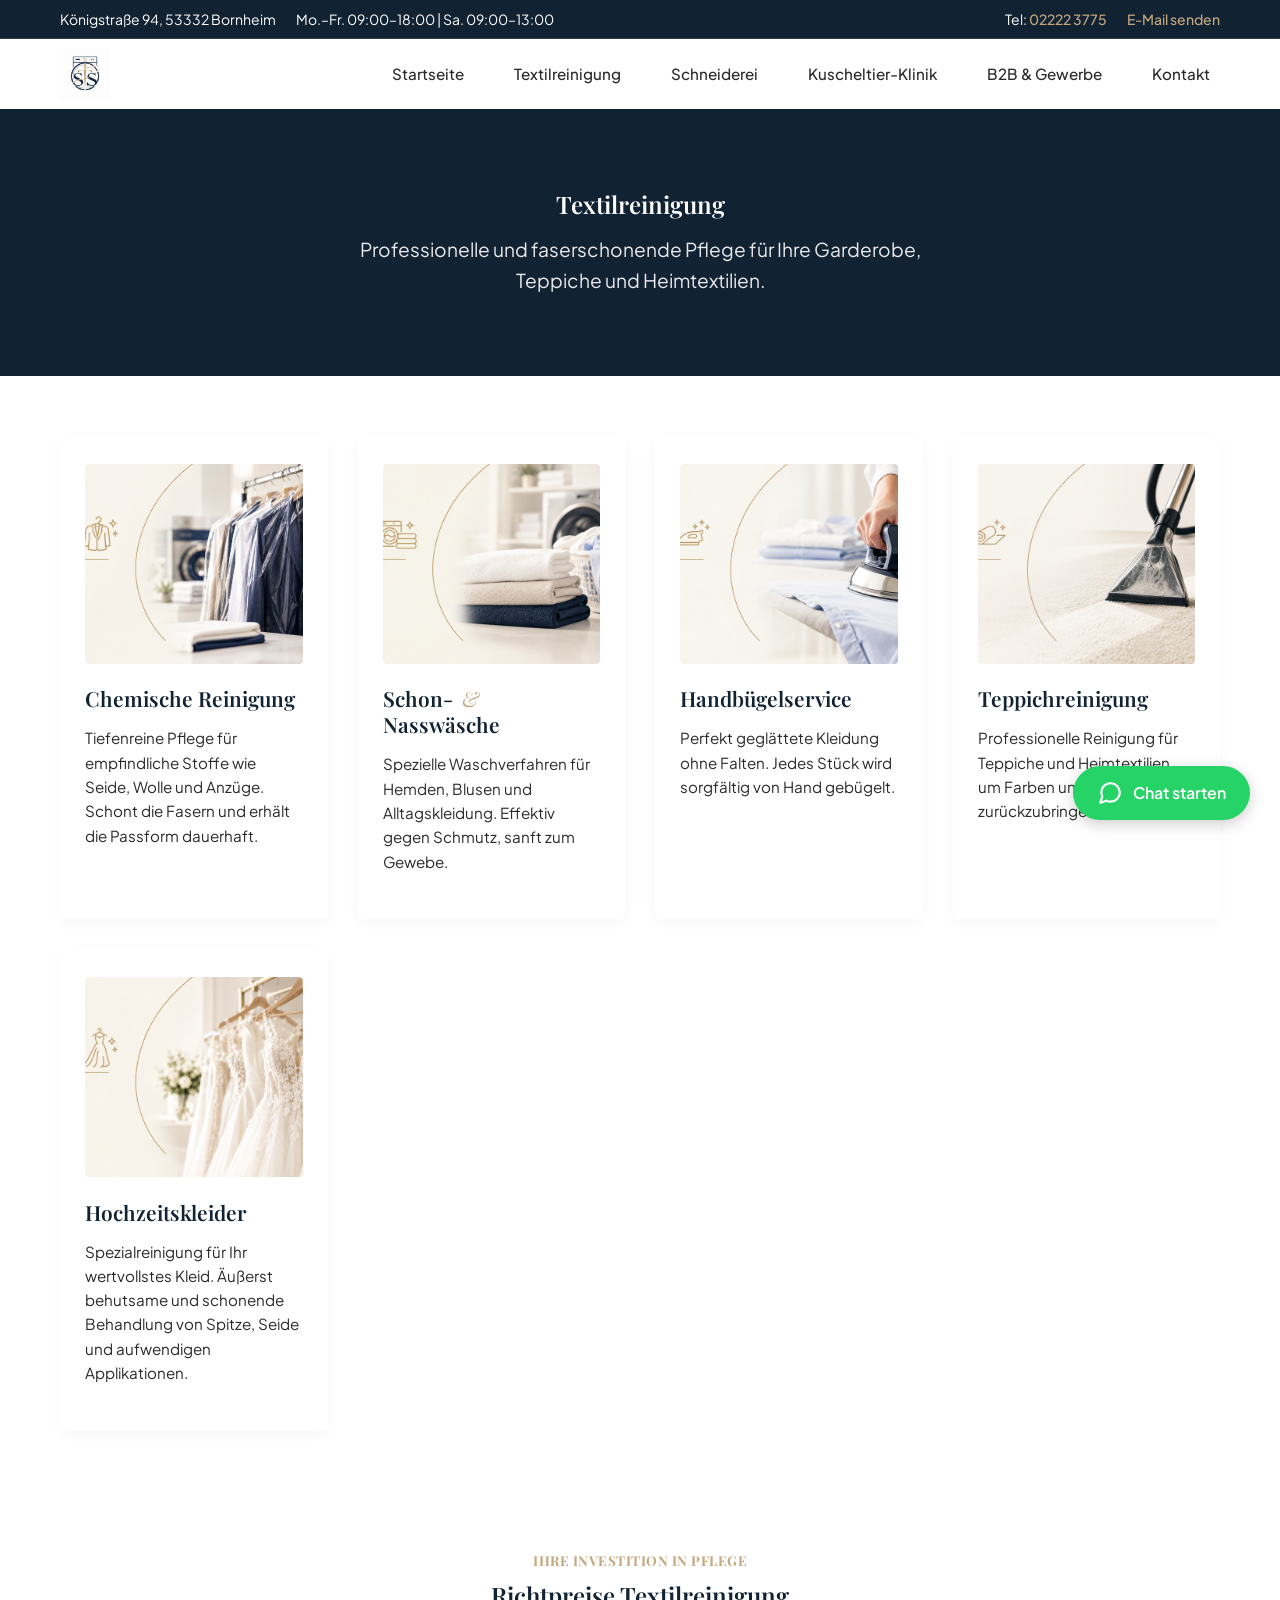
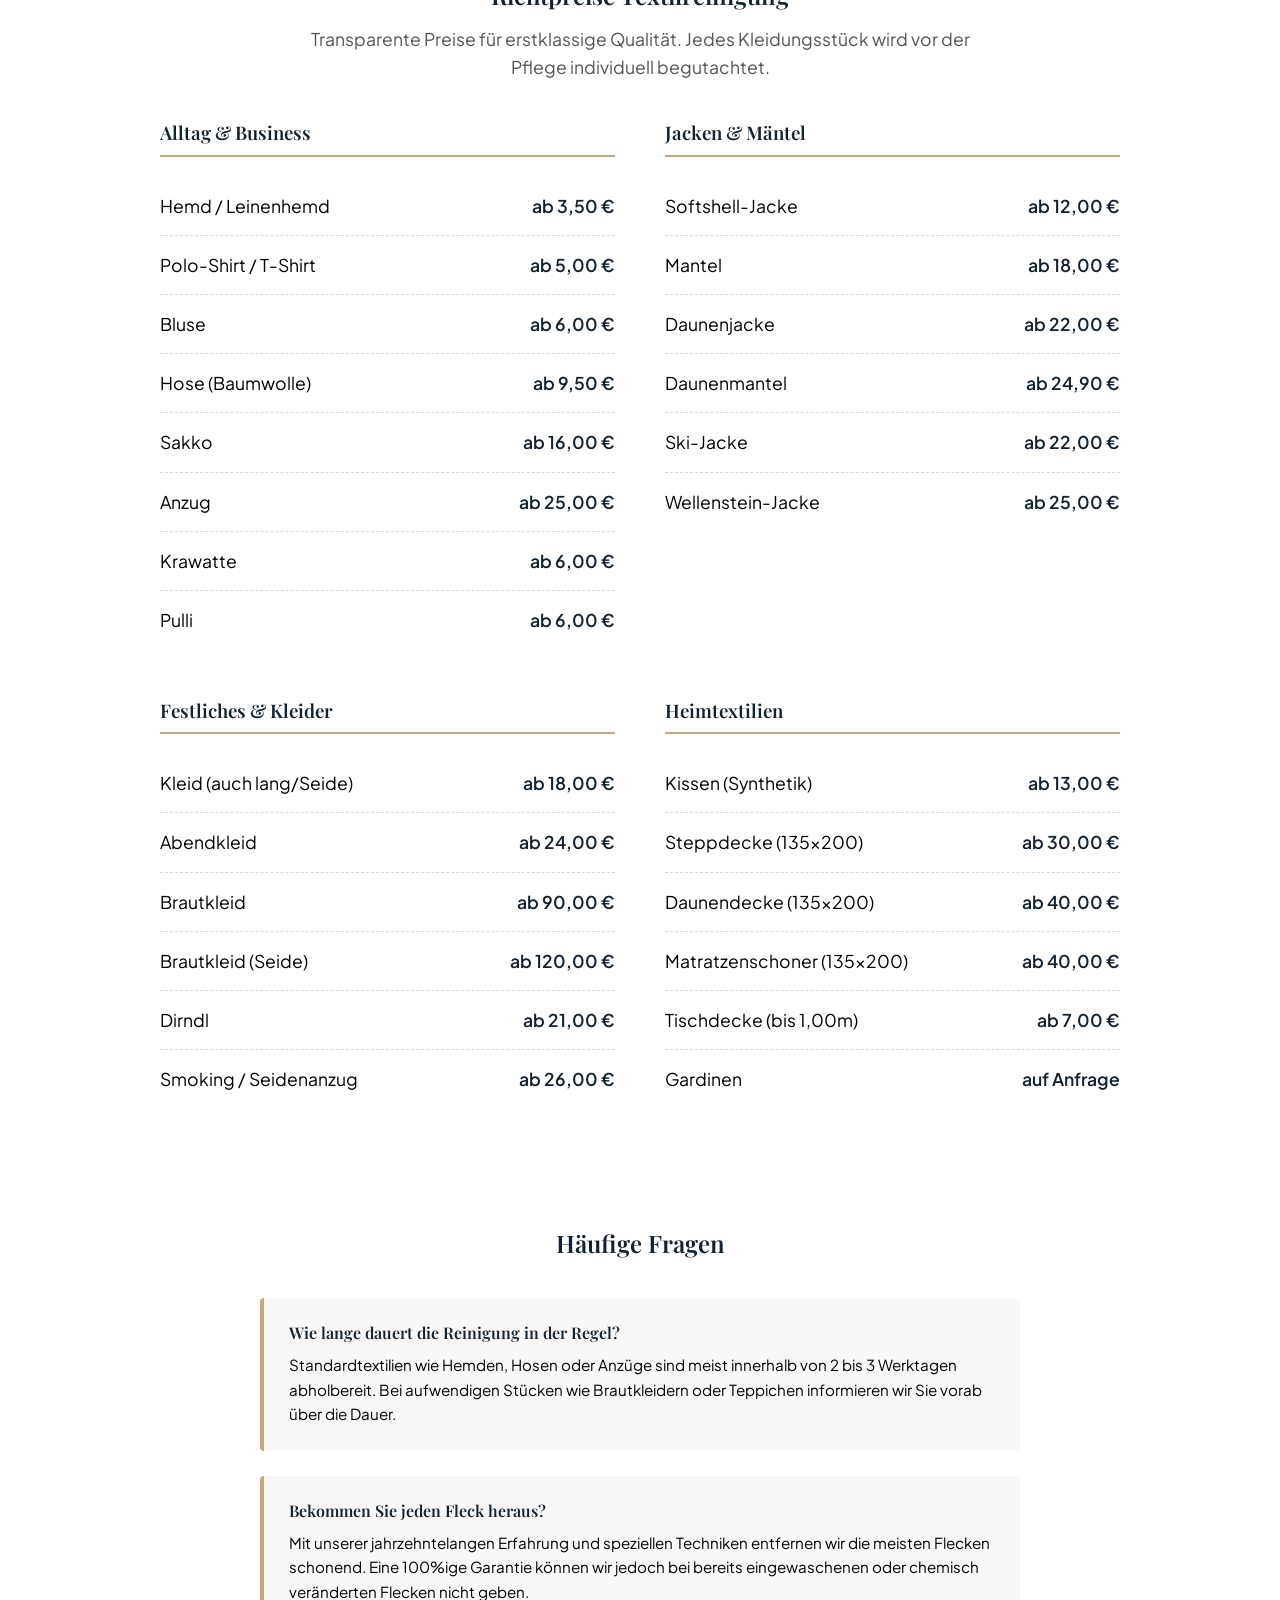
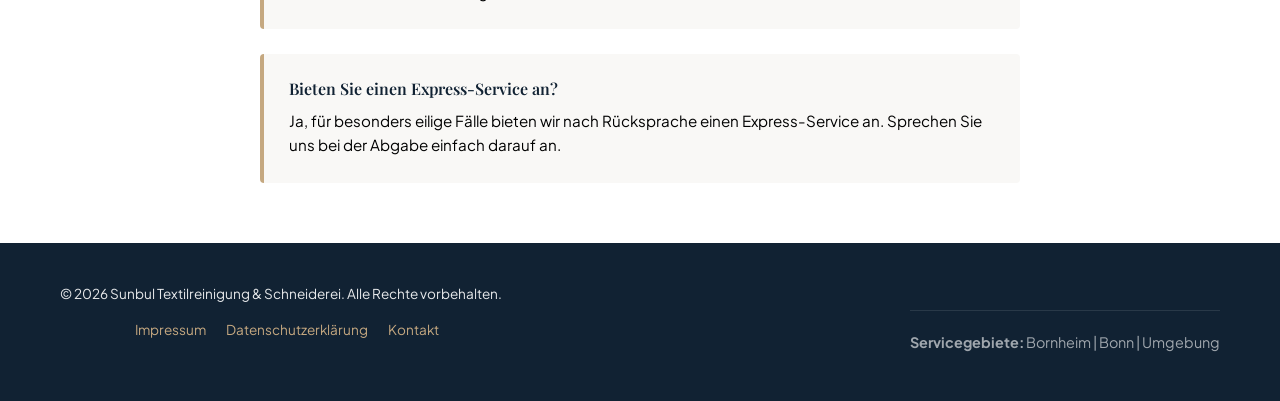
<file: textilreinigung.html>
<!DOCTYPE html>
<html lang="de">
<head>
    <meta charset="UTF-8">
    <meta name="viewport" content="width=device-width, initial-scale=1.0">
    <title>Textilreinigung & Brautkleid Reinigung in Bornheim & Bonn | Sunbul</title>
    <meta name="description" content="Professionelle Textilreinigung für Alltags- und Festgarderobe. Ihr Spezialist für schonende Brautkleid Reinigung für Bornheim, Bonn und Umgebung.">
    
    <!-- Google Fonts -->
    <link rel="preconnect" href="https://fonts.googleapis.com">
    <link rel="preconnect" href="https://fonts.gstatic.com" crossorigin>
    <link href="https://fonts.googleapis.com/css2?family=Playfair+Display:ital,wght@0,600;0,700;1,400&family=Plus+Jakarta+Sans:wght@400;500;600;700&display=swap" rel="stylesheet">
    
    <!-- Stylesheet -->
    <link rel="stylesheet" href="style.css">
</head>
<body>

<!-- 1. TOP-BAR -->
    <aside class="top-bar">
        <div class="container">
            <div class="top-bar-info">
                <span>Königstraße 94, 53332 Bornheim</span>
                <span>Mo.–Fr. 09:00–18:00 | Sa. 09:00–13:00</span>
            </div>
            <div class="top-bar-contact">
                <span>Tel: <a href="tel:+4922223775">02222 3775</a></span>
                <a href="mailto:sts.textilreinigung@gmail.com" class="business-email">E-Mail senden</a>
            </div>
        </div>
    </aside>

    <!-- 2. HAUPT-HEADER -->
    <header class="main-header">
        <div class="container nav-container">
            <div class="logo">
                <a href="index.html">
                    <img src="images/logo.png.png" alt="STS Logo" class="header-logo">
                </a>
            </div>

            <nav aria-label="Hauptnavigation">
                <ul class="nav-menu">
                    <li><a href="index.html" class="nav-link">Startseite</a></li>
<li><a href="textilreinigung.html" class="nav-link">Textilreinigung</a></li>
                    <li><a href="schneiderei.html" class="nav-link">Schneiderei</a></li>
                    <li><a href="kuscheltier.html" class="nav-link">Kuscheltier-Klinik</a></li>
                    <li><a href="b2b.html" class="nav-link">B2B &amp; Gewerbe</a></li>
                    <li><a href="kontakt.html" class="nav-link">Kontakt</a></li>
                </ul>
            </nav>

            <div class="mobile-header-actions">
                <a href="tel:+4922223775" class="mobile-phone-cta" aria-label="Anrufen">
                    <svg viewBox="0 0 24 24" width="20" height="20" fill="none" stroke="currentColor" stroke-width="2" stroke-linecap="round" stroke-linejoin="round">
                        <path d="M22 16.92v3a2 2 0 0 1-2.18 2 19.79 19.79 0 0 1-8.63-3.07 19.5 19.5 0 0 1-6-6 19.79 19.79 0 0 1-3.07-8.67A2 2 0 0 1 4.11 2h3a2 2 0 0 1 2 1.72 12.84 12.84 0 0 0 .7 2.81 2 2 0 0 1-.45 2.11L8.09 9.91a16 16 0 0 0 6 6l1.27-1.27a2 2 0 0 1 2.11-.45 12.84 12.84 0 0 0 2.81.7A2 2 0 0 1 22 16.92z"></path>
                    </svg>
                </a>
                <button class="menu-toggle" aria-label="Menü öffnen" aria-expanded="false">
                    <svg viewBox="0 0 24 24" width="28" height="28" stroke="currentColor" stroke-width="2" fill="none">
                        <line x1="3" y1="12" x2="21" y2="12"></line>
                        <line x1="3" y1="6" x2="21" y2="6"></line>
                        <line x1="3" y1="18" x2="21" y2="18"></line>
                    </svg>
                </button>
            </div>
        </div>
    </header>

    <!-- HAUPTINHALT DER UNTERSEITE -->
    <main>
        <!-- Kopfbereich der Seite -->
        <section class="page-hero" style="background-color: var(--color-primary); padding: 60px 20px; text-align: center;">
            <div class="container">
                <h1 style="color: #ffffff; margin-bottom: 15px;">Textilreinigung</h1>
                <p style="font-size: 1.2rem; max-width: 600px; margin: 0 auto; color: rgba(255,255,255,0.9);">Professionelle und faserschonende Pflege für Ihre Garderobe, Teppiche und Heimtextilien.</p>
            </div>
        </section>

        <!-- Leistungsbereiche -->
        <section style="padding: 80px 20px;">
            <div class="container">
                <div class="services-grid">
                    
                    <!-- Karte 1 -->
                    <div class="service-card">
                        <img src="images/chemisch.png" alt="Chemische Reinigung" class="card-image">
                        <h3>Chemische Reinigung</h3>
                        <p>Tiefenreine Pflege für empfindliche Stoffe wie Seide, Wolle und Anzüge. Schont die Fasern und erhält die Passform dauerhaft.</p>
                    </div>

                    <!-- Karte 2 -->
                    <div class="service-card">
                        <img src="images/nasswasch.png" alt="Schon- & Nasswäsche" class="card-image">
                        <h3>Schon- <span class="amp">&amp;</span> Nasswäsche</h3>
                        <p>Spezielle Waschverfahren für Hemden, Blusen und Alltagskleidung. Effektiv gegen Schmutz, sanft zum Gewebe.</p>
                    </div>

                    <!-- Karte 3 -->
                    <div class="service-card">
                        <img src="images/bugeln.png" alt="Handbügelservice" class="card-image">
                        <h3>Handbügelservice</h3>
                        <p>Perfekt geglättete Kleidung ohne Falten. Jedes Stück wird sorgfältig von Hand gebügelt.</p>
                    </div>

                    <!-- Karte 4 -->
                    <div class="service-card">
                        <img src="images/teppich.png" alt="Teppichreinigung" class="card-image">
                        <h3>Teppichreinigung</h3>
                        <p>Professionelle Reinigung für Teppiche und Heimtextilien, um Farben und Frische zurückzubringen.</p>
                    </div>

                    <!-- Karte 5 (NEU: Hochzeitskleider) -->
                    <div class="service-card">
                        <img src="images/hochzeit.png" alt="Hochzeitskleider" class="card-image">
                        <h3>Hochzeitskleider</h3>
                        <p>Spezialreinigung für Ihr wertvollstes Kleid. Äußerst behutsame und schonende Behandlung von Spitze, Seide und aufwendigen Applikationen.</p>
                    </div>

                </div>
            </div>
        </section>

<!-- PREISLISTE TEXTILREINIGUNG -->
        <section style="padding: 80px 20px; background-color: #ffffff;">
            <div class="container" style="max-width: 1000px; margin: 0 auto;">
                
                <!-- Die von dir gewünschte Überschrift und Text -->
                <div class="section-header text-center" style="margin-bottom: 40px;">
                    <span class="section-tag">Ihre Investition in Pflege</span>
                    <h2>Richtpreise Textilreinigung</h2>
                    <p class="section-intro" style="font-size: 1.1rem; max-width: 700px; margin: 15px auto 0;">Transparente Preise für erstklassige Qualität. Jedes Kleidungsstück wird vor der Pflege individuell begutachtet.</p>
                </div>

                <!-- Das Preis-Gitter -->
                <div style="display: grid; grid-template-columns: repeat(auto-fit, minmax(300px, 1fr)); gap: 50px;">
                    
                    <!-- Kategorie 1: Alltag & Business -->
                    <div>
                        <h3 style="color: var(--color-primary); margin-bottom: 20px; border-bottom: 2px solid var(--color-accent); padding-bottom: 10px;">Alltag & Business</h3>
                        <ul class="price-list">
                            <li><span>Hemd / Leinenhemd</span> <span>ab 3,50 €</span></li>
                            <li><span>Polo-Shirt / T-Shirt</span> <span>ab 5,00 €</span></li>
                            <li><span>Bluse</span> <span>ab 6,00 €</span></li>
                            <li><span>Hose (Baumwolle)</span> <span>ab 9,50 €</span></li>
                            <li><span>Sakko</span> <span>ab 16,00 €</span></li>
                            <li><span>Anzug</span> <span>ab 25,00 €</span></li>
                            <li><span>Krawatte</span> <span>ab 6,00 €</span></li>
                            <li><span>Pulli</span> <span>ab 6,00 €</span></li>
                        </ul>
                    </div>

                    <!-- Kategorie 2: Jacken & Mäntel -->
                    <div>
                        <h3 style="color: var(--color-primary); margin-bottom: 20px; border-bottom: 2px solid var(--color-accent); padding-bottom: 10px;">Jacken & Mäntel</h3>
                        <ul class="price-list">
                            <li><span>Softshell-Jacke</span> <span>ab 12,00 €</span></li>
                            <li><span>Mantel</span> <span>ab 18,00 €</span></li>
                            <li><span>Daunenjacke</span> <span>ab 22,00 €</span></li>
                            <li><span>Daunenmantel</span> <span>ab 24,90 €</span></li>
                            <li><span>Ski-Jacke</span> <span>ab 22,00 €</span></li>
                            <li><span>Wellenstein-Jacke</span> <span>ab 25,00 €</span></li>
                        </ul>
                    </div>

                    <!-- Kategorie 3: Festliches & Kleider -->
                    <div>
                        <h3 style="color: var(--color-primary); margin-bottom: 20px; border-bottom: 2px solid var(--color-accent); padding-bottom: 10px;">Festliches & Kleider</h3>
                        <ul class="price-list">
                            <li><span>Kleid (auch lang/Seide)</span> <span>ab 18,00 €</span></li>
                            <li><span>Abendkleid</span> <span>ab 24,00 €</span></li>
                            <li><span>Brautkleid</span> <span>ab 90,00 €</span></li>
                            <li><span>Brautkleid (Seide)</span> <span>ab 120,00 €</span></li>
                            <li><span>Dirndl</span> <span>ab 21,00 €</span></li>
                            <li><span>Smoking / Seidenanzug</span> <span>ab 26,00 €</span></li>
                        </ul>
                    </div>

                    <!-- Kategorie 4: Heimtextilien -->
                    <div>
                        <h3 style="color: var(--color-primary); margin-bottom: 20px; border-bottom: 2px solid var(--color-accent); padding-bottom: 10px;">Heimtextilien</h3>
                        <ul class="price-list">
                            <li><span>Kissen (Synthetik)</span> <span>ab 13,00 €</span></li>
                            <li><span>Steppdecke (135x200)</span> <span>ab 30,00 €</span></li>
                            <li><span>Daunendecke (135x200)</span> <span>ab 40,00 €</span></li>
                            <li><span>Matratzenschoner (135x200)</span> <span>ab 40,00 €</span></li>
                            <li><span>Tischdecke (bis 1,00m)</span> <span>ab 7,00 €</span></li>
                            <li><span>Gardinen</span> <span>auf Anfrage</span></li>
                        </ul>
                    </div>
                </div>

            </div>
        </section>

        <!-- FAQ BEREICH -->
        <section class="faq-section" style="padding: 80px 20px;">
            <div class="container" style="max-width: 800px; margin: 0 auto;">
                <div class="section-header text-center" style="margin-bottom: 40px;">
                    <h2>Häufige Fragen</h2>
                </div>

                <div class="faq-grid">
                    <div class="faq-item">
                        <h4>Wie lange dauert die Reinigung in der Regel?</h4>
                        <p>Standardtextilien wie Hemden, Hosen oder Anzüge sind meist innerhalb von 2 bis 3 Werktagen abholbereit. Bei aufwendigen Stücken wie Brautkleidern oder Teppichen informieren wir Sie vorab über die Dauer.</p>
                    </div>
                    <div class="faq-item">
                        <h4>Bekommen Sie jeden Fleck heraus?</h4>
                        <p>Mit unserer jahrzehntelangen Erfahrung und speziellen Techniken entfernen wir die meisten Flecken schonend. Eine 100%ige Garantie können wir jedoch bei bereits eingewaschenen oder chemisch veränderten Flecken nicht geben.</p>
                    </div>
                    <div class="faq-item">
                        <h4>Bieten Sie einen Express-Service an?</h4>
                        <p>Ja, für besonders eilige Fälle bieten wir nach Rücksprache einen Express-Service an. Sprechen Sie uns bei der Abgabe einfach darauf an.</p>
                    </div>
                </div>
            </div>
        </section>
    </main>

    <!-- 4. FOOTER -->
    <!-- 4. FOOTER (Phase 27) -->
    <footer class="site-footer" style="background-color: var(--color-primary); color: #ffffff; padding: 40px 20px; text-align: center;">
        <div class="container footer-content">
            <div class="footer-legal" style="margin-bottom: 20px;">
                <p style="margin: 0; color: rgba(255,255,255,0.9);">&copy; 2026 Sunbul Textilreinigung & Schneiderei. Alle Rechte vorbehalten.</p>
                <nav class="legal-links" style="display: flex; justify-content: center; flex-wrap: wrap; gap: 20px; margin-top: 15px;">
                    <a href="impressum.html" style="color: var(--color-accent); text-decoration: none;">Impressum</a>
                    <a href="datenschutz.html" style="color: var(--color-accent); text-decoration: none;">Datenschutzerklärung</a>
                    <a href="kontakt.html" style="color: var(--color-accent); text-decoration: none;">Kontakt</a>
                </nav>
            </div>
            
            <div class="footer-service" style="margin-top: 20px; padding-top: 20px; border-top: 1px solid rgba(255,255,255,0.1);">
                <p style="margin: 0; color: rgba(255,255,255,0.6); font-size: 0.9rem;"><strong>Servicegebiete:</strong> Bornheim | Bonn | Umgebung</p>
            </div>
        </div>
    </footer>

    <!-- SCHWEBENDER WHATSAPP-BUTTON -->
    <a href="https://wa.me/4915759547628?text=Hallo%20STS%20Team,%20ich%20habe%20eine%20Reinigungsanfrage." class="whatsapp-float" target="_blank" rel="noopener noreferrer">
        <svg viewBox="0 0 24 24" width="24" height="24" fill="none" stroke="currentColor" stroke-width="2" stroke-linecap="round" stroke-linejoin="round">
            <path d="M21 11.5a8.38 8.38 0 0 1-.9 3.8 8.5 8.5 0 0 1-7.6 4.7 8.38 8.38 0 0 1-3.8-.9L3 21l1.9-5.7a8.38 8.38 0 0 1-.9-3.8 8.5 8.5 0 0 1 4.7-7.6 8.38 8.38 0 0 1 3.8-.9h.5a8.48 8.48 0 0 1 8 8v.5z"></path>
        </svg>
        <span>Chat starten</span>
    </a>
<!-- JAVASCRIPT FÜR HEADER & NAVIGATION -->
    <script>
        document.addEventListener("DOMContentLoaded", function() {
            // Mobile Menu Toggle
            const menuToggle = document.querySelector(".menu-toggle");
            const navMenu = document.querySelector(".nav-menu");

            if (menuToggle && navMenu) {
                menuToggle.addEventListener("click", function() {
                    // Wir schalten sicherheitshalber beide Klassen, da im CSS manchmal 'active' und manchmal 'is-open' genutzt wird
                    navMenu.classList.toggle("active");
                    navMenu.classList.toggle("is-open");
                });
            }

            // Sticky Header & Scroll To Top
            const header = document.querySelector(".main-header");
            const scrollTopBtn = document.querySelector('.scroll-top-btn');

            window.addEventListener('scroll', function() {
                if (header) {
                    if (window.scrollY > 50) header.classList.add("compact");
                    else header.classList.remove("compact");
                }
                if (scrollTopBtn) {
                    if (window.scrollY > 300) scrollTopBtn.classList.add('visible');
                    else scrollTopBtn.classList.remove('visible');
                }
            });

            if (scrollTopBtn) {
                scrollTopBtn.addEventListener('click', function() {
                    window.scrollTo({ top: 0, behavior: 'smooth' });
                });
            }
        });
    </script>

</body>
</html>
</file>
<file: style.css>
/* ==========================================================================
   STS TEXTILREINIGUNG & SCHNEIDEREI - DESIGN SYSTEM TOKENS (v1.0)
   ========================================================================== */

/* ==========================================================================
   PHASE 23: ZENTRALES FARB- UND DESIGNSYSTEM
   ========================================================================== */
:root {
  /* FARBEN (Punkte 222, 223, 224, 225) */
  --color-primary: #112233;    /* Deep Navy - Souverän, Vertrauen, Sauberkeit */
  --color-background: #f9f8f6;  /* Creme/Off-White - Warme, wertige Flächen */
  --color-accent: #c5a880;     /* Muted Sandgold - Wird extrem sparsam eingesetzt! */
  
  --text-dark: #2a2a2a;
  --text-muted: #555555;
  
  /* TYPOGRAFIE (Punkte 228, 229) */
  --font-serif: 'Playfair Display', serif;       /* Für markante, große Überschriften */
  --font-sans: 'Plus Jakarta Sans', sans-serif;  /* Für perfekte Lesbarkeit bei UI & Text */
  
  /* FORMENSPRACHE (Punkte 226, 227) */
  --border-radius: 4px; /* Dezente Radien. Übermäßig runde "Blasen" sind verboten. */
  
  /* ABSTÄNDE / SPACING (Punkt 233) */
  --spacing-sm: 15px;
  --spacing-md: 30px;
  --spacing-lg: 60px;
  --spacing-xl: 80px;
/* NEU: Hält das Layout beim Rauszoomen perfekt zusammen */
  --max-width: 1200px; 
}

/* ==========================================================================
   GLOBALE REGELN (Punkte 228 bis 232)
   ========================================================================== */

/* Globale Fließtext-Schrift (229) */
body {
  font-family: var(--font-sans);
  color: var(--text-dark);
}

/* Serifenschrift für alle Überschriften (228) */
h1, h2, h3, h4, h5, h6, .section-tag {
  font-family: var(--font-serif);
  color: var(--color-primary);
}

/* 230: Einheitliche Buttonstile */
.header-cta, button[type="submit"] {
  border-radius: var(--border-radius) !important;
  font-family: var(--font-sans);
  background-color: var(--color-accent); /* Hintergrund in Gold */
  color: var(--color-primary) !important; /* Schrift in Dunkelblau erzwingen */
  border: none;
  font-weight: 600;
  transition: opacity 0.3s ease;
}

.header-cta:hover, button[type="submit"]:hover {
  opacity: 0.9;
}

/* 231: Einheitliche Inputstile (zwingt alle Formulare auf den gleichen Look) */
input[type="text"], input[type="email"], input[type="tel"], input[type="date"], select, textarea {
  font-family: var(--font-sans);
  border-radius: var(--border-radius) !important;
  border: 1px solid #ccc;
}

/* 232: Einheitliche Kartenstile (entfernt alte runde Ecken, erzwingt 4px) */
.service-card, .price-card, .step-card, .faq-item {
  border-radius: var(--border-radius) !important;
  background-color: #ffffff; /* Heben sich dezent von der Creme-Fläche ab */
}

/* Basis-Reset */
*, *::before, *::after {
  box-sizing: border-box;
  margin: 0;
  padding: 0;
}

body {
  font-family: var(--font-sans);
  background-color: var(--color-bg);
  color: var(--text-main);
  line-height: 1.6;
  -webkit-font-smoothing: antialiased;
}

/* Typografie Grundhierarchie */
h1, h2, h3, h4 {
  font-family: var(--font-serif);
  color: var(--color-primary);
  font-weight: 600;
  line-height: 1.25;
}

/* Globaler Layout-Container */
.container {
  width: 100%;
  max-width: var(--max-width);
  margin-left: auto;
  margin-right: auto;
  padding-left: 20px;
  padding-right: 20px;
}

/* ==========================================================================
   HEADER & NAVIGATION
   ========================================================================== */

/* Top-Bar (Öffnungszeiten & Direktkontakt) */
.top-bar {
  background-color: var(--color-primary);
  color: #ffffff;
  font-size: 0.875rem;
  padding: 8px 0;
  border-bottom: 1px solid rgba(197, 168, 128, 0.2);
}

.top-bar .container {
  display: flex;
  justify-content: space-between;
  align-items: center;
}

.top-bar-info, .top-bar-contact {
  display: flex;
  gap: 20px;
  align-items: center;
}

.top-bar a {
  color: var(--color-accent);
  text-decoration: none;
  font-weight: 500;
}

.top-bar a:hover {
  text-decoration: underline;
}

/* Haupt-Navigation (Sticky auf Desktop & Mobil) */
.main-header {
  position: sticky;
  top: 0;
  background-color: var(--color-surface);
  box-shadow: 0 2px 10px rgba(0, 0, 0, 0.05);
  z-index: 1000;
}

.nav-container {
  display: flex;
  justify-content: space-between;
  align-items: center;
  height: 70px;
}

/* Logo */
.logo a {
  font-family: var(--font-serif);
  font-size: 1.5rem;
  font-weight: 700;
  color: var(--color-primary);
  text-decoration: none;
  letter-spacing: 0.5px;
}

.logo span {
  color: var(--color-accent);
}

/* Navigations-Links */
.nav-menu {
  display: flex;
  list-style: none;
  gap: 24px;
  align-items: center;
}

.nav-link {
  font-family: var(--font-sans);
  font-size: 0.95rem;
  font-weight: 500;
  color: var(--text-main);
  text-decoration: none;
  transition: color 0.2s ease;
  min-height: var(--min-touch-size);
  display: inline-flex;
  align-items: center;
}

.nav-link:hover, .nav-link.active {
  color: var(--color-accent);
}

/* Header-CTA-Button */
.header-cta {
  background-color: var(--color-accent);
  color: var(--color-primary);
  padding: 10px 18px;
  border-radius: var(--radius-sm);
  text-decoration: none;
  font-weight: 600;
  font-size: 0.9rem;
  min-height: var(--min-touch-size);
  display: inline-flex;
  align-items: center;
  transition: background-color 0.2s ease;
}

.header-cta:hover {
  background-color: var(--color-accent-hover);
}

/* Mobile-Anpassung */
@media (max-width: 768px) {
  .top-bar {
    display: none;
  }

  .nav-menu {
    display: none;
  }

  .nav-container {
    height: 56px;
  }

  .logo a {
    font-size: 1.25rem;
  }
}
/* ==========================================================================
   HERO BEREICH (Ausbalanciert für Desktop & Mobile)
   ========================================================================== */
.hero {
  background-color: var(--color-primary); /* Dein dunkles Blau */
  color: var(--text-light);
  /* Nimmt dynamisch mind. 55% der Bildschirmhöhe ein */
  min-height: 55vh; 
  display: flex;
  align-items: center; 
  justify-content: center;
  text-align: center;
  padding: 40px 20px;
}

.hero-content {
  max-width: 900px;
  margin: 0 auto;
  display: flex;
  flex-direction: column;
  align-items: center;
}

.badge {
  font-size: 0.85rem;
  letter-spacing: 2px;
  text-transform: uppercase;
  color: var(--color-accent);
  border: 1px solid rgba(197, 168, 128, 0.4);
  padding: 6px 16px;
  border-radius: 4px;
  margin-bottom: 30px;
}

/* clamp() lässt die Schrift zwischen Handy und PC fließend mitwachsen */
.hero-title {
  font-size: clamp(2.2rem, 4.5vw, 4rem); 
  line-height: 1.15;
  margin-bottom: 8px;
  color: #ffffff; /* Diese Zeile macht den Text sichtbar */
}
.hero-subtitle {
  font-family: var(--font-serif);
  font-size: clamp(1.2rem, 2vw, 1.5rem);
  color: var(--color-accent);
  letter-spacing: 4px;
  margin-bottom: 30px;
  font-weight: 600;
}

.hero-motto {
  font-size: clamp(1.1rem, 2vw, 1.35rem);
  font-style: italic;
  color: rgba(249, 248, 246, 0.9);
  max-width: 650px;
  margin: 0 auto;
}

/* Spezifische Anpassung für Smartphones */
@media (max-width: 768px) {
  .hero {
    min-height: 40vh; /* Auf dem Handy etwas kompakter, damit man den Rest der Seite erahnt */
    padding: 60px 20px;
  }
  .badge {
    margin-bottom: 20px;
  }
  .hero-subtitle {
    margin-bottom: 20px;
  }
}

/* 4 Schnellwahl-Kacheln */
.quick-nav-grid {
  display: grid;
  grid-template-columns: repeat(auto-fit, minmax(220px, 1fr));
  gap: 16px;
  width: 100%;
  margin-top: 20px;
}

.quick-card {
  background-color: var(--color-surface);
  border: 1px solid rgba(197, 168, 128, 0.3);
  border-radius: var(--radius-md);
  padding: 20px 16px;
  text-decoration: none;
  display: flex;
  flex-direction: column;
  align-items: center;
  justify-content: center;
  transition: transform 0.2s ease, border-color 0.2s ease;
  min-height: var(--min-touch-size);
}

.quick-card strong {
  color: var(--color-primary);
  font-size: 1.05rem;
  margin-bottom: 4px;
}

.quick-card small {
  color: var(--text-muted);
  font-size: 0.8rem;
  text-align: center;
}

.quick-card:hover {
  transform: translateY(-3px);
  border-color: var(--color-accent);
}

/* ==========================================================================
   SPLIT SECTIONS (LEISTUNGSBLÖCKE)
   ========================================================================== */
.split-section {
  display: flex;
  align-items: center;
  justify-content: space-between;
  padding: 80px 20px;
  max-width: var(--max-width);
  margin: 0 auto;
  gap: 50px;
}

.split-section.reverse {
  flex-direction: row-reverse;
}

.bg-alt {
  background-color: #F2EFE9;
}

.split-text {
  flex: 1;
}

.split-image {
  flex: 1;
  display: flex;
  justify-content: center;
}

.split-image img {
  width: 100%;
  max-width: 500px;
  height: 340px;
  object-fit: cover;
  border-radius: var(--radius-md);
  box-shadow: 0 8px 24px rgba(0, 0, 0, 0.06);
}

.section-tag {
  color: var(--color-accent);
  font-weight: 700;
  font-size: 0.85rem;
  text-transform: uppercase;
  letter-spacing: 0.5px;
  display: block;
  margin-bottom: 8px;
}

.story-lead {
  font-weight: 500;
  font-size: 1.05rem;
  color: var(--color-primary);
  margin: 12px 0;
}

.feature-grid {
  display: flex;
  gap: 12px;
  margin: 20px 0;
  flex-wrap: wrap;
}

.feature-item {
  background-color: var(--color-surface);
  border: 1px solid rgba(0, 0, 0, 0.08);
  padding: 8px 14px;
  border-radius: var(--radius-sm);
  font-size: 0.85rem;
  font-weight: 600;
  color: var(--color-primary);
}

.nav-btn {
  background-color: var(--color-primary);
  color: var(--text-light);
  padding: 10px 20px;
  border-radius: var(--radius-sm);
  text-decoration: none;
  font-size: 0.9rem;
  font-weight: 600;
  display: inline-block;
  transition: background-color 0.2s ease;
  min-height: var(--min-touch-size);
  line-height: 28px;
}

.nav-btn:hover {
  background-color: var(--color-primary-light);
}

/* ==========================================================================
   ANFRAGE-FORMULAR & WHATSAPP
   ========================================================================== */
.inquiry-section {
  padding: 70px 0;
  background-color: var(--color-bg);
}

.inquiry-card {
  background-color: var(--color-surface);
  border: 1px solid rgba(197, 168, 128, 0.3);
  border-radius: var(--radius-lg);
  padding: 40px;
  max-width: 680px;
  margin: 0 auto;
  box-shadow: 0 4px 20px rgba(0, 0, 0, 0.04);
}

.inquiry-sub {
  color: var(--text-muted);
  font-size: 0.95rem;
  margin-bottom: 24px;
}

.inquiry-form {
  display: flex;
  flex-direction: column;
  gap: 16px;
}

.form-row {
  display: grid;
  grid-template-columns: 1fr 1fr;
  gap: 16px;
}

.form-group {
  display: flex;
  flex-direction: column;
  gap: 6px;
}

.form-group label {
  font-size: 0.85rem;
  font-weight: 600;
  color: var(--color-primary);
}

.form-group input,
.form-group select,
.form-group textarea {
  padding: 12px;
  border: 1px solid #D0D5DD;
  border-radius: var(--radius-sm);
  font-family: var(--font-sans);
  font-size: 0.95rem;
  background-color: var(--color-bg);
}

.form-group textarea {
  resize: vertical;
}

.submit-btn {
  background-color: #25D366; /* WhatsApp Green */
  color: #FFFFFF;
  border: none;
  padding: 14px;
  border-radius: var(--radius-sm);
  font-weight: 600;
  font-size: 1rem;
  cursor: pointer;
  min-height: var(--min-touch-size);
  transition: opacity 0.2s ease;
}

.submit-btn:hover {
  opacity: 0.9;
}

/* ==========================================================================
   KONTAKT, ZEITEN & STANDORT
   ========================================================================== */
.contact-section {
  background-color: var(--color-primary);
  color: var(--text-light);
  padding: 70px 0;
}

.contact-section h2 {
  color: var(--text-light);
  margin-bottom: 12px;
}

.contact-grid {
  display: grid;
  grid-template-columns: 1fr 1fr;
  gap: 40px;
  align-items: center;
}

.contact-address {
  line-height: 1.6;
  margin-bottom: 20px;
  color: rgba(249, 248, 246, 0.85);
}

.hours-list {
  display: flex;
  flex-direction: column;
  gap: 8px;
}

.hour-row {
  display: flex;
  justify-content: space-between;
  border-bottom: 1px solid rgba(255, 255, 255, 0.1);
  padding-bottom: 6px;
  font-size: 0.95rem;
}

.hour-row.closed {
  color: var(--color-accent);
}

/* ==========================================================================
   FOOTER & FLOATING WHATSAPP
   ========================================================================== */
.site-footer {
  background-color: #0A1424;
  color: var(--text-light);
  padding: 28px 0;
  font-size: 0.85rem;
}

.footer-content {
  display: flex;
  justify-content: space-between;
  align-items: center;
  flex-wrap: wrap;
  gap: 16px;
}

.legal-links {
  display: inline-flex;
  gap: 14px;
  margin-left: 12px;
}

.legal-links a {
  color: var(--color-accent);
  text-decoration: none;
}

.legal-links a:hover {
  text-decoration: underline;
}

/* ==========================================================================
   SCHWEBENDER WHATSAPP-BUTTON (Sichtbar & Befreit)
   ========================================================================== */
.whatsapp-float {
  position: fixed;
  bottom: 80px; /* Weiter nach oben gerückt, weg vom Rand */
  right: 30px;
  background-color: #25D366; /* Zurück zum auffälligen WhatsApp-Grün */
  color: #ffffff; /* Weiße Schrift */
  padding: 14px 24px;
  border-radius: 50px;
  display: flex;
  align-items: center;
  gap: 10px;
  box-shadow: 0 4px 15px rgba(0,0,0,0.2);
  text-decoration: none;
  font-weight: 600;
  z-index: 9999; /* Ganz nach vorne zwingen */
  transition: all 0.3s ease;
  border: none; 
}

.whatsapp-float:hover {
  background-color: #1EBE55;
  color: #ffffff;
  transform: translateY(-3px);
  box-shadow: 0 6px 20px rgba(0,0,0,0.25);
}

.whatsapp-float svg {
  width: 26px;
  height: 26px;
}

/* Versteckt das störende Netlify-Logo rigoros */
#netlify-badge, .netlify-badge {
  display: none !important;
}

@media (max-width: 768px) {
  .whatsapp-float {
    bottom: 90px; /* Hier haben wir den Abstand nach unten deutlich vergrößert */
    right: 20px;
    padding: 12px 20px;
  }
}

/* ==========================================================================
   MOBILE RESPONSIVE REGELN (STRIKT BILD -> TEXT)
   ========================================================================== */
@media (max-width: 768px) {
  .split-section,
  .split-section.reverse {
    flex-direction: column-reverse; /* Bild immer oben, Text darunter */
    padding: 40px 20px;
    gap: 24px;
  }

  .split-image img {
    height: 220px; /* Kompaktes Bild laut Anforderung */
  }

  .form-row,
  .contact-grid {
    grid-template-columns: 1fr;
  }

  .inquiry-card {
    padding: 24px 16px;
  }

  .footer-content {
    flex-direction: column;
    text-align: center;
  }

  .legal-links {
    margin-left: 0;
    margin-top: 8px;
  }
}
/* ==========================================================================
   PREIS-KARTEN GRID
   ========================================================================== */
.price-grid {
  display: grid;
  grid-template-columns: repeat(auto-fit, minmax(260px, 1fr));
  gap: 24px;
}

.price-card {
  background-color: var(--color-surface);
  border: 1px solid rgba(0, 0, 0, 0.08);
  border-radius: var(--radius-md);
  padding: 24px;
  display: flex;
  flex-direction: column;
  box-shadow: 0 2px 8px rgba(0, 0, 0, 0.03);
}

.price-card h3 {
  font-size: 1.2rem;
  margin-bottom: 8px;
}

.price-val {
  font-family: var(--font-sans);
  font-size: 1.4rem;
  font-weight: 700;
  color: var(--color-accent);
  margin-bottom: 12px;
}

.price-desc {
  font-size: 0.9rem;
  color: var(--text-muted);
  line-height: 1.5;
}

.highlight-card {
  border: 1px solid var(--color-accent);
  background-color: #FDFCF9;
}
/* ==========================================================================
   INTERAKTIONS-KOMPONENTEN (BURGER MENU & SCROLL-TO-TOP)
   ========================================================================== */

/* Mobile Burger-Button */
.menu-toggle {
  display: none;
  background: none;
  border: none;
  cursor: pointer;
  padding: 8px;
  color: var(--color-primary);
}

.menu-toggle svg {
  display: block;
}

/* Scroll-to-Top Button (Desktop only) */
.scroll-top-btn {
  display: none;
  position: fixed;
  bottom: 24px;
  right: 180px; /* Neben dem schwebenden WhatsApp-Button platziert */
  background-color: var(--color-surface);
  color: var(--color-primary);
  border: 1px solid rgba(15, 30, 54, 0.15);
  border-radius: var(--radius-sm);
  width: 44px;
  height: 44px;
  align-items: center;
  justify-content: center;
  cursor: pointer;
  box-shadow: 0 4px 12px rgba(0, 0, 0, 0.08);
  transition: opacity 0.2s ease, transform 0.2s ease;
  z-index: 990;
}

.scroll-top-btn:hover {
  transform: translateY(-2px);
  border-color: var(--color-accent);
}

/* Mobile Menü Anpassung */
@media (max-width: 768px) {
  .menu-toggle {
    display: flex;
    align-items: center;
    justify-content: center;
    min-height: var(--min-touch-size);
    min-width: var(--min-touch-size);
  }

  .nav-menu.is-open {
    display: flex;
    flex-direction: column;
    position: absolute;
    top: 56px;
    left: 0;
    width: 100%;
    background-color: var(--color-surface);
    padding: 20px;
    gap: 16px;
    box-shadow: 0 8px 16px rgba(0, 0, 0, 0.08);
    border-bottom: 1px solid rgba(0, 0, 0, 0.05);
  }

  .scroll-top-btn {
    display: none !important; /* Mobil bewusst ausgeblendet laut Spezifikation */
  }
}
.header-logo {
  max-height: 50px;
  width: auto;
  display: block;
}
/* Scroll-to-Top Button */
.scroll-top-btn {
  display: none; /* Am Anfang unsichtbar */
  position: fixed;
  bottom: 24px;
  right: 180px; /* Lässt Platz für den WhatsApp-Button */
  background-color: #ffffff;
  color: var(--color-primary);
  border: 1px solid rgba(15, 30, 54, 0.15);
  border-radius: 4px;
  width: 44px;
  height: 44px;
  align-items: center;
  justify-content: center;
  cursor: pointer;
  box-shadow: 0 4px 12px rgba(0, 0, 0, 0.08);
  transition: transform 0.2s ease, border-color 0.2s ease;
  z-index: 990;
}

.scroll-top-btn:hover {
  transform: translateY(-2px);
  border-color: #C5A880; /* Sandgold-Akzent beim Drüberfahren */
}

/* Auf dem Smartphone verstecken */
@media (max-width: 768px) {
  .scroll-top-btn {
    display: none !important;
  }
}
/* Abkürzung STS unter dem Firmennamen */
.hero-subtitle {
  font-family: var(--font-serif);
  font-size: 1.25rem;
  color: var(--color-accent);
  letter-spacing: 3px;
  margin-top: 6px;
  margin-bottom: 18px;
  font-weight: 600;
}
/* ==========================================================================
   ELEGANTES AMPERSAND (Nur für große Überschriften)
   ========================================================================== */
/* Wirkt nur in h1, h2, h3 und im Hero-Titel */
h1 .amp, h2 .amp, h3 .amp, .hero-title .amp {
  font-family: 'Playfair Display', serif;
  font-style: italic;
  font-weight: 400;
  color: var(--color-accent); /* Dein Sandgold */
  padding: 0 4px;
  display: inline-block;
}
/* ==========================================================================
   LEISTUNGSÜBERSICHT (Klickbare Kacheln)
   ========================================================================== */
.services-overview {
  padding: 80px 20px;
  background-color: #f9f8f6; /* Leichtes Grau/Beige zur Abgrenzung */
}

.text-center {
  text-align: center;
  margin-bottom: 50px;
}

.section-intro {
  max-width: 600px;
  margin: 15px auto 0 auto;
  color: var(--text-dark);
  opacity: 0.8;
}

.services-grid {
  display: grid;
  grid-template-columns: repeat(auto-fit, minmax(250px, 1fr));
  gap: 30px;
}

.service-card {
  display: block;
  text-decoration: none;
  color: var(--text-dark);
  background-color: #ffffff;
  padding: 35px 25px;
  border-radius: 4px;
  box-shadow: 0 4px 15px rgba(0,0,0,0.03);
  transition: transform 0.3s ease, box-shadow 0.3s ease;
  border-top: 3px solid transparent;
}

.service-card:hover {
  transform: translateY(-5px);
  box-shadow: 0 8px 25px rgba(0,0,0,0.08);
  border-top: 3px solid var(--color-accent); /* Goldene Linie beim Hover */
}

.service-card h3 {
  font-size: 1.3rem;
  margin-bottom: 15px;
}

.service-card p {
  font-size: 0.95rem;
  line-height: 1.6;
  margin-bottom: 20px;
}

.read-more {
  display: inline-block;
  color: var(--color-accent);
  font-weight: 600;
  font-size: 0.9rem;
}
/* ==========================================================================
   PREISLISTE & FAQ
   ========================================================================== */
.price-list {
  list-style: none;
  padding: 0;
  margin: 0;
}

.price-list li {
  display: flex;
  justify-content: space-between;
  padding: 15px 0;
  border-bottom: 1px dashed rgba(0,0,0,0.15);
  font-size: 1.1rem;
}

.price-list li:last-child {
  border-bottom: none;
}

.price-list li span:last-child {
  font-weight: 600;
  color: var(--color-primary);
  margin-left: 20px;
}

.faq-grid {
  display: flex;
  flex-direction: column;
  gap: 25px;
}

.faq-item {
  background: #f9f8f6;
  padding: 25px;
  border-radius: 4px;
  border-left: 4px solid var(--color-accent);
}

.faq-item h4 {
  margin-bottom: 10px;
  color: var(--color-primary);
}

.faq-item p {
  margin: 0;
  font-size: 0.95rem;
}
/* ==========================================================================
   SO FUNKTIONIERT ES (Schritte 1-4)
   ========================================================================== */
.steps-grid {
  display: grid;
  grid-template-columns: repeat(auto-fit, minmax(220px, 1fr));
  gap: 30px;
  position: relative;
}

.step-card {
  text-align: center;
  padding: 20px;
  background: #f9f8f6;
  border-radius: 4px;
  box-shadow: 0 4px 15px rgba(0,0,0,0.03);
  transition: transform 0.3s ease;
}

.step-card:hover {
  transform: translateY(-5px);
}

.step-number {
  width: 60px;
  height: 60px;
  background-color: var(--color-primary);
  color: var(--color-accent);
  border-radius: 50%;
  display: flex;
  align-items: center;
  justify-content: center;
  font-size: 1.5rem;
  font-weight: 700;
  margin: 0 auto 20px auto;
  font-family: var(--font-serif);
  border: 2px solid var(--color-accent);
}

.step-card h3 {
  font-size: 1.2rem;
  margin-bottom: 15px;
  color: var(--color-primary);
}

.step-card p {
  font-size: 0.95rem;
  line-height: 1.6;
  margin: 0;
}
/* ==========================================================================
   KUNDENSTIMMEN (Slider)
   ========================================================================== */
.slider-container {
  position: relative;
  min-height: 250px;
  display: flex;
  align-items: center;
  justify-content: center;
}

.testimonial-slide {
  display: none;
  width: 100%;
}

.stars {
  color: #FABB05; /* Das typische Google-Sterne-Gold */
  font-size: 1.5rem;
  letter-spacing: 2px;
  margin-bottom: 15px;
}

.review-text {
  font-size: 1.2rem;
  font-style: italic;
  line-height: 1.7;
  color: var(--text-dark);
  margin-bottom: 20px;
}

.review-author {
  font-weight: 600;
  color: var(--color-primary);
  font-size: 1.1rem;
}

/* Die Punkte unter dem Slider */
.dot {
  cursor: pointer;
  height: 12px;
  width: 12px;
  margin: 0 6px;
  background-color: #d4d4d4;
  border-radius: 50%;
  display: inline-block;
  transition: background-color 0.3s ease;
}

.active-dot, .dot:hover {
  background-color: var(--color-accent);
}

/* Sanfte Einblend-Animation */
.fade {
  animation-name: fadeAnim;
  animation-duration: 1s;
}

@keyframes fadeAnim {
  from {opacity: 0.4} 
  to {opacity: 1}
}

/* Auf dem Handy etwas kleinere Schrift für die Zitate */
@media (max-width: 768px) {
  .review-text {
    font-size: 1.05rem;
  }
  .slider-container {
    min-height: 300px;
  }
}
/* ==========================================================================
   HEADER, LOGO & NAVIGATION (Phase 19)
   ========================================================================== */
/* Logo Skalierung (Punkte 186, 187) */
.header-logo {
  height: 70px; /* Desktop Standard */
  width: auto;
  transition: height 0.3s ease;
}

/* Sticky Header & Kompaktmodus (Punkte 190, 191) */
.main-header {
  background: #ffffff;
  position: sticky;
  top: 0;
  z-index: 999;
  box-shadow: 0 2px 15px rgba(0,0,0,0.05);
  transition: background-color 0.3s ease;
}

.main-header.compact .header-logo {
  height: 50px; /* Wird beim Scrollen dezent kleiner */
}

.nav-container {
  display: flex;
  justify-content: space-between;
  align-items: center;
  padding: 15px 0;
  transition: padding 0.3s ease;
}

.main-header.compact .nav-container {
  padding: 8px 0;
}

/* Mobile Actions (Punkt 192) */
.mobile-header-actions {
  display: none;
  align-items: center;
  gap: 15px;
}

.mobile-phone-cta {
  display: flex;
  align-items: center;
  justify-content: center;
  width: 40px;
  height: 40px;
  background-color: var(--color-primary);
  color: var(--color-accent);
  border-radius: 50%;
  text-decoration: none;
  box-shadow: 0 2px 5px rgba(0,0,0,0.1);
}

.menu-toggle {
  background: none;
  border: none;
  cursor: pointer;
  color: var(--color-primary);
  display: flex;
  align-items: center;
  justify-content: center;
  padding: 0;
}

/* ---------------------------------------------------
   MOBILE MENÜ (bis 992px)
   --------------------------------------------------- */
@media (max-width: 992px) {
  .header-logo {
    height: 55px; /* Mobile Standard */
  }
  .main-header.compact .header-logo {
    height: 45px; /* Mobile Kompakt */
  }
  
  .nav-menu {
    display: none; /* Versteckt, bis Menü geöffnet wird */
    flex-direction: column;
    position: absolute;
    top: 100%;
    left: 0;
    width: 100%;
    background: #ffffff;
    box-shadow: 0 10px 15px rgba(0,0,0,0.05);
    padding: 10px 20px 20px;
    gap: 15px;
    margin: 0;
    list-style: none;
  }
  
  .nav-menu.active {
    display: flex; /* Zeigt das Menü beim Klick an */
  }
  
  .nav-menu li a {
    display: block;
    padding: 12px 10px;
    font-size: 1.1rem;
    font-weight: 500;
    color: var(--color-primary);
    text-decoration: none;
    border-bottom: 1px solid rgba(0,0,0,0.05);
  }
  
  .nav-menu li:last-child a {
    border-bottom: none;
  }
  
  nav[aria-label="Hauptnavigation"] {
    width: 100%;
  }
  
  /* Mobile Buttons einblenden */
  .mobile-header-actions {
    display: flex;
  }
}

/* ---------------------------------------------------
   DESKTOP MENÜ (ab 993px) (Punkt 188)
   --------------------------------------------------- */
@media (min-width: 993px) {
  .mobile-header-actions {
    display: none;
  }
  .nav-menu {
    display: flex;
    gap: 30px;
    list-style: none;
    margin: 0;
    padding: 0;
  }
  .nav-menu li a {
    text-decoration: none;
    color: var(--text-dark);
    font-weight: 500;
    transition: color 0.3s;
  }
  .nav-menu li a:hover,
  .nav-menu li a.active {
    color: var(--color-accent);
  }
}
/* ==========================================================================
   PHASE 20: MOBILE DESIGN & TOUCH-FLÄCHEN
   ========================================================================== */

/* 193: Standard Mobile Breakpoint (alles unter 768px Breite) */
@media (max-width: 768px) {
  
  /* 194, 195, 196: Hero & Über-uns Bereiche für Mobile anpassen (Abstände & Schrift) */
  .page-hero, .hero {
    padding: 40px 20px !important;
  }
  
  h1, .hero-title {
    font-size: 2.2rem !important;
    line-height: 1.2;
  }
  
  h2 {
    font-size: 1.8rem !important;
  }
  
  /* 197: Mobile-Muster "Bild -> Text" */
  /* Wenn Text und Bild nebeneinanderstehen, brechen sie auf dem Handy automatisch so um, dass das Bild IMMER über dem Text steht */
  .image-text-section {
    display: flex;
    flex-direction: column;
  }
  
  /* 198: Höhe der Leistungsbilder auf Mobile begrenzen */
  /* Verhindert, dass Bilder auf dem Handy den kompletten Bildschirm einnehmen */
  .service-image, .about-image {
    max-height: 250px !important;
    width: 100%;
    object-fit: cover;
    border-radius: 4px;
    margin-bottom: 20px;
  }
}

/* ==========================================================================
   TOUCHFLÄCHEN (min. 48px für optimale Bedienbarkeit - Punkte 199 bis 203)
   ========================================================================== */

/* 199: Buttons (min. 48px Klickhöhe) */
.header-cta, button[type="submit"] {
  min-height: 48px;
  display: inline-flex;
  align-items: center;
  justify-content: center;
}

/* 200: Touchfläche des Menüs (Hamburger-Button & Links) */
.menu-toggle {
  width: 48px !important;
  height: 48px !important;
}

.nav-menu li a {
  padding: 15px 10px !important; /* Sorgt für >48px Klickhöhe auf dem Handy für jeden Menüpunkt */
}

/* 201: WhatsApp & Telefon-CTA Touchflächen */
.whatsapp-float {
  min-height: 48px;
}

.mobile-phone-cta {
  width: 48px !important;
  height: 48px !important;
}

/* 202: Touchfläche der Kacheln (genug Innenabstand zum Scrollen ohne Fehlklicks) */
.service-card, .price-card, .step-card, .faq-item {
  padding: 25px !important; 
}

/* 203: Touchfläche der Formularfelder (Eingabefelder groß genug für dicke Daumen) */
input[type="text"],
input[type="email"],
input[type="tel"],
input[type="date"],
select,
textarea {
  min-height: 48px; 
}
/* ==========================================================================
   PHASE 21: DESKTOP DESIGN & ZICK-ZACK LAYOUT
   ========================================================================== */

/* 204 & 205: Max-Breite auf 1200px begrenzen und zentrieren */
.container {
  width: 100%;
  max-width: 1200px;
  margin: 0 auto;
  padding: 0 20px;
}

/* 206: Full-Bleed Sections. Der Hintergrund geht über die volle Breite, der Inhalt (.container) bleibt zentriert */
section {
  width: 100%;
}

/* 209: Textbreiten auf Desktop begrenzen (ca. 75 Zeichen für optimale Lesbarkeit) */
p {
  max-width: 75ch;
  margin-left: auto;
  margin-right: auto;
}

/* Linksbündige Texte (z.B. in Kacheln oder Formularen) wieder normal setzen */
.text-left p, .service-card p, .faq-item p, .zig-zag-text p, .split-text p {
  margin-left: 0;
  margin-right: 0;
}

/* 211: Übermäßigen Leerraum zwischen Sections reduzieren (überschreibt alte, zu große HTML-Werte) */
section {
  padding-top: 60px !important;
  padding-bottom: 60px !important;
}
.page-hero {
  padding-top: 80px !important;
  padding-bottom: 80px !important;
}

/* ==========================================================================
   DAS ZICK-ZACK LAYOUT FÜR DIE BILDER (Vorbereitung für Phase 13)
   ========================================================================== */
.zig-zag-container {
  display: flex;
  flex-direction: column;
  gap: 80px; /* Abstand zwischen den verschiedenen Themen */
}

/* 207: Desktop-Zick-Zack */
.zig-zag-row {
  display: flex;
  align-items: center;
  justify-content: space-between;
  gap: 50px; /* 210: Kontrollierter, nicht übermäßiger Leerraum zwischen Bild und Text */
}

/* Jede zweite Reihe automatisch umdrehen (Bild rechts, Text links) */
.zig-zag-row:nth-child(even) {
  flex-direction: row-reverse;
}

/* 208: Bildgrößen auf Desktop exakt vereinheitlichen */
.zig-zag-image {
  flex: 1;
  max-width: 500px;
  height: 380px;
  width: 100%;
  object-fit: cover;
  border-radius: 8px;
  box-shadow: 0 4px 20px rgba(0,0,0,0.08);
}

.zig-zag-text {
  flex: 1;
  max-width: 550px; /* Begrenzung für den Text im Zick-Zack */
}

/* Mobile Anpassung für das Zick-Zack (fällt untereinander, Bild immer oben) */
@media (max-width: 768px) {
  .zig-zag-row, .zig-zag-row:nth-child(even) {
    flex-direction: column;
    text-align: center;
    gap: 30px;
  }
  .zig-zag-text p {
    margin-left: auto;
    margin-right: auto;
  }
  .zig-zag-image {
    height: 250px;
  }
}
/* ==========================================================================
   PHASE 22: ANIMATIONEN & SCROLL-TO-TOP
   ========================================================================== */

/* 216 & 217: Dezenter Page-Enter-Effekt (0.6 Sekunden, weiches Einblenden) */
@keyframes fadeInPage {
  from { opacity: 0; }
  to { opacity: 1; }
}

body {
  animation: fadeInPage 0.6s ease-in-out forwards;
}

/* 214: Dezente Übergänge für alle Bilder */
img {
  transition: opacity 0.3s ease, transform 0.3s ease;
}

/* 218 & 219: Scroll-to-Top Button (Links positioniert!) */
.scroll-top-btn {
  position: fixed;
  bottom: 30px;
  left: 30px; /* Bewusst links, um WhatsApp auf der rechten Seite nicht zu überlagern */
  background-color: var(--color-primary);
  color: var(--color-accent);
  width: 45px;
  height: 45px;
  border-radius: 50%;
  border: 1px solid rgba(197, 168, 128, 0.3);
  display: flex;
  align-items: center;
  justify-content: center;
  cursor: pointer;
  box-shadow: 0 4px 15px rgba(0,0,0,0.15);
  
  /* 220: Startet unsichtbar und leicht nach unten versetzt */
  opacity: 0; 
  visibility: hidden;
  transform: translateY(20px);
  transition: all 0.3s ease;
  z-index: 999;
}

/* Diese Klasse wird per JavaScript hinzugefügt, wenn gescrollt wurde */
.scroll-top-btn.visible {
  opacity: 1;
  visibility: visible;
  transform: translateY(0);
}

.scroll-top-btn:hover {
  background-color: var(--color-accent);
  color: var(--color-primary);
}

/* 221: Mobile Anpassung für den Scroll-to-Top Button */
@media (max-width: 768px) {
  .scroll-top-btn {
    bottom: 20px;
    left: 20px;
    width: 40px;
    height: 40px;
  }
}
/* Bilder in den Leistungskarten */
.card-image {
  width: 100%;
  height: 200px;
  object-fit: cover;
  border-radius: 4px;
  margin-bottom: 15px;
}
</file>
